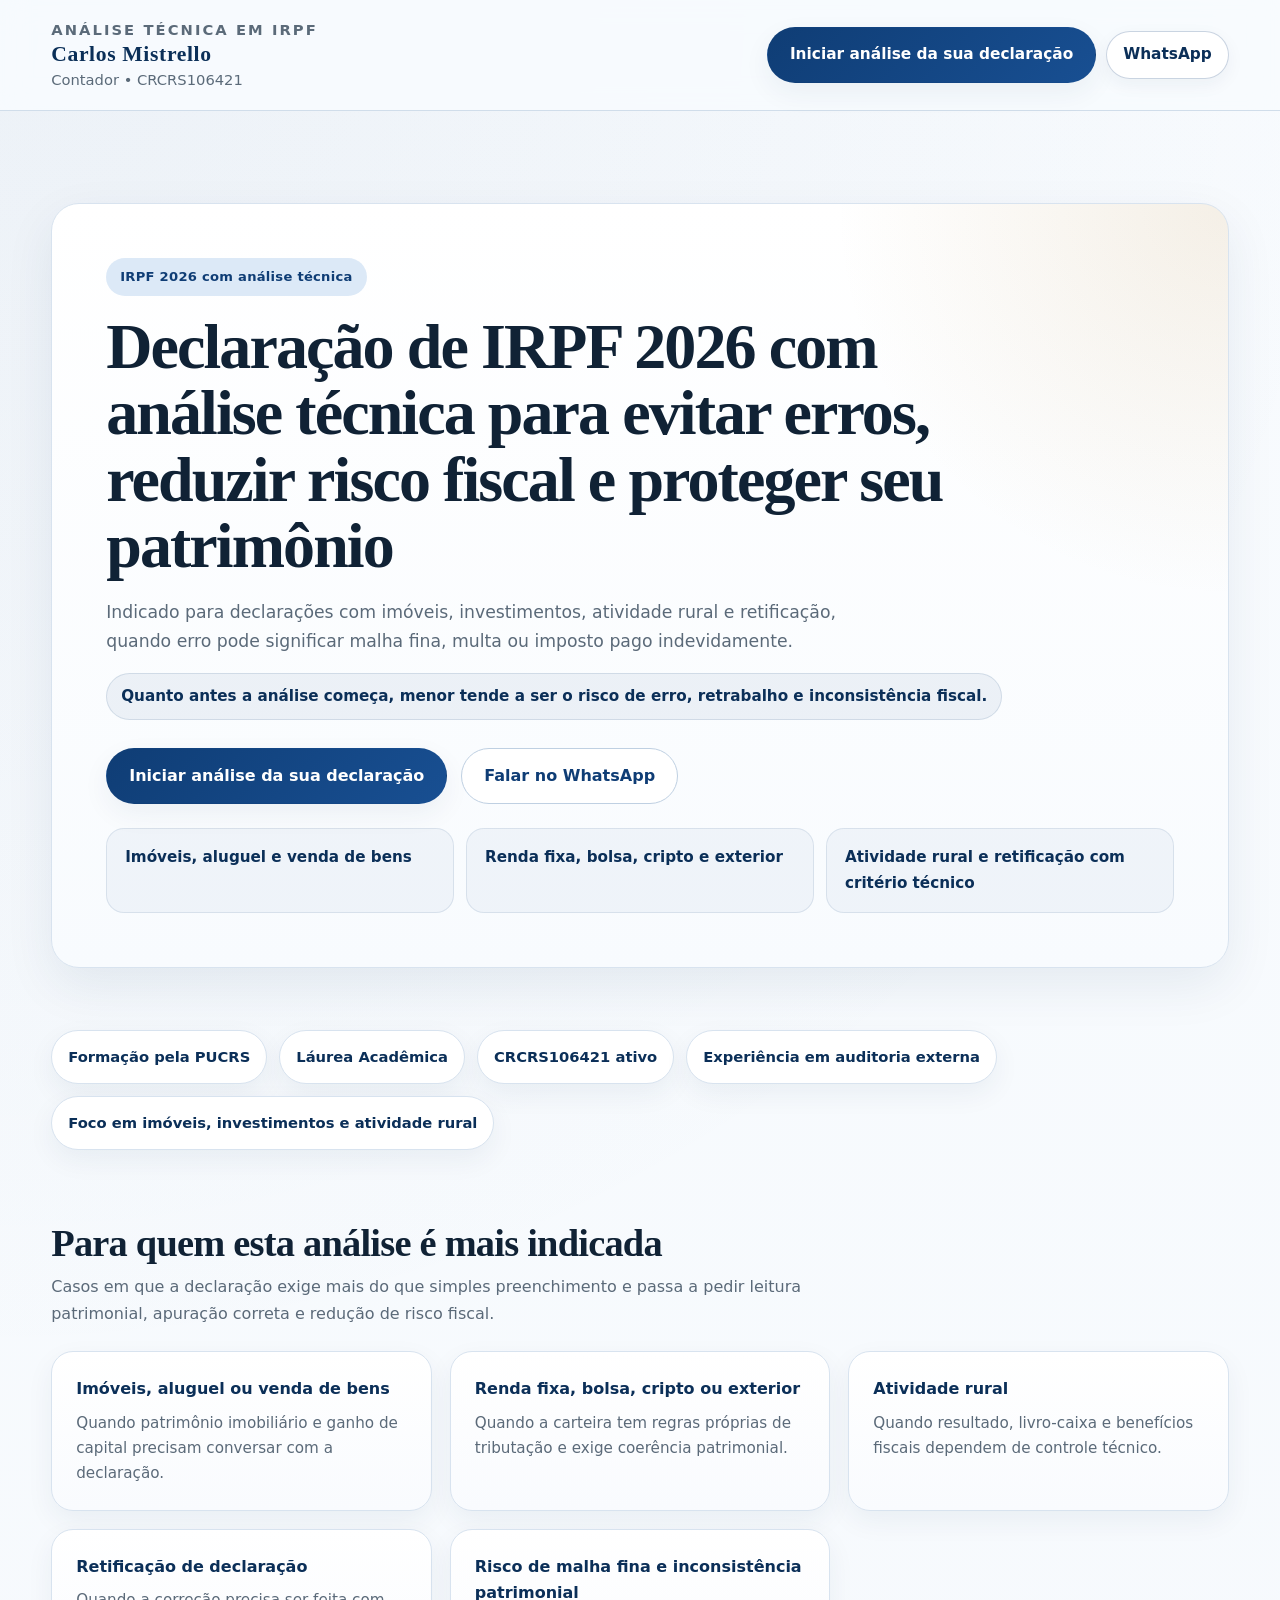
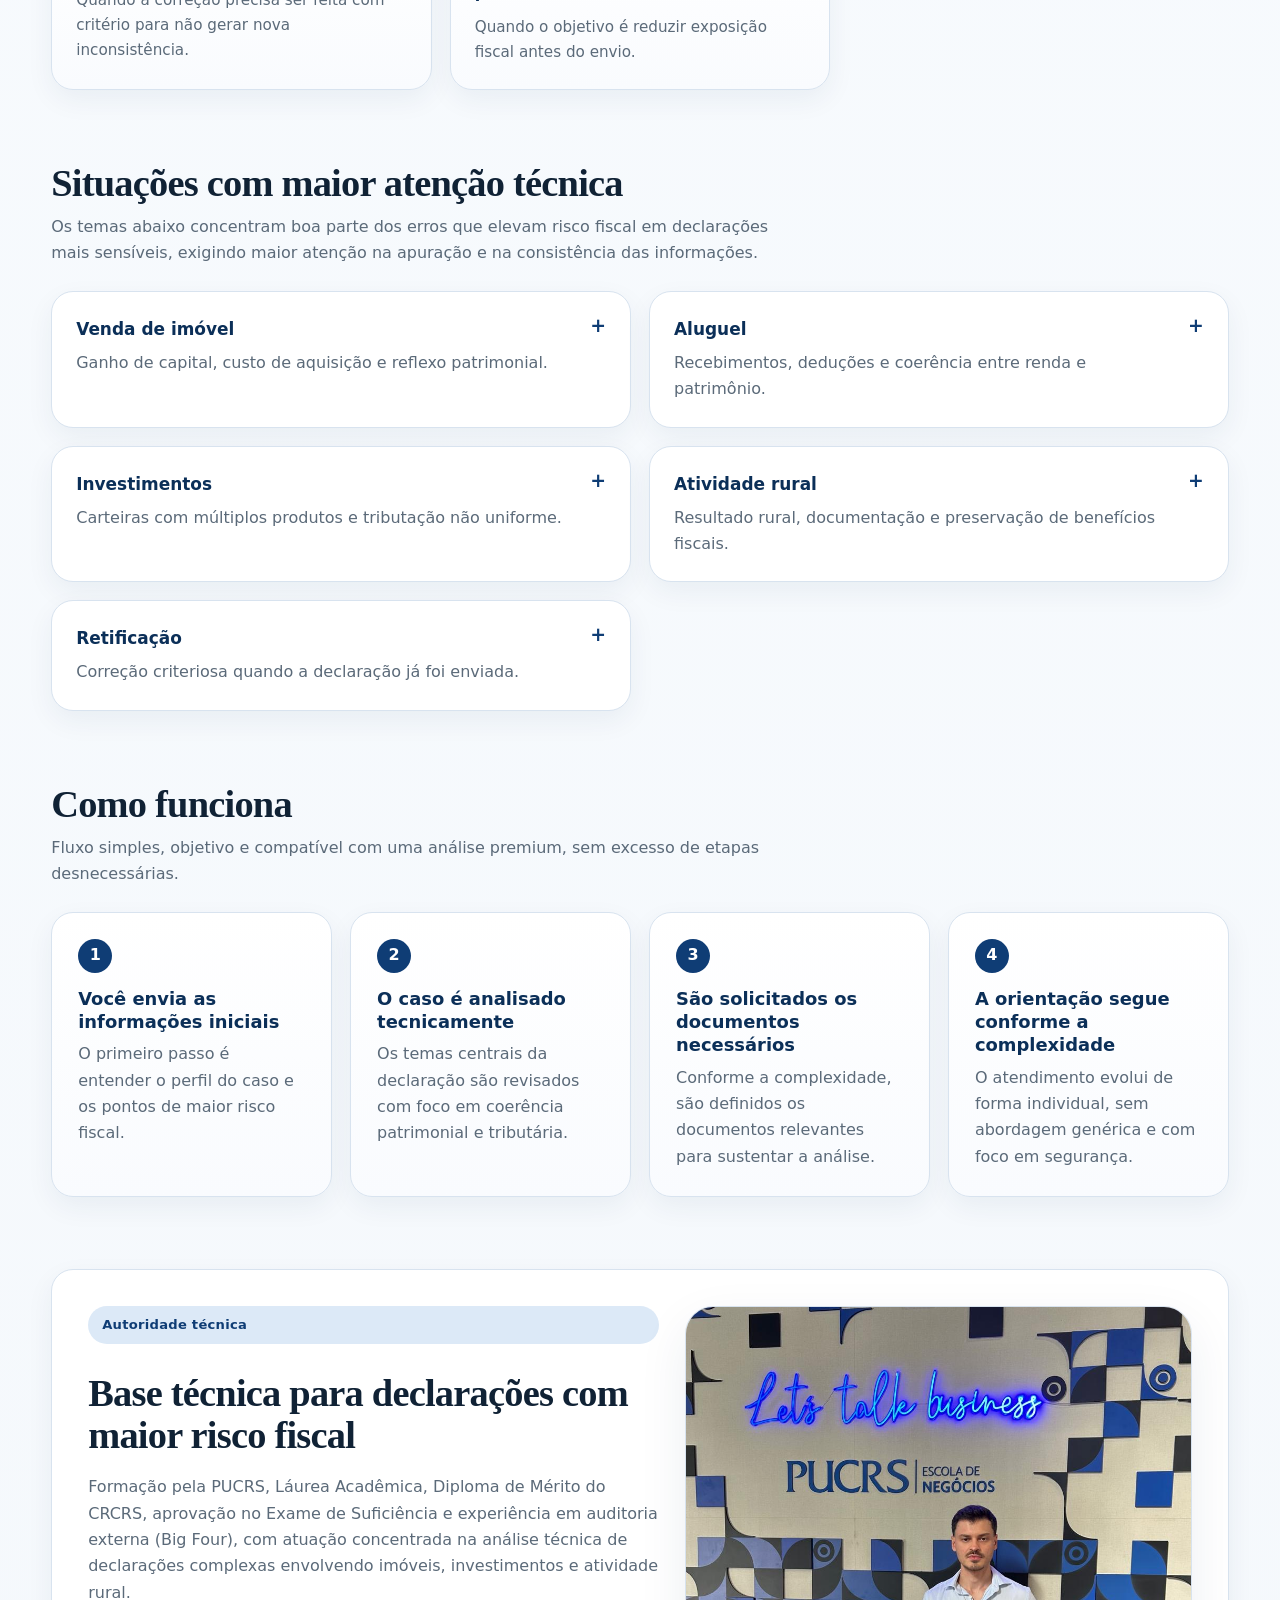
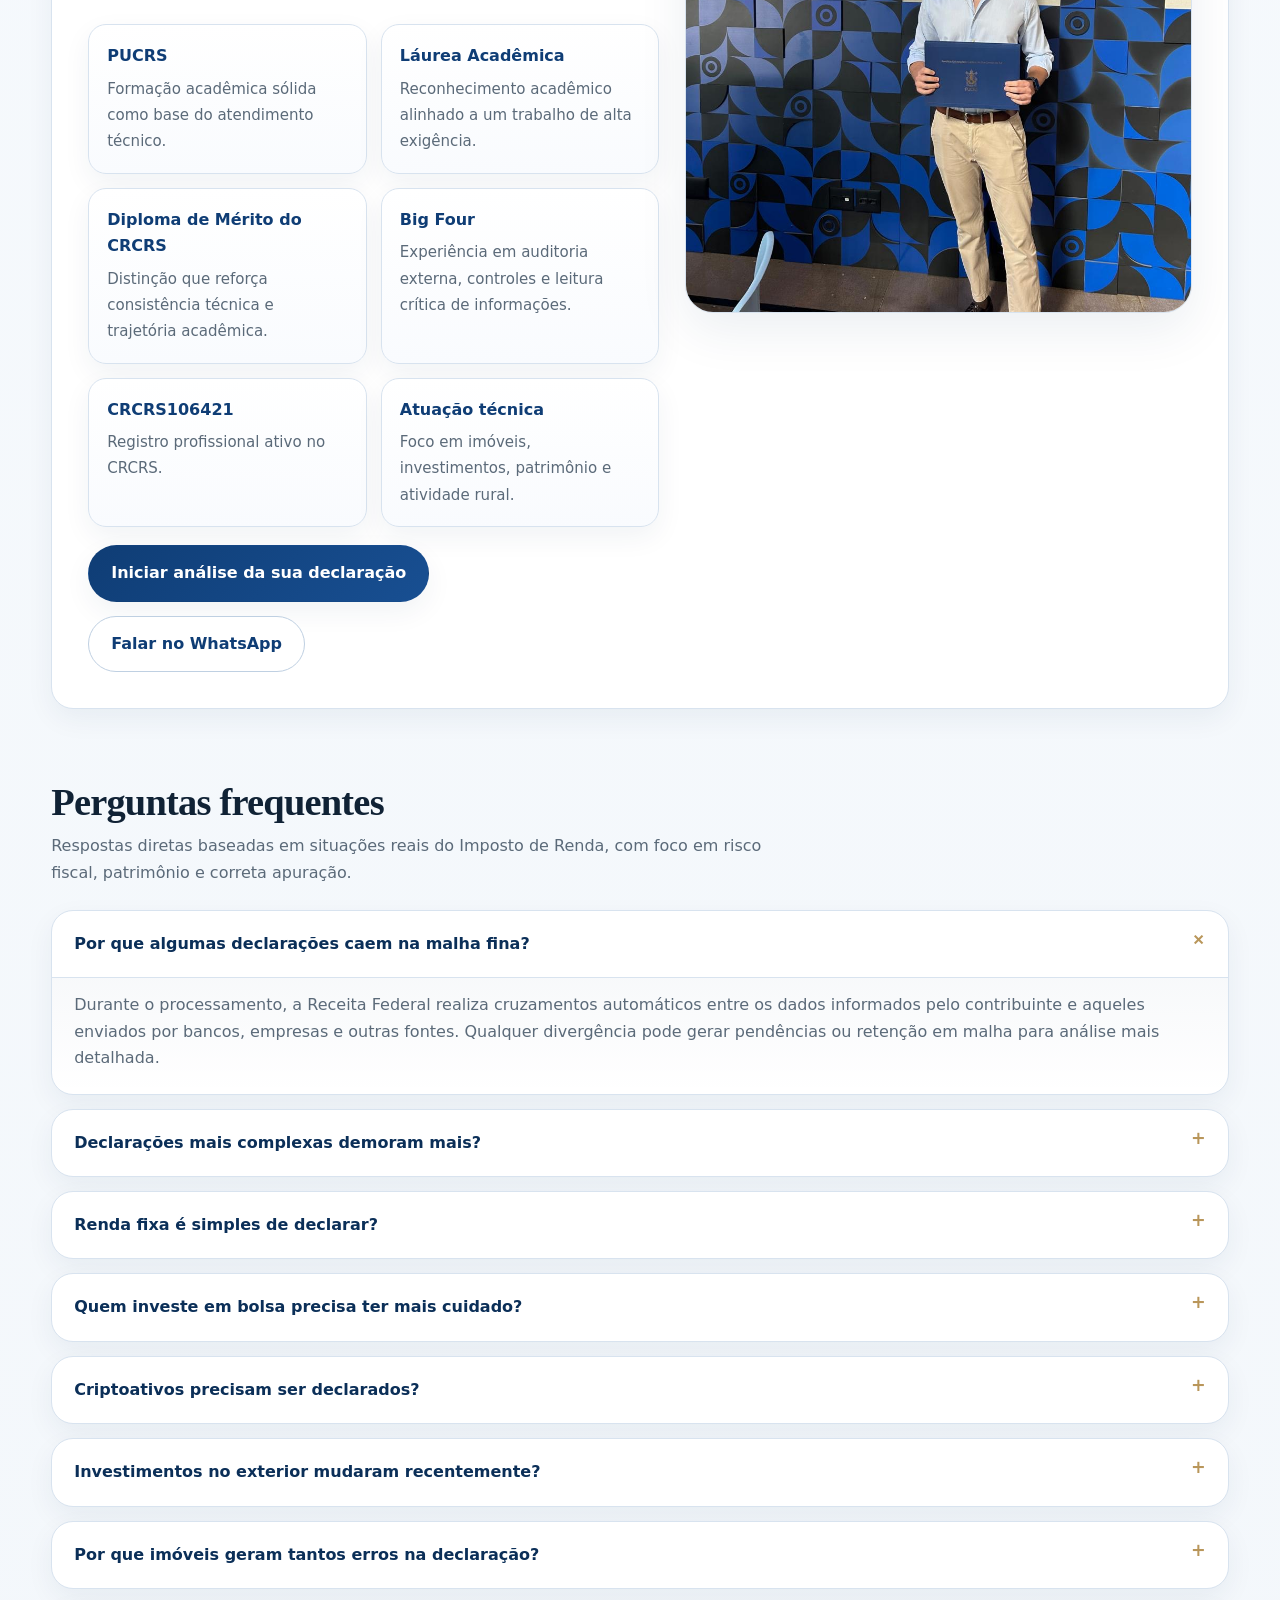
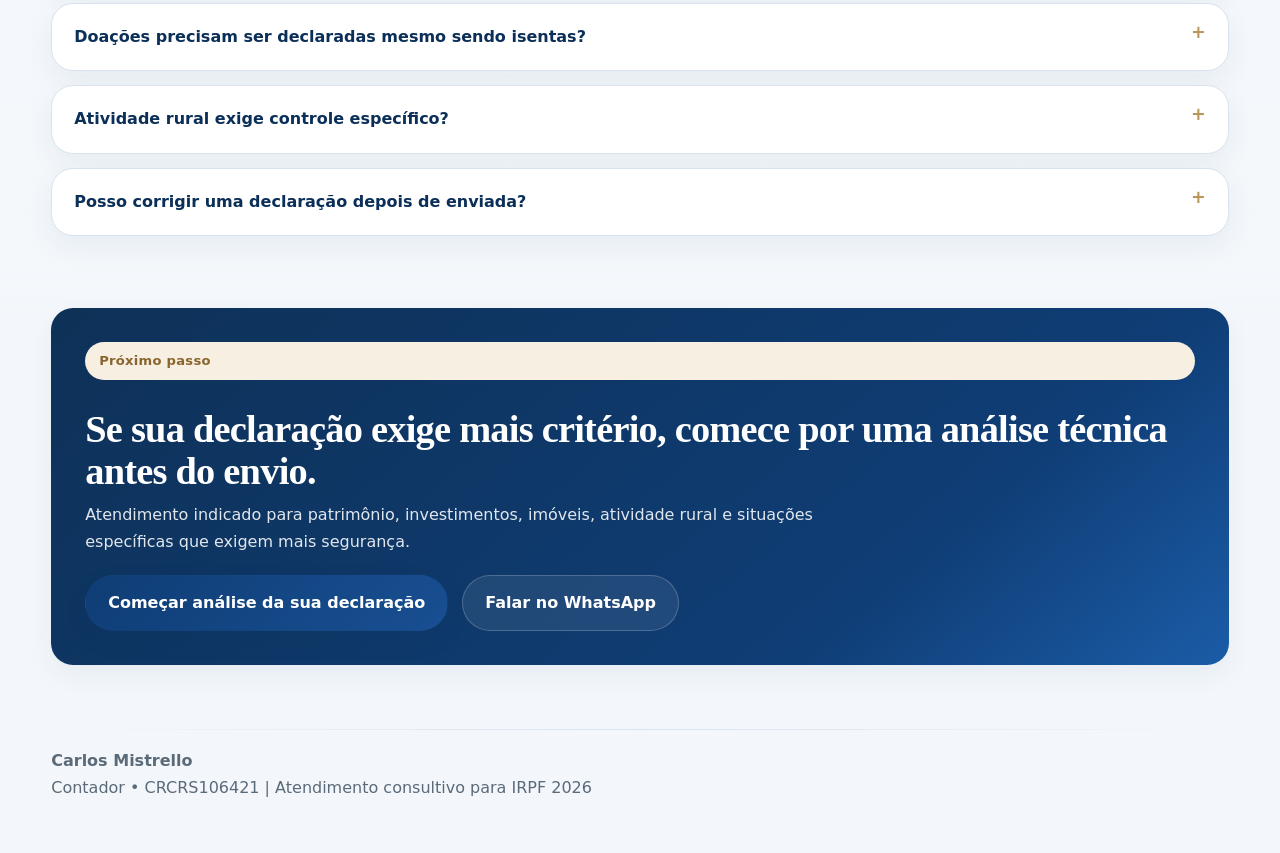
<file: index.html>
<!DOCTYPE html>
<html lang="pt-BR">
<head>
  <meta charset="UTF-8">
  <meta name="viewport" content="width=device-width, initial-scale=1.0">
  <title>IRPF 2026 | Carlos Mistrello</title>
  <meta name="description" content="Análise técnica para IRPF 2026 com foco em imóveis, investimentos, atividade rural e retificação. Reduza risco de malha fina, multa e imposto pago indevidamente.">
  <link rel="stylesheet" href="site.css">

  <!-- Google tag (gtag.js) -->
<script async src="https://www.googletagmanager.com/gtag/js?id=AW-18034457880"></script>
<script>
  window.dataLayer = window.dataLayer || [];
  function gtag(){dataLayer.push(arguments);}
  gtag('js', new Date());

  gtag('config', 'AW-18034457880');
</script>
  
</head>
<body>
  <header class="site-header">
    <div class="container site-header-inner">
      <a class="brand brand-premium" href="index.html" aria-label="Página inicial de Carlos Mistrello">
        <span class="brand-overline">Análise Técnica em IRPF</span>
        <strong>Carlos Mistrello</strong>
        <span class="brand-subtitle">Contador • CRCRS106421</span>
      </a>

      <nav class="site-nav site-nav--compact" aria-label="CTAs principais">
        <a class="btn btn-primary"
   href="https://forms.gle/5CNipjNFndQSJ82i8"
   target="_blank"
   rel="noopener noreferrer"
   onclick="gtag('event','conversion',{'send_to':'AW-18034457880/S8RoCI7vqY4cEJj6v5dD','value':1.0,'currency':'BRL'});">
   Iniciar análise da sua declaração
</a>
        <a class="btn btn-secondary btn-header-secondary"
   href="https://wa.me/5551991640212?text=Olá,%20vim%20pelo%20site%20sobre%20IRPF%202026%20e%20quero%20fazer%20minha%20declaração"
   target="_blank"
   rel="noopener noreferrer"
   onclick="gtag('event','conversion',{'send_to':'AW-18034457880/M1x0CJHvqY4cEJj6v5dD','value':1.0,'currency':'BRL'});">
   WhatsApp
</a>
      </nav>
    </div>
  </header>

  <main>
    <section class="hero landing-hero">
      <div class="container">
        <div class="panel hero-panel hero-single">
          <span class="eyebrow">IRPF 2026 com análise técnica</span>
          <h1>Declaração de IRPF 2026 com análise técnica para evitar erros, reduzir risco fiscal e proteger seu patrimônio</h1>
          <p class="lead hero-compact-copy">Indicado para declarações com imóveis, investimentos, atividade rural e retificação, quando erro pode significar malha fina, multa ou imposto pago indevidamente.</p>
          <p class="hero-urgency">Quanto antes a análise começa, menor tende a ser o risco de erro, retrabalho e inconsistência fiscal.</p>

          <div class="btn-row hero-cta-row">
            <a class="btn btn-primary" href="https://forms.gle/5CNipjNFndQSJ82i8" target="_blank" rel="noopener noreferrer">Iniciar análise da sua declaração</a>
            <a class="btn btn-secondary" href="https://wa.me/message/TVHU6T4XL5IWO1" target="_blank" rel="noopener noreferrer">Falar no WhatsApp</a>
          </div>

          <div class="hero-benefits">
            <div class="hero-benefit">Imóveis, aluguel e venda de bens</div>
            <div class="hero-benefit">Renda fixa, bolsa, cripto e exterior</div>
            <div class="hero-benefit">Atividade rural e retificação com critério técnico</div>
          </div>
        </div>
      </div>
    </section>

    <section>
      <div class="container">
        <div class="proof-ribbon" aria-label="Faixa de credibilidade">
          <div class="proof-item">Formação pela PUCRS</div>
          <div class="proof-item">Láurea Acadêmica</div>
          <div class="proof-item">CRCRS106421 ativo</div>
          <div class="proof-item">Experiência em auditoria externa</div>
          <div class="proof-item">Foco em imóveis, investimentos e atividade rural</div>
        </div>
      </div>
    </section>

    <section id="para-quem">
      <div class="container">
        <div class="section-head">
          <h2>Para quem esta análise é mais indicada</h2>
          <p>Casos em que a declaração exige mais do que simples preenchimento e passa a pedir leitura patrimonial, apuração correta e redução de risco fiscal.</p>
        </div>

        <div class="audience-grid">
          <article class="audience-card">
            <strong>Imóveis, aluguel ou venda de bens</strong>
            <p>Quando patrimônio imobiliário e ganho de capital precisam conversar com a declaração.</p>
          </article>

          <article class="audience-card">
            <strong>Renda fixa, bolsa, cripto ou exterior</strong>
            <p>Quando a carteira tem regras próprias de tributação e exige coerência patrimonial.</p>
          </article>

          <article class="audience-card">
            <strong>Atividade rural</strong>
            <p>Quando resultado, livro-caixa e benefícios fiscais dependem de controle técnico.</p>
          </article>

          <article class="audience-card">
            <strong>Retificação de declaração</strong>
            <p>Quando a correção precisa ser feita com critério para não gerar nova inconsistência.</p>
          </article>

          <article class="audience-card">
            <strong>Risco de malha fina e inconsistência patrimonial</strong>
            <p>Quando o objetivo é reduzir exposição fiscal antes do envio.</p>
          </article>
        </div>
      </div>
    </section>

    <section id="situacoes">
      <div class="container">
        <div class="section-head">
          <h2>Situações com maior atenção técnica</h2>
          <p>Os temas abaixo concentram boa parte dos erros que elevam risco fiscal em declarações mais sensíveis, exigindo maior atenção na apuração e na consistência das informações.</p>
        </div>

        <div class="attention-grid">
          <details class="attention-card">
            <summary>
              <div>
                <strong>Venda de imóvel</strong>
                <p>Ganho de capital, custo de aquisição e reflexo patrimonial.</p>
              </div>
              <span class="attention-toggle">+</span>
            </summary>
            <div class="attention-copy">
              <p>Quando a operação envolve histórico patrimonial, documentação antiga, benfeitorias ou isenções, uma revisão técnica reduz o risco de apuração incorreta e de imposto pago indevidamente.</p>
              <div class="pill-list">
                <span>Ganho de capital</span>
                <span>Patrimônio</span>
                <span>Risco fiscal</span>
              </div>
            </div>
          </details>

          <details class="attention-card">
            <summary>
              <div>
                <strong>Aluguel</strong>
                <p>Recebimentos, deduções e coerência entre renda e patrimônio.</p>
              </div>
              <span class="attention-toggle">+</span>
            </summary>
            <div class="attention-copy">
              <p>Aluguel costuma gerar inconsistência quando o rendimento declarado não conversa com o imóvel informado, com o tratamento mensal adotado ou com a evolução patrimonial apresentada.</p>
              <div class="pill-list">
                <span>Carnê-leão</span>
                <span>Rendimentos</span>
                <span>Patrimônio</span>
              </div>
            </div>
          </details>

          <details class="attention-card">
            <summary>
              <div>
                <strong>Investimentos</strong>
                <p>Carteiras com múltiplos produtos e tributação não uniforme.</p>
              </div>
              <span class="attention-toggle">+</span>
            </summary>
            <div class="attention-copy">
              <p>Renda fixa, bolsa, criptoativos e exterior exigem leitura integrada de saldos, rendimentos, apuração e patrimônio. O erro costuma aparecer na falta de coerência entre essas peças.</p>
              <div class="pill-list">
                <span>Renda fixa</span>
                <span>Bolsa</span>
                <span>Exterior</span>
              </div>
            </div>
          </details>

          <details class="attention-card">
            <summary>
              <div>
                <strong>Atividade rural</strong>
                <p>Resultado rural, documentação e preservação de benefícios fiscais.</p>
              </div>
              <span class="attention-toggle">+</span>
            </summary>
            <div class="attention-copy">
              <p>Quando livro-caixa, receitas, despesas e bens ligados à atividade não estão organizados, o risco de perda de benefício fiscal e de inconsistência patrimonial cresce de forma relevante.</p>
              <div class="pill-list">
                <span>Livro-caixa</span>
                <span>Prejuízos</span>
                <span>Benefícios fiscais</span>
              </div>
            </div>
          </details>

          <details class="attention-card">
            <summary>
              <div>
                <strong>Retificação</strong>
                <p>Correção criteriosa quando a declaração já foi enviada.</p>
              </div>
              <span class="attention-toggle">+</span>
            </summary>
            <div class="attention-copy">
              <p>Retificar não é apenas substituir uma informação. A correção precisa ser feita com critério para evitar que um erro isolado gere nova inconsistência em outras fichas ou no patrimônio.</p>
              <div class="pill-list">
                <span>Correção estratégica</span>
                <span>Coerência histórica</span>
                <span>Risco reduzido</span>
              </div>
            </div>
          </details>
        </div>
      </div>
    </section>

    <section id="como-funciona">
      <div class="container">
        <div class="section-head">
          <h2>Como funciona</h2>
          <p>Fluxo simples, objetivo e compatível com uma análise premium, sem excesso de etapas desnecessárias.</p>
        </div>

        <div class="process-grid">
          <article class="process-card">
            <span class="step-no">1</span>
            <h3>Você envia as informações iniciais</h3>
            <p>O primeiro passo é entender o perfil do caso e os pontos de maior risco fiscal.</p>
          </article>

          <article class="process-card">
            <span class="step-no">2</span>
            <h3>O caso é analisado tecnicamente</h3>
            <p>Os temas centrais da declaração são revisados com foco em coerência patrimonial e tributária.</p>
          </article>

          <article class="process-card">
            <span class="step-no">3</span>
            <h3>São solicitados os documentos necessários</h3>
            <p>Conforme a complexidade, são definidos os documentos relevantes para sustentar a análise.</p>
          </article>

          <article class="process-card">
            <span class="step-no">4</span>
            <h3>A orientação segue conforme a complexidade</h3>
            <p>O atendimento evolui de forma individual, sem abordagem genérica e com foco em segurança.</p>
          </article>
        </div>
      </div>
    </section>

    <section id="autoridade">
      <div class="container">
        <div class="authority-box authority-premium">
          <div class="authority-premium-grid">
            <div class="authority-copy">
              <div class="section-head" style="margin-bottom:0;">
                <span class="eyebrow">Autoridade técnica</span>
                <h2>Base técnica para declarações com maior risco fiscal</h2>
              </div>

              <p>Formação pela PUCRS, Láurea Acadêmica, Diploma de Mérito do CRCRS, aprovação no Exame de Suficiência e experiência em auditoria externa (Big Four), com atuação concentrada na análise técnica de declarações complexas envolvendo imóveis, investimentos e atividade rural.</p>

              <div class="credential-cluster">
                <div class="credential-card">
                  <strong>PUCRS</strong>
                  <span>Formação acadêmica sólida como base do atendimento técnico.</span>
                </div>
                <div class="credential-card">
                  <strong>Láurea Acadêmica</strong>
                  <span>Reconhecimento acadêmico alinhado a um trabalho de alta exigência.</span>
                </div>
                <div class="credential-card">
                  <strong>Diploma de Mérito do CRCRS</strong>
                  <span>Distinção que reforça consistência técnica e trajetória acadêmica.</span>
                </div>
                <div class="credential-card">
                  <strong>Big Four</strong>
                  <span>Experiência em auditoria externa, controles e leitura crítica de informações.</span>
                </div>
                <div class="credential-card">
                  <strong>CRCRS106421</strong>
                  <span>Registro profissional ativo no CRCRS.</span>
                </div>
                <div class="credential-card">
                  <strong>Atuação técnica</strong>
                  <span>Foco em imóveis, investimentos, patrimônio e atividade rural.</span>
                </div>
              </div>

              <div class="btn-row">
                <a class="btn btn-primary" href="https://forms.gle/5CNipjNFndQSJ82i8" target="_blank" rel="noopener noreferrer">Iniciar análise da sua declaração</a>
                <a class="btn btn-secondary" href="https://wa.me/message/TVHU6T4XL5IWO1" target="_blank" rel="noopener noreferrer">Falar no WhatsApp</a>
              </div>
            </div>

            <div class="authority-side">
              <div class="photo-card panel">
                <img src="minha%20imagem%20-%20versao%20boa.JPG" alt="Carlos Mistrello contador especializado em IRPF 2026">
              </div>
            </div>
          </div>
        </div>
      </div>
    </section>

    <section id="faq">
      <div class="container">
        <div class="section-head">
          <h2>Perguntas frequentes</h2>
          <p>Respostas diretas baseadas em situações reais do Imposto de Renda, com foco em risco fiscal, patrimônio e correta apuração.</p>
        </div>

        <div class="faq-accordion">
          <details class="faq-panel" open>
            <summary><span>Por que algumas declarações caem na malha fina?</span><span>+</span></summary>
            <div class="faq-answer">
              <p>Durante o processamento, a Receita Federal realiza cruzamentos automáticos entre os dados informados pelo contribuinte e aqueles enviados por bancos, empresas e outras fontes. Qualquer divergência pode gerar pendências ou retenção em malha para análise mais detalhada.</p>
            </div>
          </details>

          <details class="faq-panel">
            <summary><span>Declarações mais complexas demoram mais?</span><span>+</span></summary>
            <div class="faq-answer">
              <p>Sim. Declarações com múltiplas fontes de renda, patrimônio elevado, investimentos, atividade rural ou deduções relevantes passam por mais verificações e podem levar semanas ou meses para processamento completo.</p>
            </div>
          </details>

          <details class="faq-panel">
            <summary><span>Renda fixa é simples de declarar?</span><span>+</span></summary>
            <div class="faq-answer">
              <p>Não. Apesar do nome, a renda fixa possui diferentes regras de tributação, alíquotas regressivas e tratamentos específicos conforme o tipo de investimento. Muitos erros ocorrem por assumir que o processo é automático ou padronizado.</p>
            </div>
          </details>

          <details class="faq-panel">
            <summary><span>Quem investe em bolsa precisa ter mais cuidado?</span><span>+</span></summary>
            <div class="faq-answer">
              <p>Sim. Diferente da renda fixa, na renda variável o próprio contribuinte é responsável por controlar operações, calcular resultados, apurar imposto e gerar DARF mensalmente. Erros nesse processo podem gerar multas e perda de benefícios fiscais.</p>
            </div>
          </details>

          <details class="faq-panel">
            <summary><span>Criptoativos precisam ser declarados?</span><span>+</span></summary>
            <div class="faq-answer">
              <p>Sim. Criptoativos são tratados como bens e devem ser informados na ficha de Bens e Direitos quando o contribuinte já estiver obrigado a declarar e o valor de aquisição atingir o limite estabelecido pela Receita.</p>
            </div>
          </details>

          <details class="faq-panel">
            <summary><span>Investimentos no exterior mudaram recentemente?</span><span>+</span></summary>
            <div class="faq-answer">
              <p>Sim. A legislação foi alterada e eliminou benefícios antigos, como isenções específicas, além de modificar regras de tributação e compensação de prejuízos. Isso aumentou a necessidade de controle e planejamento.</p>
            </div>
          </details>

          <details class="faq-panel">
            <summary><span>Por que imóveis geram tantos erros na declaração?</span><span>+</span></summary>
            <div class="faq-answer">
              <p>Imóveis concentram grande parte do patrimônio e possuem diversas regras específicas, como valor de aquisição, ganho de capital, aluguel e códigos corretos. Erros podem gerar multas relevantes e autuações anos depois.</p>
            </div>
          </details>

          <details class="faq-panel">
            <summary><span>Doações precisam ser declaradas mesmo sendo isentas?</span><span>+</span></summary>
            <div class="faq-answer">
              <p>Sim. A isenção não elimina a obrigação de informar. Doações representam aumento patrimonial e devem ser declaradas corretamente para evitar inconsistências na evolução patrimonial.</p>
            </div>
          </details>

          <details class="faq-panel">
            <summary><span>Atividade rural exige controle específico?</span><span>+</span></summary>
            <div class="faq-answer">
              <p>Sim. A atividade rural possui regras próprias, incluindo livro-caixa, apuração de resultado e possibilidade de compensação de prejuízos. A falta de controle pode gerar perda de benefícios fiscais e autuações.</p>
            </div>
          </details>

          <details class="faq-panel">
            <summary><span>Posso corrigir uma declaração depois de enviada?</span><span>+</span></summary>
            <div class="faq-answer">
              <p>Sim. A declaração pode ser retificada caso haja erro ou omissão. No entanto, a correção deve ser feita com critério, pois a Receita mantém prazo de até 5 anos para revisão das informações.</p>
            </div>
          </details>
        </div>
      </div>
    </section>

    <section>
      <div class="container">
        <div class="cta-box">
          <div class="section-head" style="margin-bottom:20px;">
            <span class="eyebrow eyebrow-accent">Próximo passo</span>
            <h2>Se sua declaração exige mais critério, comece por uma análise técnica antes do envio.</h2>
            <p>Atendimento indicado para patrimônio, investimentos, imóveis, atividade rural e situações específicas que exigem mais segurança.</p>
          </div>

          <div class="btn-row">
            <a class="btn btn-primary" href="https://forms.gle/5CNipjNFndQSJ82i8" target="_blank" rel="noopener noreferrer">Começar análise da sua declaração</a>
            <a class="btn btn-ghost" href="https://wa.me/message/TVHU6T4XL5IWO1" target="_blank" rel="noopener noreferrer">Falar no WhatsApp</a>
          </div>
        </div>
      </div>
    </section>
  </main>

  <footer class="footer">
    <div class="container">
      <div class="footer-bar"></div>
      <p><strong>Carlos Mistrello</strong><br>Contador • CRCRS106421 | Atendimento consultivo para IRPF 2026</p>
    </div>
  </footer>
</body>
</html>
</file>
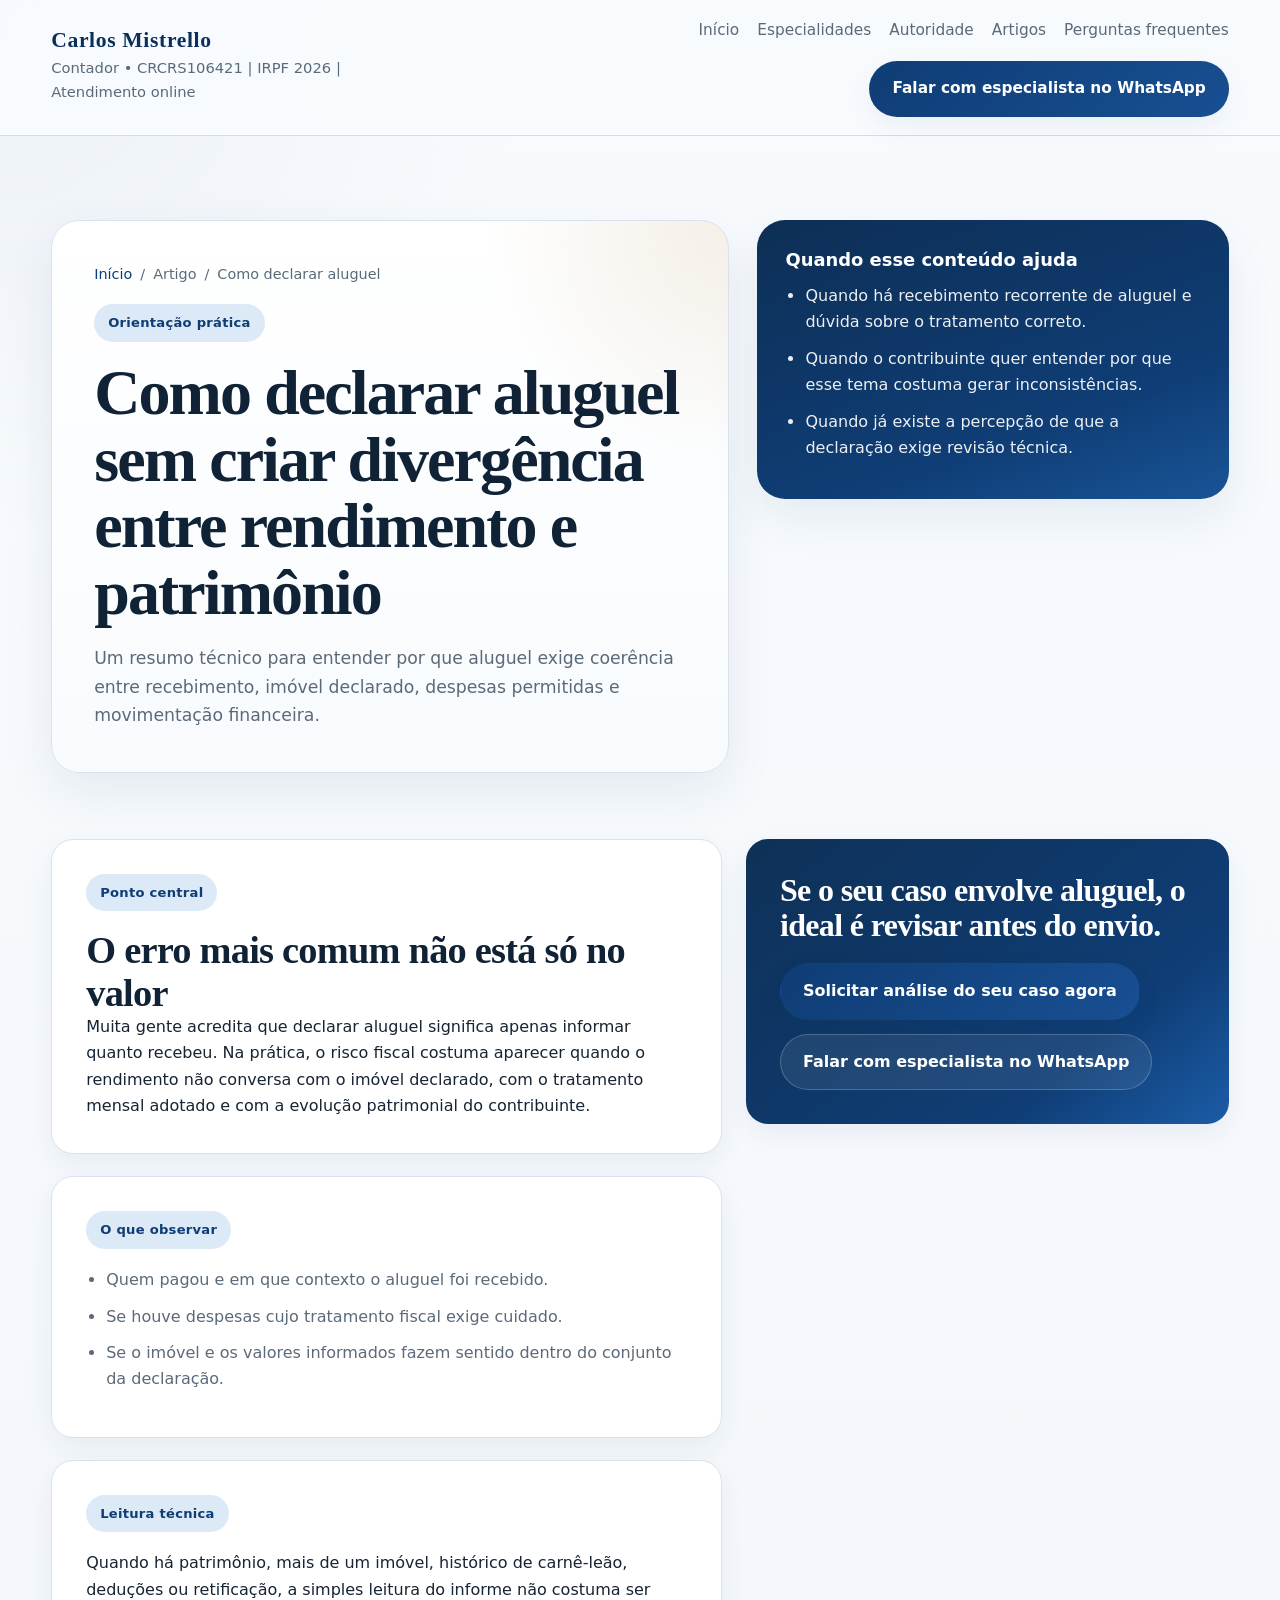
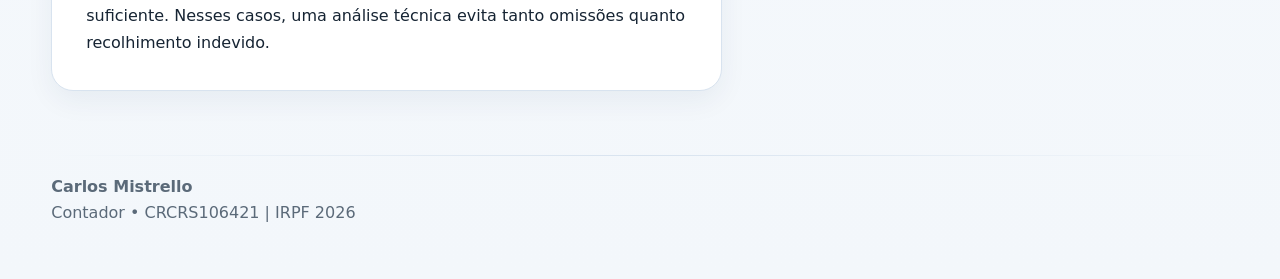
<file: como-declarar-aluguel.html>
<!DOCTYPE html>
<html lang="pt-BR">
<head>
  <meta charset="UTF-8">
  <meta name="viewport" content="width=device-width, initial-scale=1.0">
  <title>Como declarar aluguel | IRPF 2026</title>
  <meta name="description" content="Orientação prática sobre declaração de aluguel no IRPF 2026, com foco em risco fiscal, patrimônio e análise técnica.">
  <link rel="stylesheet" href="site.css">
</head>
<body>
  <header class="site-header">
    <div class="container site-header-inner">
      <a class="brand" href="index.html">
        <strong>Carlos Mistrello</strong>
        <span>Contador • CRCRS106421 | IRPF 2026 | Atendimento online</span>
      </a>
      <nav class="site-nav" aria-label="Navegação principal">
        <a href="index.html">Início</a>
        <a href="index.html#especialidades">Especialidades</a>
        <a href="index.html#autoridade">Autoridade</a>
        <a href="index.html#artigos">Artigos</a>
        <a href="index.html#faq">Perguntas frequentes</a>
        <a class="btn btn-primary" href="https://wa.me/message/TVHU6T4XL5IWO1" target="_blank" rel="noopener noreferrer">Falar com especialista no WhatsApp</a>
      </nav>
    </div>
  </header>

  <main>
    <section class="topic-hero">
      <div class="container hero-grid">
        <div class="panel hero-panel">
          <div class="breadcrumb"><a href="index.html">Início</a><span>/</span><span>Artigo</span><span>/</span><span>Como declarar aluguel</span></div>
          <span class="eyebrow">Orientação prática</span>
          <h1>Como declarar aluguel sem criar divergência entre rendimento e patrimônio</h1>
          <p class="lead">Um resumo técnico para entender por que aluguel exige coerência entre recebimento, imóvel declarado, despesas permitidas e movimentação financeira.</p>
        </div>

        <aside class="panel side-panel">
          <h3 style="margin-bottom:12px;">Quando esse conteúdo ajuda</h3>
          <ul class="bullet-list">
            <li>Quando há recebimento recorrente de aluguel e dúvida sobre o tratamento correto.</li>
            <li>Quando o contribuinte quer entender por que esse tema costuma gerar inconsistências.</li>
            <li>Quando já existe a percepção de que a declaração exige revisão técnica.</li>
          </ul>
        </aside>
      </div>
    </section>

    <section>
      <div class="container content-grid">
        <div class="content-stack">
          <article class="topic-box">
            <span class="eyebrow">Ponto central</span>
            <h2>O erro mais comum não está só no valor</h2>
            <p>Muita gente acredita que declarar aluguel significa apenas informar quanto recebeu. Na prática, o risco fiscal costuma aparecer quando o rendimento não conversa com o imóvel declarado, com o tratamento mensal adotado e com a evolução patrimonial do contribuinte.</p>
          </article>

          <article class="topic-box">
            <span class="eyebrow">O que observar</span>
            <ul class="bullet-list">
              <li>Quem pagou e em que contexto o aluguel foi recebido.</li>
              <li>Se houve despesas cujo tratamento fiscal exige cuidado.</li>
              <li>Se o imóvel e os valores informados fazem sentido dentro do conjunto da declaração.</li>
            </ul>
          </article>

          <article class="topic-box">
            <span class="eyebrow">Leitura técnica</span>
            <p>Quando há patrimônio, mais de um imóvel, histórico de carnê-leão, deduções ou retificação, a simples leitura do informe não costuma ser suficiente. Nesses casos, uma análise técnica evita tanto omissões quanto recolhimento indevido.</p>
          </article>
        </div>

        <aside class="aside-stack">
          <article class="cta-box">
            <h2 style="font-size:2rem;">Se o seu caso envolve aluguel, o ideal é revisar antes do envio.</h2>
            <div class="btn-row" style="margin-top:20px;">
              <a class="btn btn-primary" href="https://forms.gle/5CNipjNFndQSJ82i8" target="_blank" rel="noopener noreferrer">Solicitar análise do seu caso agora</a>
              <a class="btn btn-ghost" href="https://wa.me/message/TVHU6T4XL5IWO1" target="_blank" rel="noopener noreferrer">Falar com especialista no WhatsApp</a>
            </div>
          </article>
        </aside>
      </div>
    </section>
  </main>

  <footer class="footer">
    <div class="container">
      <div class="footer-bar"></div>
      <p><strong>Carlos Mistrello</strong><br>Contador • CRCRS106421 | IRPF 2026</p>
    </div>
  </footer>
</body>
</html>
</file>
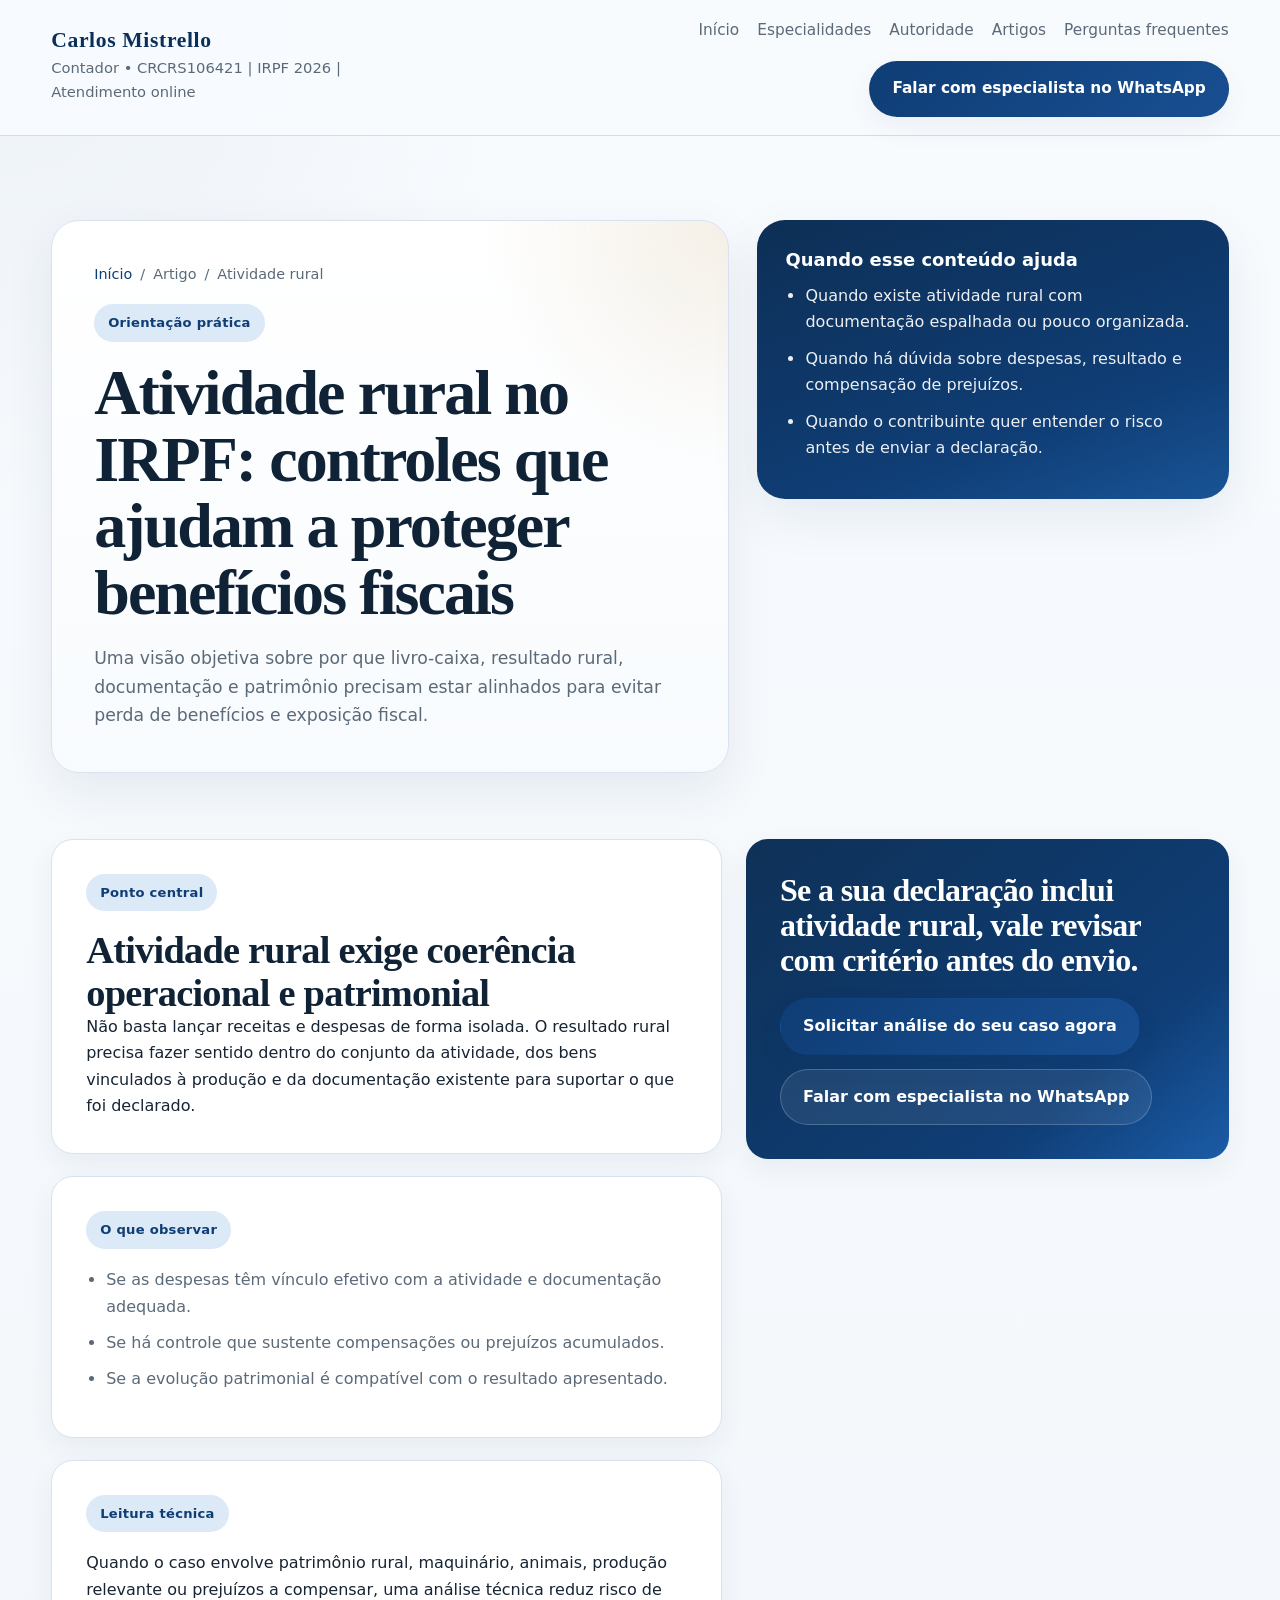
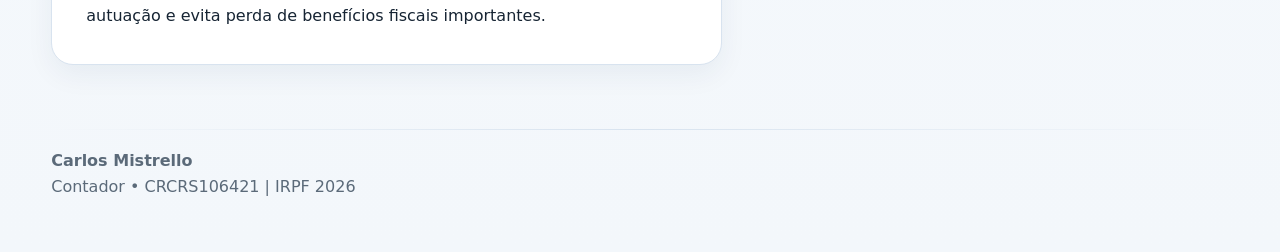
<file: como-declarar-atividade-rural.html>
<!DOCTYPE html>
<html lang="pt-BR">
<head>
  <meta charset="UTF-8">
  <meta name="viewport" content="width=device-width, initial-scale=1.0">
  <title>Atividade rural no IRPF 2026 | Orientação</title>
  <meta name="description" content="Orientação prática sobre atividade rural no IRPF 2026, com foco em resultado rural, benefícios fiscais e risco patrimonial.">
  <link rel="stylesheet" href="site.css">
</head>
<body>
  <header class="site-header">
    <div class="container site-header-inner">
      <a class="brand" href="index.html">
        <strong>Carlos Mistrello</strong>
        <span>Contador • CRCRS106421 | IRPF 2026 | Atendimento online</span>
      </a>
      <nav class="site-nav" aria-label="Navegação principal">
        <a href="index.html">Início</a>
        <a href="index.html#especialidades">Especialidades</a>
        <a href="index.html#autoridade">Autoridade</a>
        <a href="index.html#artigos">Artigos</a>
        <a href="index.html#faq">Perguntas frequentes</a>
        <a class="btn btn-primary" href="https://wa.me/message/TVHU6T4XL5IWO1" target="_blank" rel="noopener noreferrer">Falar com especialista no WhatsApp</a>
      </nav>
    </div>
  </header>

  <main>
    <section class="topic-hero">
      <div class="container hero-grid">
        <div class="panel hero-panel">
          <div class="breadcrumb"><a href="index.html">Início</a><span>/</span><span>Artigo</span><span>/</span><span>Atividade rural</span></div>
          <span class="eyebrow">Orientação prática</span>
          <h1>Atividade rural no IRPF: controles que ajudam a proteger benefícios fiscais</h1>
          <p class="lead">Uma visão objetiva sobre por que livro-caixa, resultado rural, documentação e patrimônio precisam estar alinhados para evitar perda de benefícios e exposição fiscal.</p>
        </div>

        <aside class="panel side-panel">
          <h3 style="margin-bottom:12px;">Quando esse conteúdo ajuda</h3>
          <ul class="bullet-list">
            <li>Quando existe atividade rural com documentação espalhada ou pouco organizada.</li>
            <li>Quando há dúvida sobre despesas, resultado e compensação de prejuízos.</li>
            <li>Quando o contribuinte quer entender o risco antes de enviar a declaração.</li>
          </ul>
        </aside>
      </div>
    </section>

    <section>
      <div class="container content-grid">
        <div class="content-stack">
          <article class="topic-box">
            <span class="eyebrow">Ponto central</span>
            <h2>Atividade rural exige coerência operacional e patrimonial</h2>
            <p>Não basta lançar receitas e despesas de forma isolada. O resultado rural precisa fazer sentido dentro do conjunto da atividade, dos bens vinculados à produção e da documentação existente para suportar o que foi declarado.</p>
          </article>

          <article class="topic-box">
            <span class="eyebrow">O que observar</span>
            <ul class="bullet-list">
              <li>Se as despesas têm vínculo efetivo com a atividade e documentação adequada.</li>
              <li>Se há controle que sustente compensações ou prejuízos acumulados.</li>
              <li>Se a evolução patrimonial é compatível com o resultado apresentado.</li>
            </ul>
          </article>

          <article class="topic-box">
            <span class="eyebrow">Leitura técnica</span>
            <p>Quando o caso envolve patrimônio rural, maquinário, animais, produção relevante ou prejuízos a compensar, uma análise técnica reduz risco de autuação e evita perda de benefícios fiscais importantes.</p>
          </article>
        </div>

        <aside class="aside-stack">
          <article class="cta-box">
            <h2 style="font-size:2rem;">Se a sua declaração inclui atividade rural, vale revisar com critério antes do envio.</h2>
            <div class="btn-row" style="margin-top:20px;">
              <a class="btn btn-primary" href="https://forms.gle/5CNipjNFndQSJ82i8" target="_blank" rel="noopener noreferrer">Solicitar análise do seu caso agora</a>
              <a class="btn btn-ghost" href="https://wa.me/message/TVHU6T4XL5IWO1" target="_blank" rel="noopener noreferrer">Falar com especialista no WhatsApp</a>
            </div>
          </article>
        </aside>
      </div>
    </section>
  </main>

  <footer class="footer">
    <div class="container">
      <div class="footer-bar"></div>
      <p><strong>Carlos Mistrello</strong><br>Contador • CRCRS106421 | IRPF 2026</p>
    </div>
  </footer>
</body>
</html>
</file>
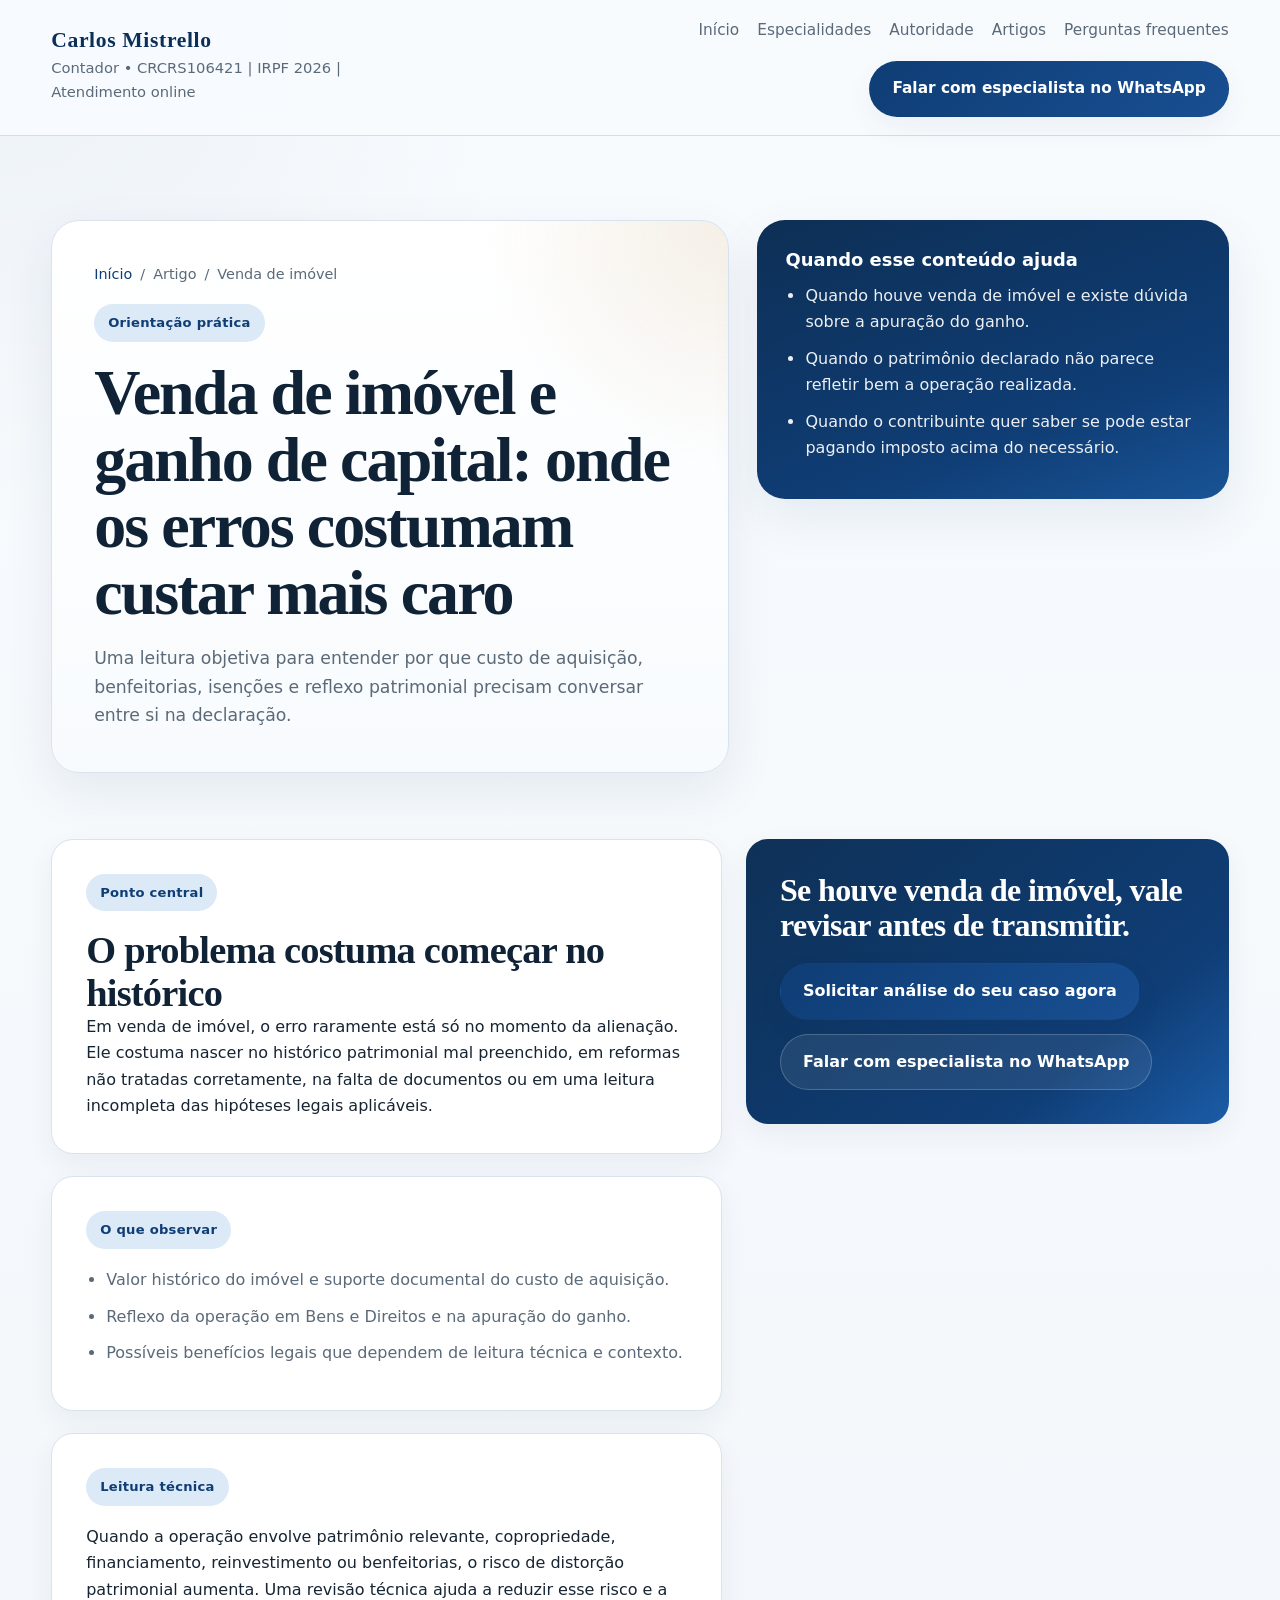
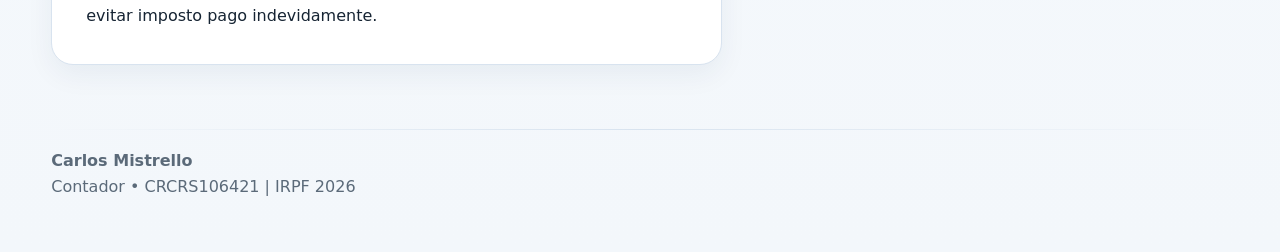
<file: como-declarar-venda-de-imovel.html>
<!DOCTYPE html>
<html lang="pt-BR">
<head>
  <meta charset="UTF-8">
  <meta name="viewport" content="width=device-width, initial-scale=1.0">
  <title>Venda de imóvel e ganho de capital | Orientação</title>
  <meta name="description" content="Orientação prática sobre venda de imóvel e ganho de capital no IRPF 2026, com foco em risco patrimonial e apuração correta.">
  <link rel="stylesheet" href="site.css">
</head>
<body>
  <header class="site-header">
    <div class="container site-header-inner">
      <a class="brand" href="index.html">
        <strong>Carlos Mistrello</strong>
        <span>Contador • CRCRS106421 | IRPF 2026 | Atendimento online</span>
      </a>
      <nav class="site-nav" aria-label="Navegação principal">
        <a href="index.html">Início</a>
        <a href="index.html#especialidades">Especialidades</a>
        <a href="index.html#autoridade">Autoridade</a>
        <a href="index.html#artigos">Artigos</a>
        <a href="index.html#faq">Perguntas frequentes</a>
        <a class="btn btn-primary" href="https://wa.me/message/TVHU6T4XL5IWO1" target="_blank" rel="noopener noreferrer">Falar com especialista no WhatsApp</a>
      </nav>
    </div>
  </header>

  <main>
    <section class="topic-hero">
      <div class="container hero-grid">
        <div class="panel hero-panel">
          <div class="breadcrumb"><a href="index.html">Início</a><span>/</span><span>Artigo</span><span>/</span><span>Venda de imóvel</span></div>
          <span class="eyebrow">Orientação prática</span>
          <h1>Venda de imóvel e ganho de capital: onde os erros costumam custar mais caro</h1>
          <p class="lead">Uma leitura objetiva para entender por que custo de aquisição, benfeitorias, isenções e reflexo patrimonial precisam conversar entre si na declaração.</p>
        </div>

        <aside class="panel side-panel">
          <h3 style="margin-bottom:12px;">Quando esse conteúdo ajuda</h3>
          <ul class="bullet-list">
            <li>Quando houve venda de imóvel e existe dúvida sobre a apuração do ganho.</li>
            <li>Quando o patrimônio declarado não parece refletir bem a operação realizada.</li>
            <li>Quando o contribuinte quer saber se pode estar pagando imposto acima do necessário.</li>
          </ul>
        </aside>
      </div>
    </section>

    <section>
      <div class="container content-grid">
        <div class="content-stack">
          <article class="topic-box">
            <span class="eyebrow">Ponto central</span>
            <h2>O problema costuma começar no histórico</h2>
            <p>Em venda de imóvel, o erro raramente está só no momento da alienação. Ele costuma nascer no histórico patrimonial mal preenchido, em reformas não tratadas corretamente, na falta de documentos ou em uma leitura incompleta das hipóteses legais aplicáveis.</p>
          </article>

          <article class="topic-box">
            <span class="eyebrow">O que observar</span>
            <ul class="bullet-list">
              <li>Valor histórico do imóvel e suporte documental do custo de aquisição.</li>
              <li>Reflexo da operação em Bens e Direitos e na apuração do ganho.</li>
              <li>Possíveis benefícios legais que dependem de leitura técnica e contexto.</li>
            </ul>
          </article>

          <article class="topic-box">
            <span class="eyebrow">Leitura técnica</span>
            <p>Quando a operação envolve patrimônio relevante, copropriedade, financiamento, reinvestimento ou benfeitorias, o risco de distorção patrimonial aumenta. Uma revisão técnica ajuda a reduzir esse risco e a evitar imposto pago indevidamente.</p>
          </article>
        </div>

        <aside class="aside-stack">
          <article class="cta-box">
            <h2 style="font-size:2rem;">Se houve venda de imóvel, vale revisar antes de transmitir.</h2>
            <div class="btn-row" style="margin-top:20px;">
              <a class="btn btn-primary" href="https://forms.gle/5CNipjNFndQSJ82i8" target="_blank" rel="noopener noreferrer">Solicitar análise do seu caso agora</a>
              <a class="btn btn-ghost" href="https://wa.me/message/TVHU6T4XL5IWO1" target="_blank" rel="noopener noreferrer">Falar com especialista no WhatsApp</a>
            </div>
          </article>
        </aside>
      </div>
    </section>
  </main>

  <footer class="footer">
    <div class="container">
      <div class="footer-bar"></div>
      <p><strong>Carlos Mistrello</strong><br>Contador • CRCRS106421 | IRPF 2026</p>
    </div>
  </footer>
</body>
</html>
</file>
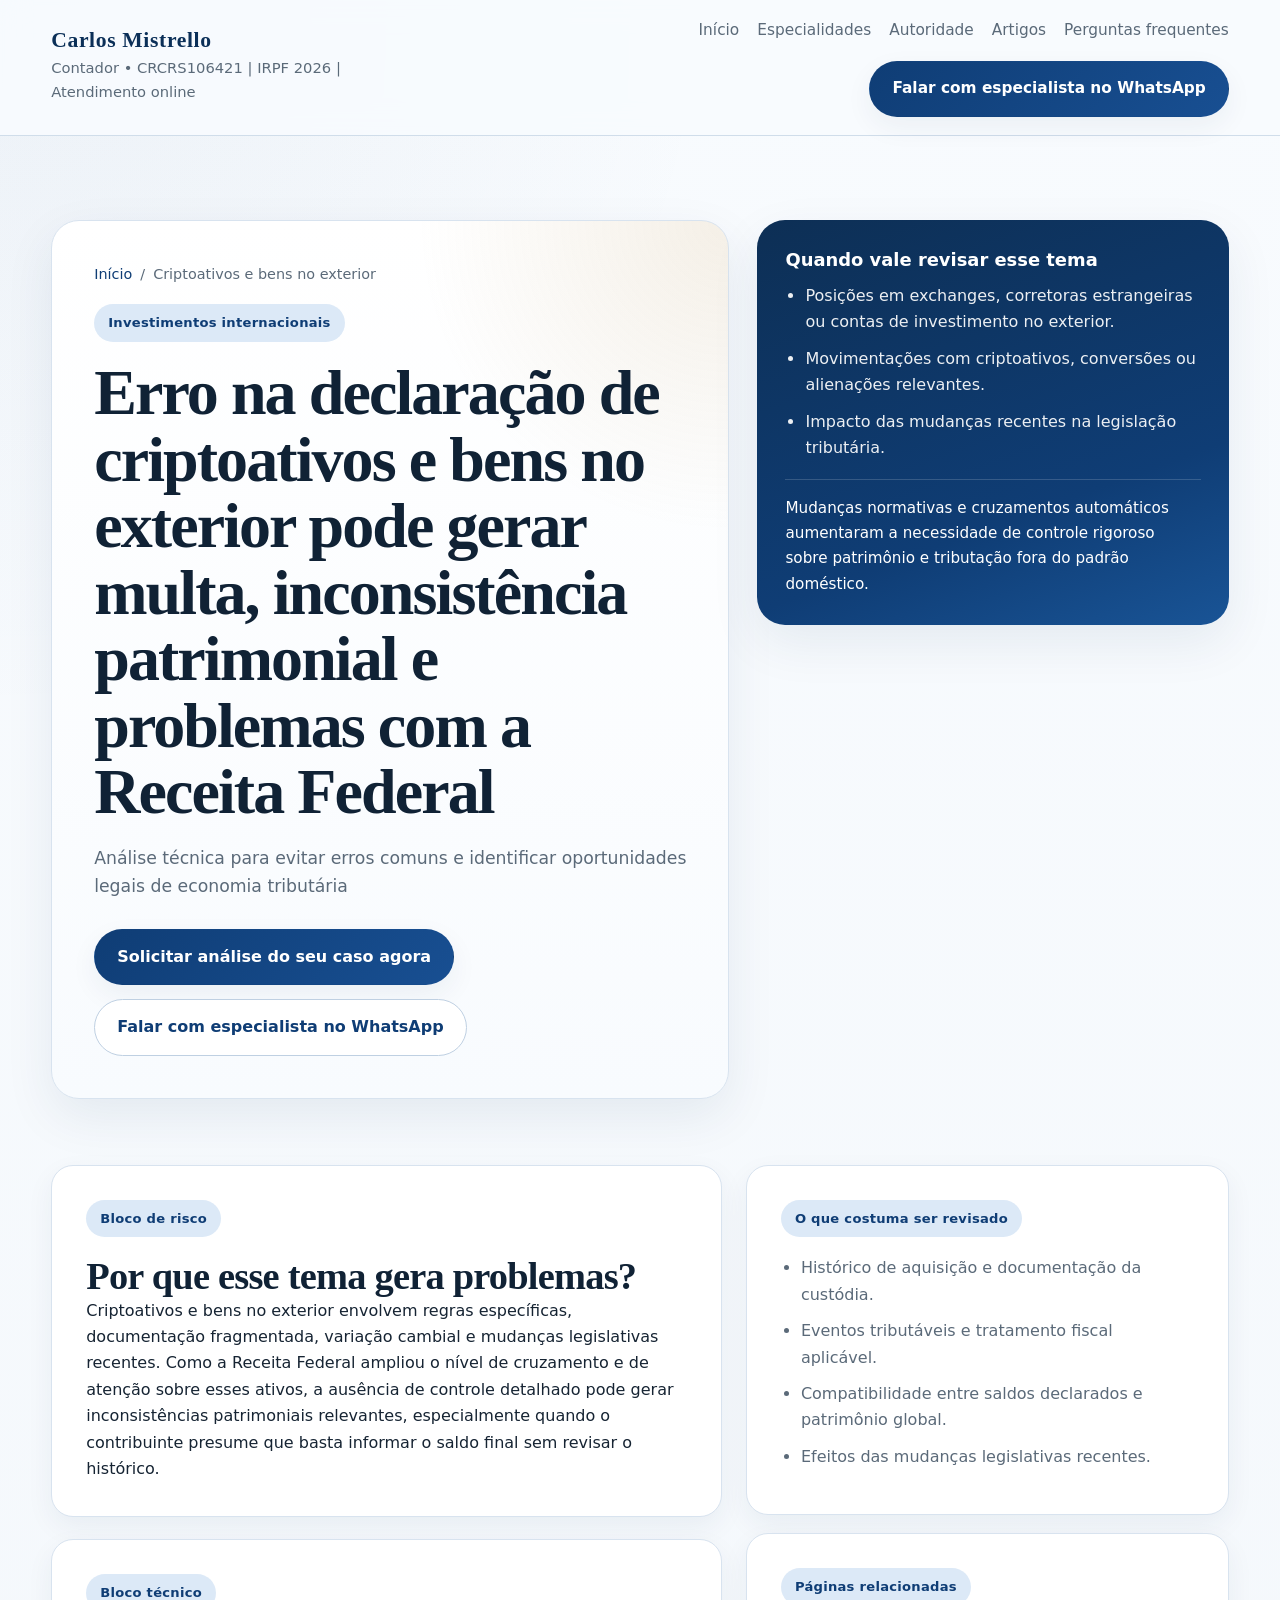
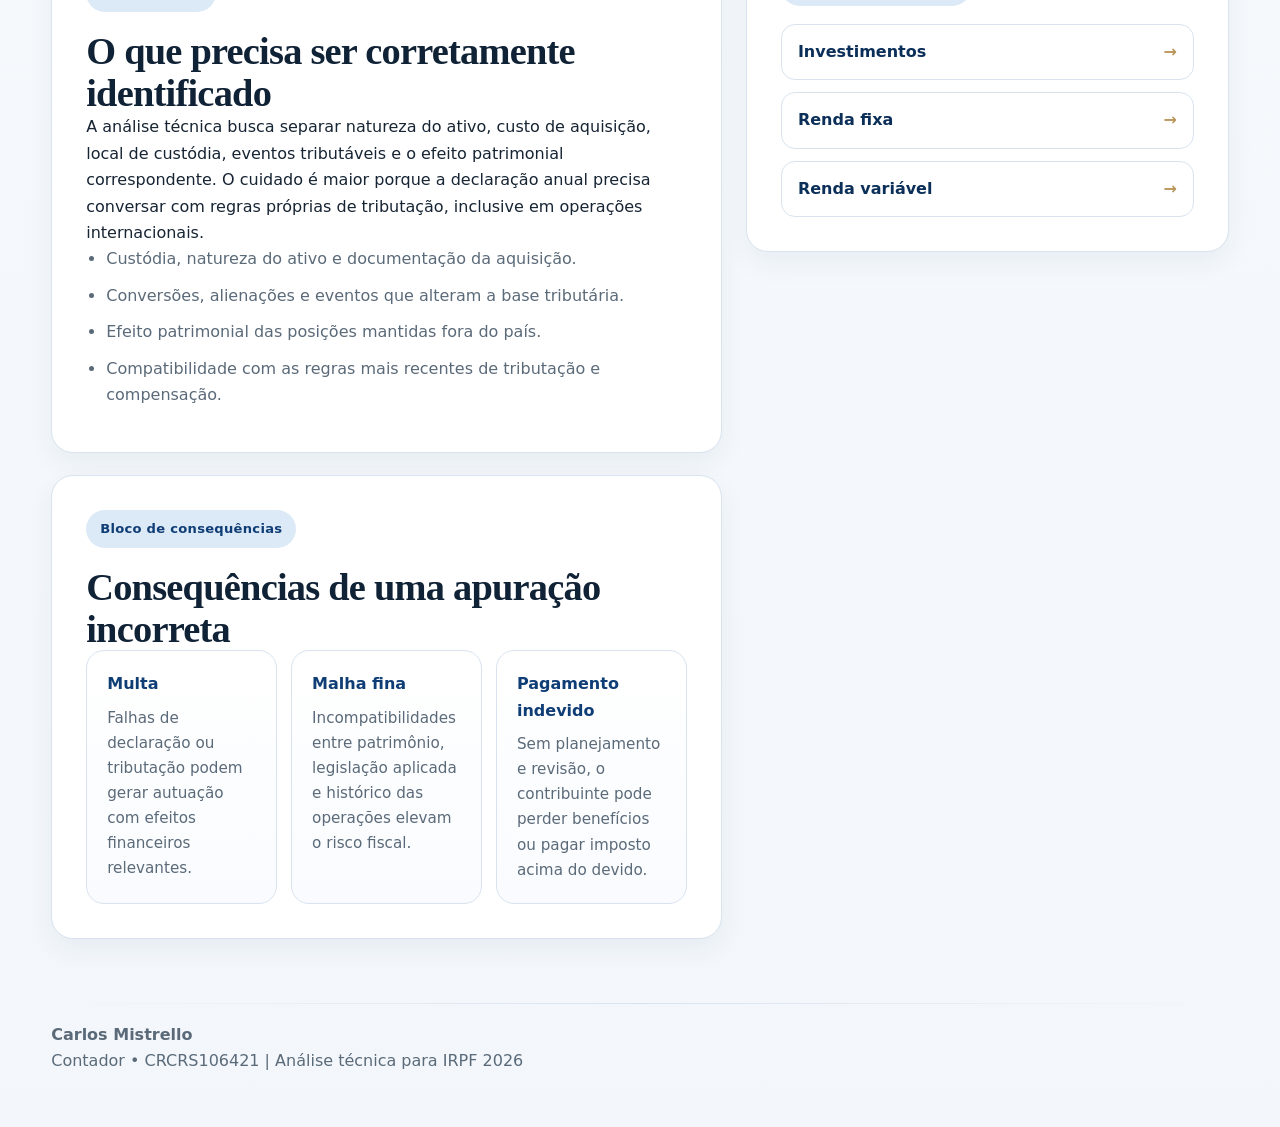
<file: criptoativos-exterior.html>
<!DOCTYPE html>
<html lang="pt-BR">
<head>
  <meta charset="UTF-8">
  <meta name="viewport" content="width=device-width, initial-scale=1.0">
  <title>Criptoativos e bens no exterior | IRPF 2026</title>
  <meta name="description" content="Análise técnica para criptoativos e bens no exterior no IRPF 2026, com foco em patrimônio, novas regras e risco fiscal.">
  <link rel="stylesheet" href="site.css">
</head>
<body>
  <header class="site-header">
    <div class="container site-header-inner">
      <a class="brand" href="index.html">
        <strong>Carlos Mistrello</strong>
        <span>Contador • CRCRS106421 | IRPF 2026 | Atendimento online</span>
      </a>
      <nav class="site-nav" aria-label="Navegação principal">
        <a href="index.html">Início</a>
        <a href="index.html#especialidades">Especialidades</a>
        <a href="index.html#autoridade">Autoridade</a>
        <a href="index.html#artigos">Artigos</a>
        <a href="index.html#faq">Perguntas frequentes</a>
        <a class="btn btn-primary" href="https://wa.me/message/TVHU6T4XL5IWO1" target="_blank" rel="noopener noreferrer">Falar com especialista no WhatsApp</a>
      </nav>
    </div>
  </header>

  <main>
    <section class="topic-hero">
      <div class="container hero-grid">
        <div class="panel hero-panel">
          <div class="breadcrumb"><a href="index.html">Início</a><span>/</span><span>Criptoativos e bens no exterior</span></div>
          <span class="eyebrow">Investimentos internacionais</span>
          <h1>Erro na declaração de criptoativos e bens no exterior pode gerar multa, inconsistência patrimonial e problemas com a Receita Federal</h1>
          <p class="lead">Análise técnica para evitar erros comuns e identificar oportunidades legais de economia tributária</p>
          <div class="btn-row" style="margin-top:28px;">
            <a class="btn btn-primary" href="https://forms.gle/5CNipjNFndQSJ82i8" target="_blank" rel="noopener noreferrer">Solicitar análise do seu caso agora</a>
            <a class="btn btn-secondary" href="https://wa.me/message/TVHU6T4XL5IWO1" target="_blank" rel="noopener noreferrer">Falar com especialista no WhatsApp</a>
          </div>
        </div>

        <aside class="panel side-panel">
          <h3 style="margin-bottom:12px;">Quando vale revisar esse tema</h3>
          <ul class="bullet-list">
            <li>Posições em exchanges, corretoras estrangeiras ou contas de investimento no exterior.</li>
            <li>Movimentações com criptoativos, conversões ou alienações relevantes.</li>
            <li>Impacto das mudanças recentes na legislação tributária.</li>
          </ul>
          <div class="note">Mudanças normativas e cruzamentos automáticos aumentaram a necessidade de controle rigoroso sobre patrimônio e tributação fora do padrão doméstico.</div>
        </aside>
      </div>
    </section>

    <section>
      <div class="container content-grid">
        <div class="content-stack">
          <article class="topic-box">
            <span class="eyebrow">Bloco de risco</span>
            <h2>Por que esse tema gera problemas?</h2>
            <p>Criptoativos e bens no exterior envolvem regras específicas, documentação fragmentada, variação cambial e mudanças legislativas recentes. Como a Receita Federal ampliou o nível de cruzamento e de atenção sobre esses ativos, a ausência de controle detalhado pode gerar inconsistências patrimoniais relevantes, especialmente quando o contribuinte presume que basta informar o saldo final sem revisar o histórico.</p>
          </article>

          <article class="topic-box">
            <span class="eyebrow">Bloco técnico</span>
            <h2>O que precisa ser corretamente identificado</h2>
            <p>A análise técnica busca separar natureza do ativo, custo de aquisição, local de custódia, eventos tributáveis e o efeito patrimonial correspondente. O cuidado é maior porque a declaração anual precisa conversar com regras próprias de tributação, inclusive em operações internacionais.</p>
            <ul class="bullet-list">
              <li>Custódia, natureza do ativo e documentação da aquisição.</li>
              <li>Conversões, alienações e eventos que alteram a base tributária.</li>
              <li>Efeito patrimonial das posições mantidas fora do país.</li>
              <li>Compatibilidade com as regras mais recentes de tributação e compensação.</li>
            </ul>
          </article>

          <article class="topic-box">
            <span class="eyebrow">Bloco de consequências</span>
            <h2>Consequências de uma apuração incorreta</h2>
            <div class="mini-grid">
              <div class="mini-card">
                <strong>Multa</strong>
                <p>Falhas de declaração ou tributação podem gerar autuação com efeitos financeiros relevantes.</p>
              </div>
              <div class="mini-card">
                <strong>Malha fina</strong>
                <p>Incompatibilidades entre patrimônio, legislação aplicada e histórico das operações elevam o risco fiscal.</p>
              </div>
              <div class="mini-card">
                <strong>Pagamento indevido</strong>
                <p>Sem planejamento e revisão, o contribuinte pode perder benefícios ou pagar imposto acima do devido.</p>
              </div>
            </div>
          </article>
        </div>

        <aside class="aside-stack">
          <article class="topic-box">
            <span class="eyebrow">O que costuma ser revisado</span>
            <ul class="check-list">
              <li>Histórico de aquisição e documentação da custódia.</li>
              <li>Eventos tributáveis e tratamento fiscal aplicável.</li>
              <li>Compatibilidade entre saldos declarados e patrimônio global.</li>
              <li>Efeitos das mudanças legislativas recentes.</li>
            </ul>
          </article>

          <article class="topic-box">
            <span class="eyebrow">Páginas relacionadas</span>
            <div class="topic-links">
              <a href="investimentos.html"><span>Investimentos</span><span>→</span></a>
              <a href="renda-fixa.html"><span>Renda fixa</span><span>→</span></a>
              <a href="renda-variavel.html"><span>Renda variável</span><span>→</span></a>
            </div>
          </article>
        </aside>
      </div>
    </section>
  </main>

  <footer class="footer">
    <div class="container">
      <div class="footer-bar"></div>
      <p><strong>Carlos Mistrello</strong><br>Contador • CRCRS106421 | Análise técnica para IRPF 2026</p>
    </div>
  </footer>
</body>
</html>
</file>
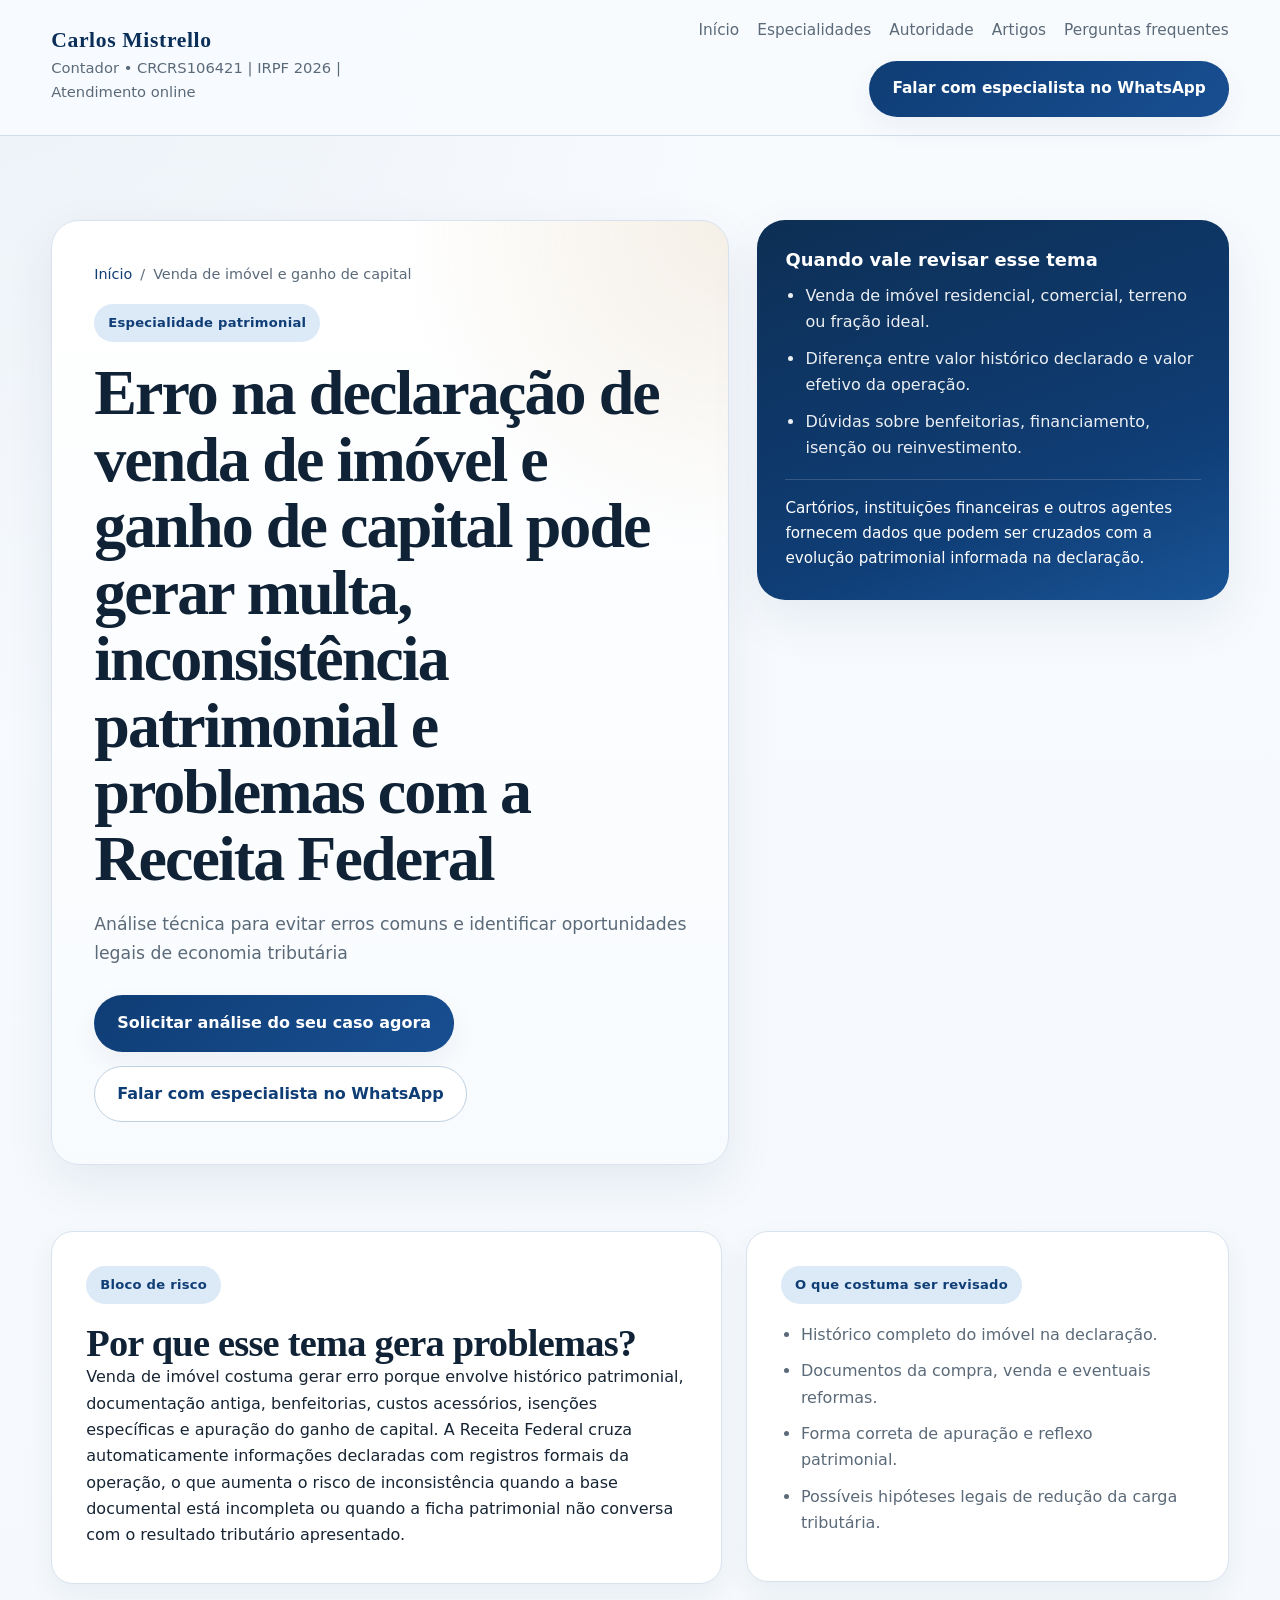
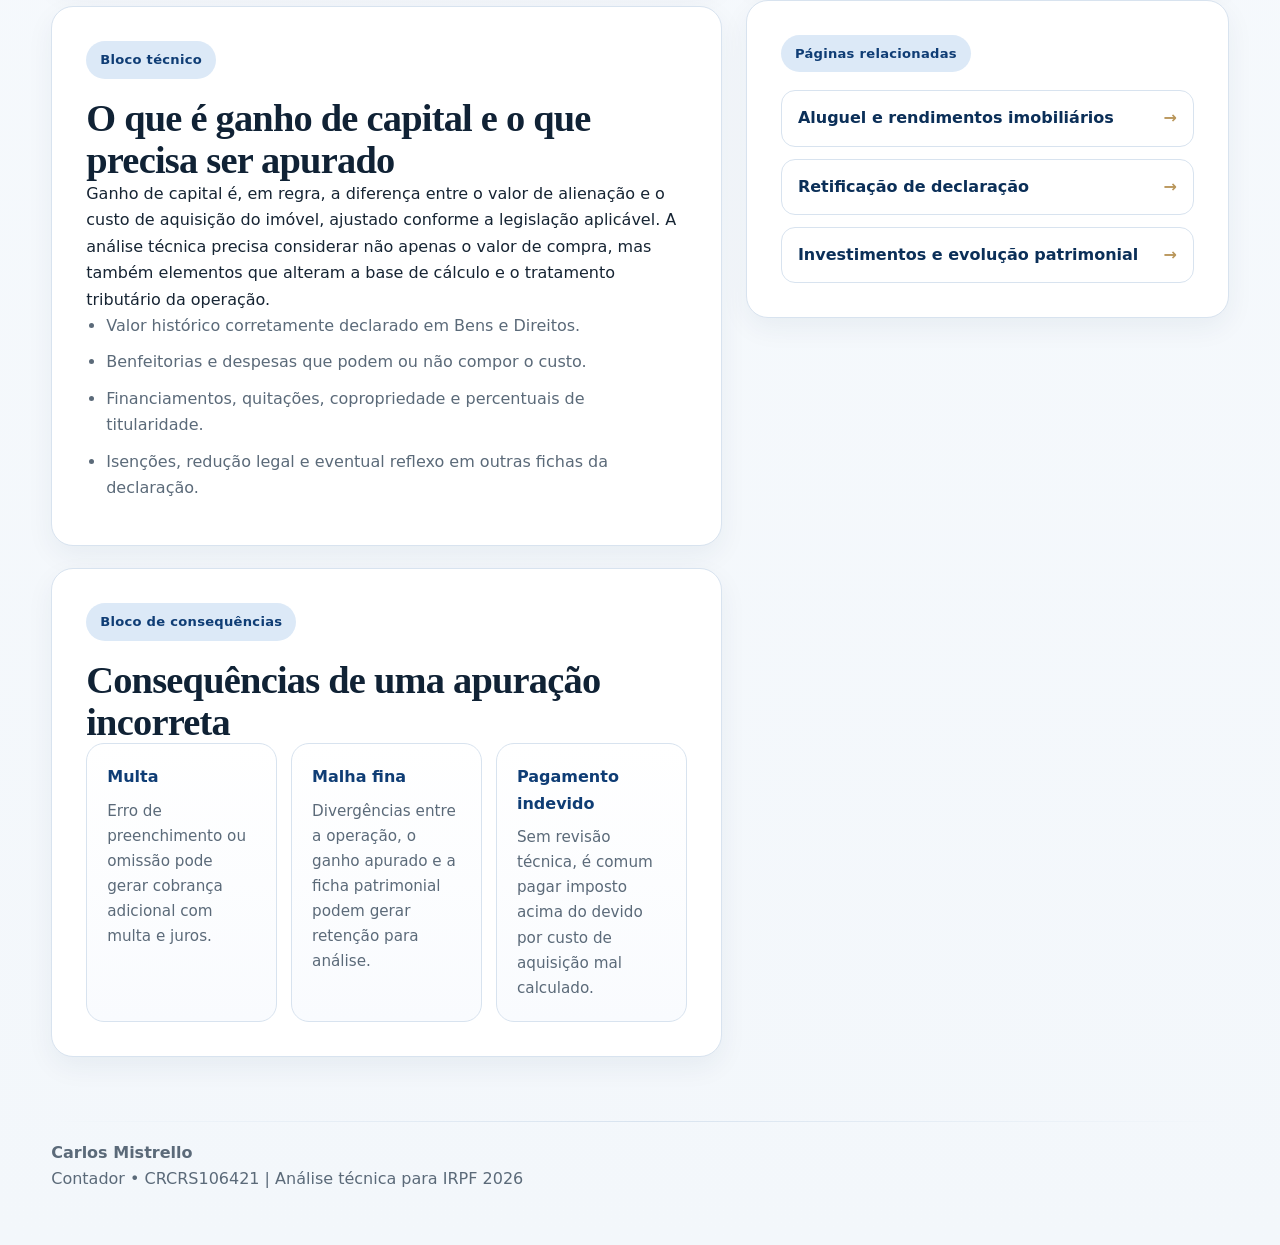
<file: ganho-capital-imovel.html>
<!DOCTYPE html>
<html lang="pt-BR">
<head>
  <meta charset="UTF-8">
  <meta name="viewport" content="width=device-width, initial-scale=1.0">
  <title>Venda de imóvel e ganho de capital | IRPF 2026</title>
  <meta name="description" content="Análise técnica para venda de imóvel e ganho de capital no IRPF 2026, com foco em risco fiscal, patrimônio e apuração correta.">
  <link rel="stylesheet" href="site.css">
</head>
<body>
  <header class="site-header">
    <div class="container site-header-inner">
      <a class="brand" href="index.html">
        <strong>Carlos Mistrello</strong>
        <span>Contador • CRCRS106421 | IRPF 2026 | Atendimento online</span>
      </a>
      <nav class="site-nav" aria-label="Navegação principal">
        <a href="index.html">Início</a>
        <a href="index.html#especialidades">Especialidades</a>
        <a href="index.html#autoridade">Autoridade</a>
        <a href="index.html#artigos">Artigos</a>
        <a href="index.html#faq">Perguntas frequentes</a>
        <a class="btn btn-primary" href="https://wa.me/message/TVHU6T4XL5IWO1" target="_blank" rel="noopener noreferrer">Falar com especialista no WhatsApp</a>
      </nav>
    </div>
  </header>

  <main>
    <section class="topic-hero">
      <div class="container hero-grid">
        <div class="panel hero-panel">
          <div class="breadcrumb"><a href="index.html">Início</a><span>/</span><span>Venda de imóvel e ganho de capital</span></div>
          <span class="eyebrow">Especialidade patrimonial</span>
          <h1>Erro na declaração de venda de imóvel e ganho de capital pode gerar multa, inconsistência patrimonial e problemas com a Receita Federal</h1>
          <p class="lead">Análise técnica para evitar erros comuns e identificar oportunidades legais de economia tributária</p>
          <div class="btn-row" style="margin-top:28px;">
            <a class="btn btn-primary" href="https://forms.gle/5CNipjNFndQSJ82i8" target="_blank" rel="noopener noreferrer">Solicitar análise do seu caso agora</a>
            <a class="btn btn-secondary" href="https://wa.me/message/TVHU6T4XL5IWO1" target="_blank" rel="noopener noreferrer">Falar com especialista no WhatsApp</a>
          </div>
        </div>

        <aside class="panel side-panel">
          <h3 style="margin-bottom:12px;">Quando vale revisar esse tema</h3>
          <ul class="bullet-list">
            <li>Venda de imóvel residencial, comercial, terreno ou fração ideal.</li>
            <li>Diferença entre valor histórico declarado e valor efetivo da operação.</li>
            <li>Dúvidas sobre benfeitorias, financiamento, isenção ou reinvestimento.</li>
          </ul>
          <div class="note">Cartórios, instituições financeiras e outros agentes fornecem dados que podem ser cruzados com a evolução patrimonial informada na declaração.</div>
        </aside>
      </div>
    </section>

    <section>
      <div class="container content-grid">
        <div class="content-stack">
          <article class="topic-box">
            <span class="eyebrow">Bloco de risco</span>
            <h2>Por que esse tema gera problemas?</h2>
            <p>Venda de imóvel costuma gerar erro porque envolve histórico patrimonial, documentação antiga, benfeitorias, custos acessórios, isenções específicas e apuração do ganho de capital. A Receita Federal cruza automaticamente informações declaradas com registros formais da operação, o que aumenta o risco de inconsistência quando a base documental está incompleta ou quando a ficha patrimonial não conversa com o resultado tributário apresentado.</p>
          </article>

          <article class="topic-box">
            <span class="eyebrow">Bloco técnico</span>
            <h2>O que é ganho de capital e o que precisa ser apurado</h2>
            <p>Ganho de capital é, em regra, a diferença entre o valor de alienação e o custo de aquisição do imóvel, ajustado conforme a legislação aplicável. A análise técnica precisa considerar não apenas o valor de compra, mas também elementos que alteram a base de cálculo e o tratamento tributário da operação.</p>
            <ul class="bullet-list">
              <li>Valor histórico corretamente declarado em Bens e Direitos.</li>
              <li>Benfeitorias e despesas que podem ou não compor o custo.</li>
              <li>Financiamentos, quitações, copropriedade e percentuais de titularidade.</li>
              <li>Isenções, redução legal e eventual reflexo em outras fichas da declaração.</li>
            </ul>
          </article>

          <article class="topic-box">
            <span class="eyebrow">Bloco de consequências</span>
            <h2>Consequências de uma apuração incorreta</h2>
            <div class="mini-grid">
              <div class="mini-card">
                <strong>Multa</strong>
                <p>Erro de preenchimento ou omissão pode gerar cobrança adicional com multa e juros.</p>
              </div>
              <div class="mini-card">
                <strong>Malha fina</strong>
                <p>Divergências entre a operação, o ganho apurado e a ficha patrimonial podem gerar retenção para análise.</p>
              </div>
              <div class="mini-card">
                <strong>Pagamento indevido</strong>
                <p>Sem revisão técnica, é comum pagar imposto acima do devido por custo de aquisição mal calculado.</p>
              </div>
            </div>
          </article>
        </div>

        <aside class="aside-stack">
          <article class="topic-box">
            <span class="eyebrow">O que costuma ser revisado</span>
            <ul class="check-list">
              <li>Histórico completo do imóvel na declaração.</li>
              <li>Documentos da compra, venda e eventuais reformas.</li>
              <li>Forma correta de apuração e reflexo patrimonial.</li>
              <li>Possíveis hipóteses legais de redução da carga tributária.</li>
            </ul>
          </article>

          <article class="topic-box">
            <span class="eyebrow">Páginas relacionadas</span>
            <div class="topic-links">
              <a href="imoveis-aluguel.html"><span>Aluguel e rendimentos imobiliários</span><span>→</span></a>
              <a href="retificacao-declaracao.html"><span>Retificação de declaração</span><span>→</span></a>
              <a href="investimentos.html"><span>Investimentos e evolução patrimonial</span><span>→</span></a>
            </div>
          </article>
        </aside>
      </div>
    </section>
  </main>

  <footer class="footer">
    <div class="container">
      <div class="footer-bar"></div>
      <p><strong>Carlos Mistrello</strong><br>Contador • CRCRS106421 | Análise técnica para IRPF 2026</p>
    </div>
  </footer>
</body>
</html>
</file>
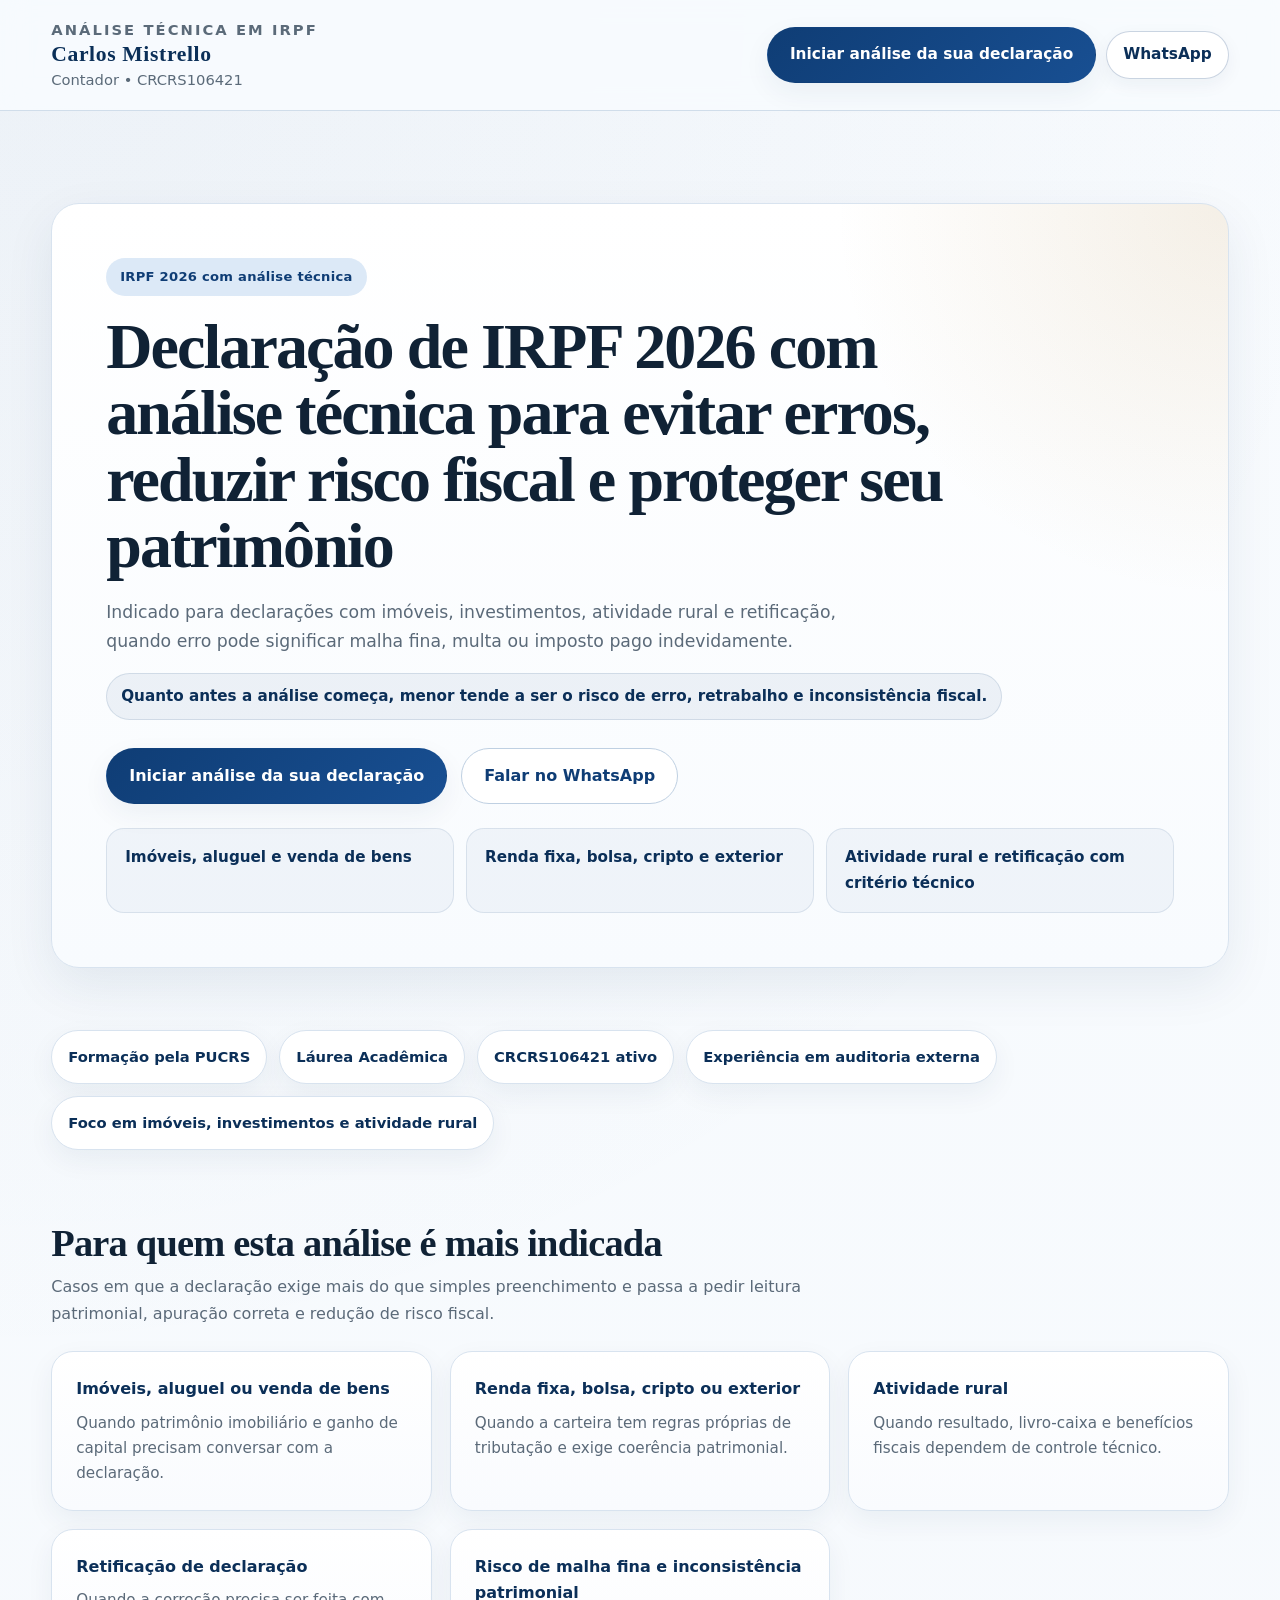
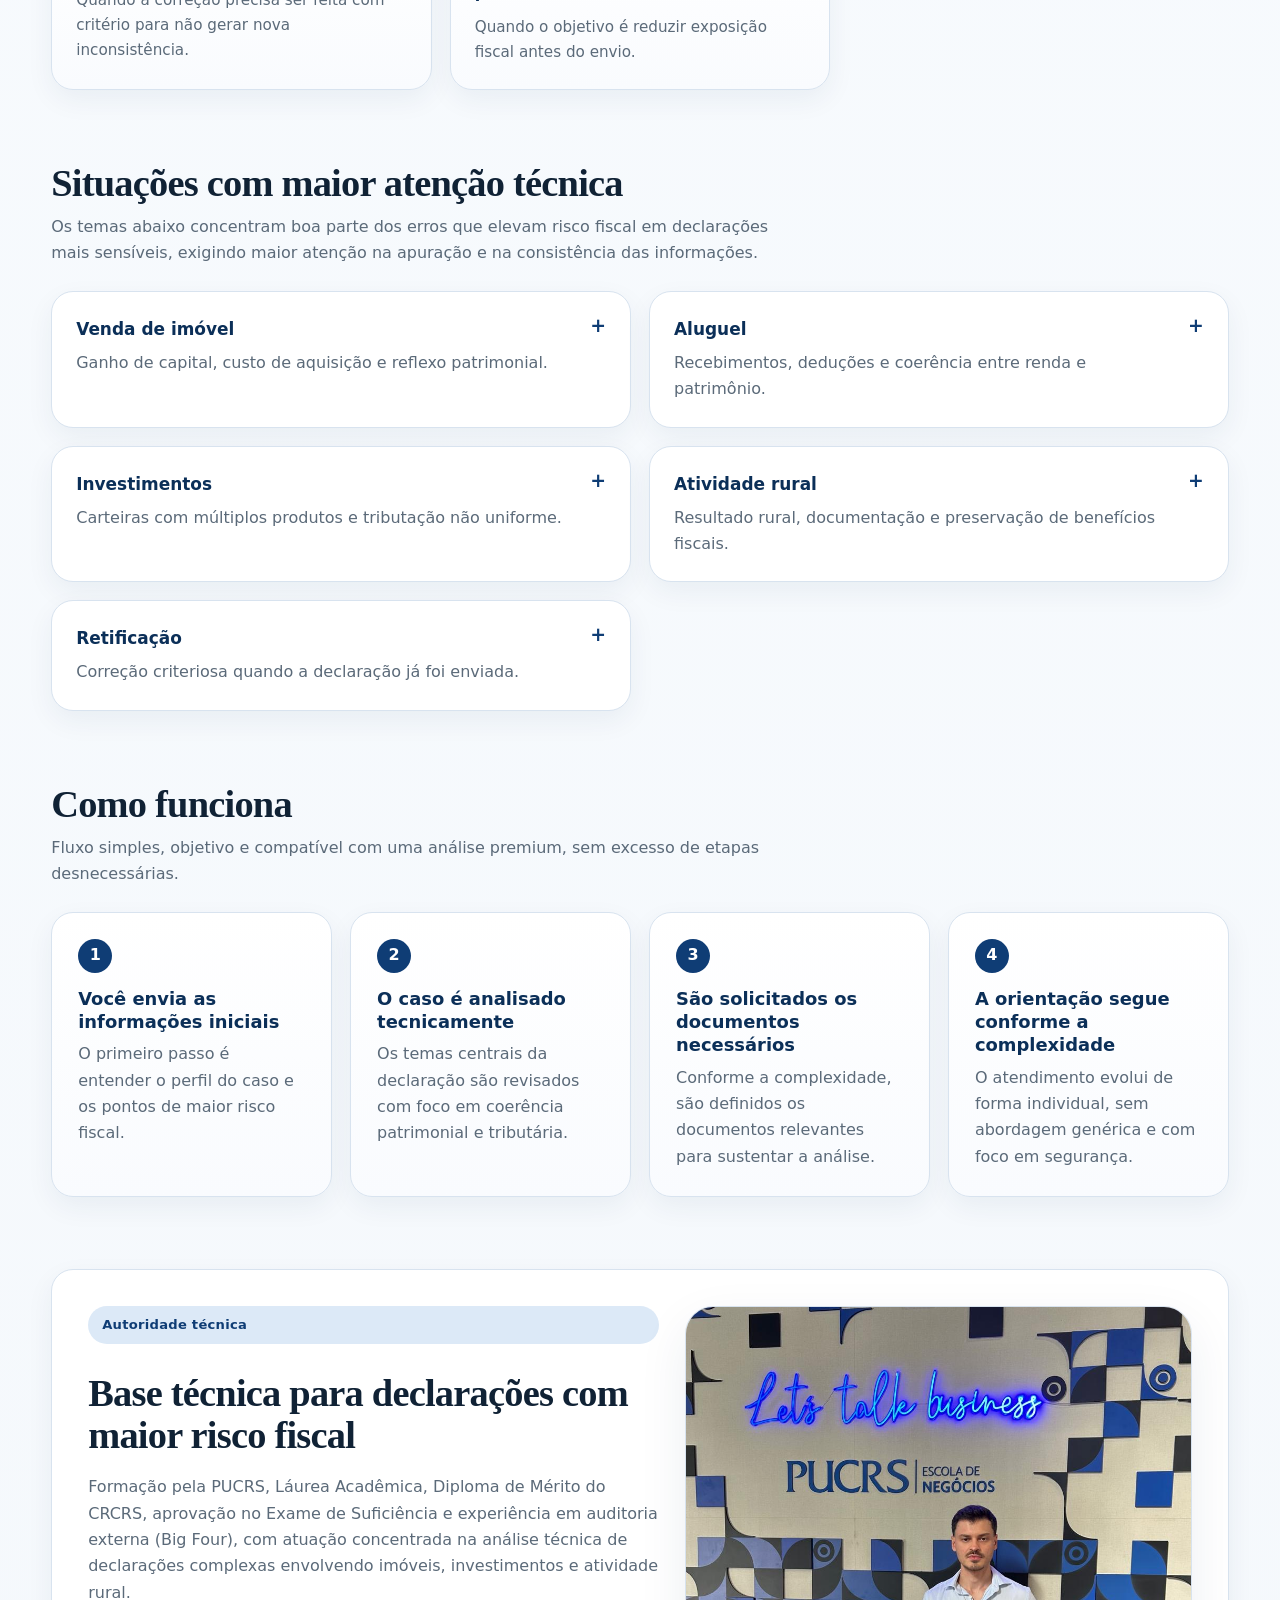
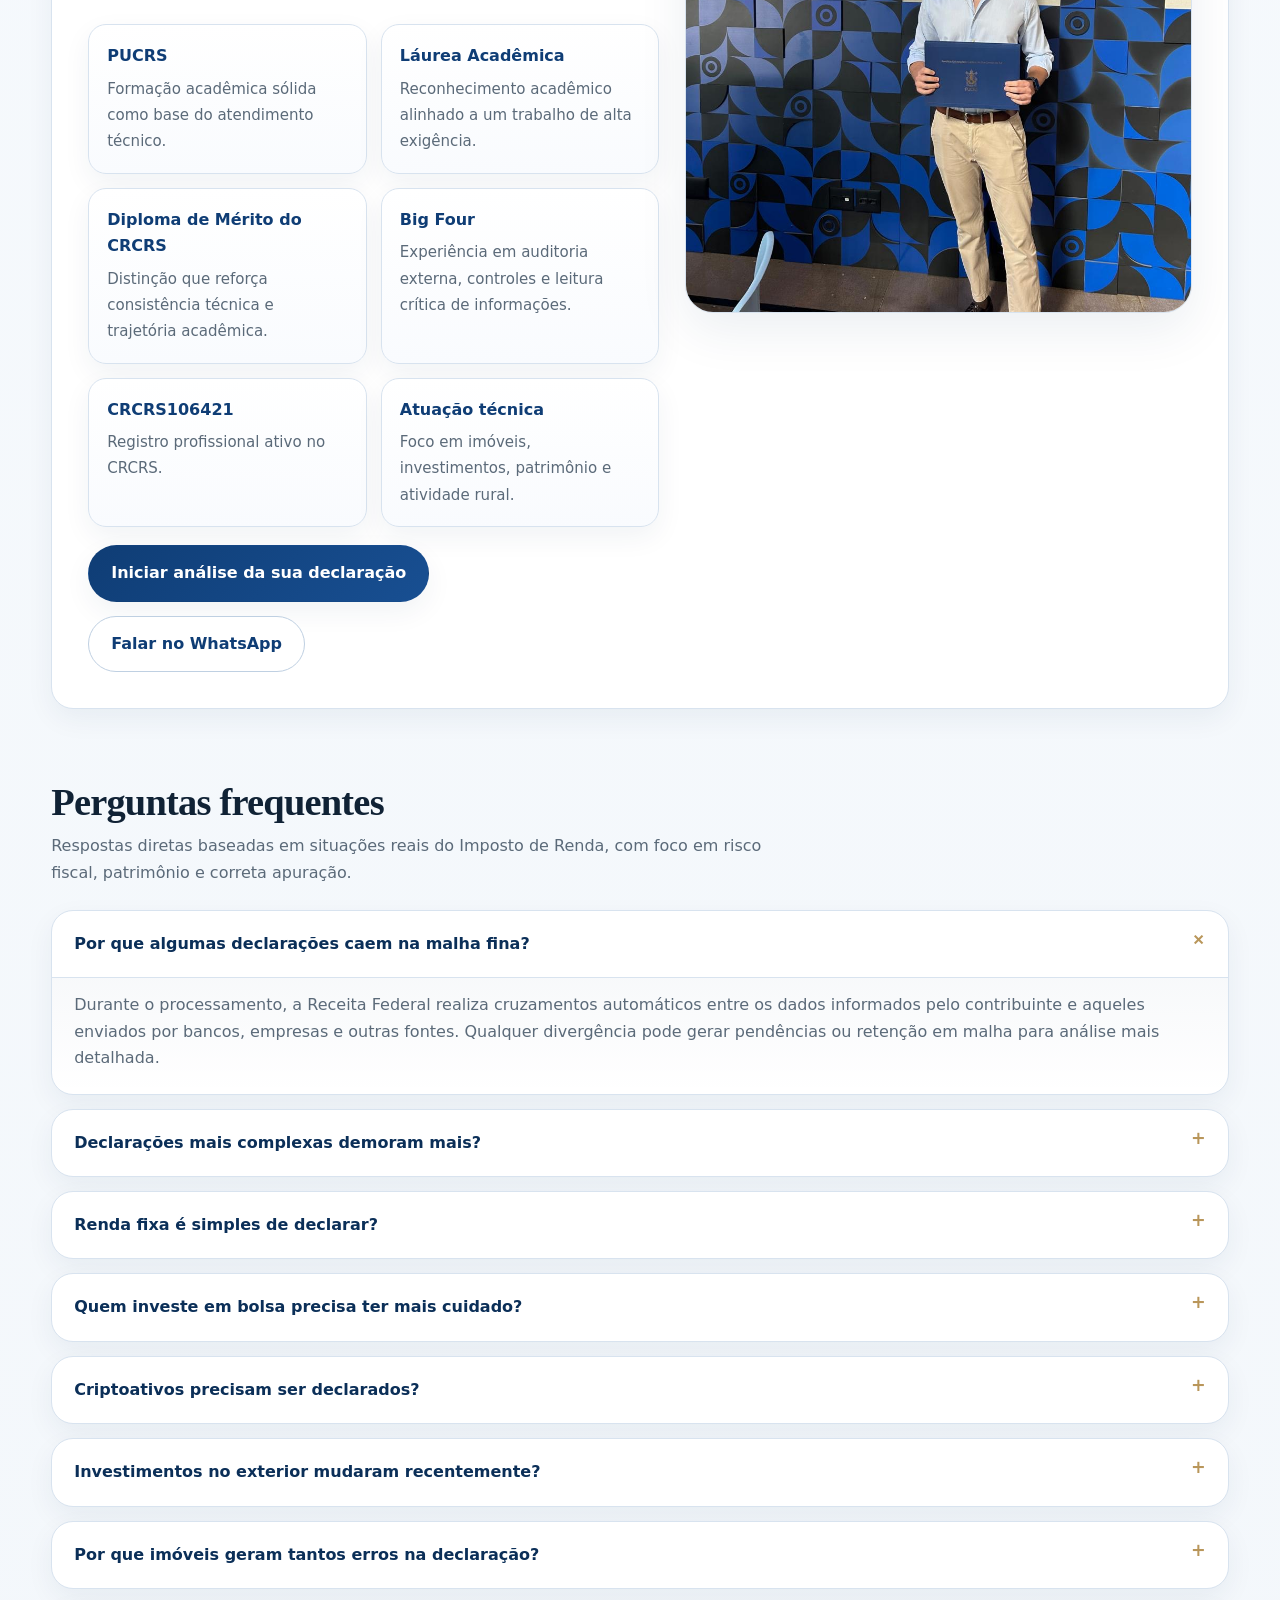
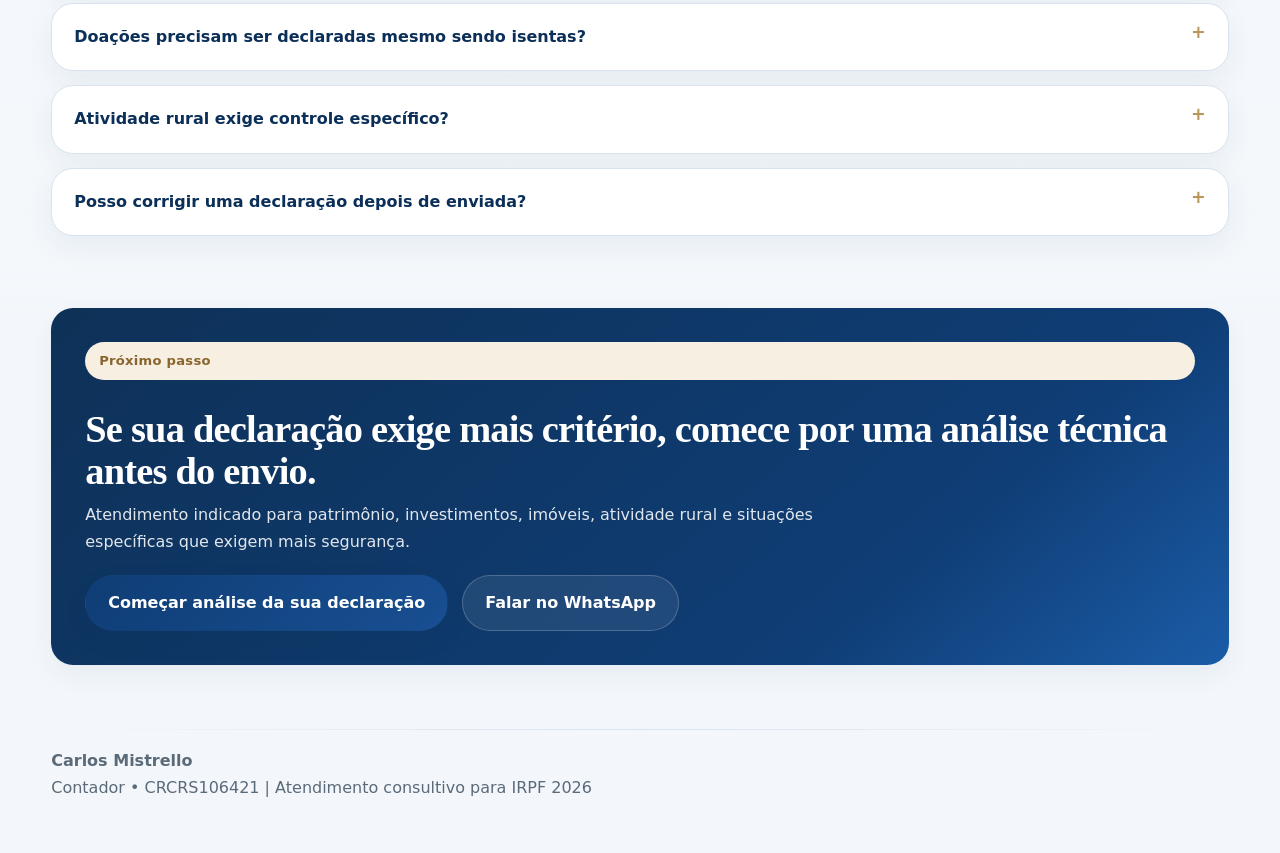
<file: home-ajustada-v19-embed.html>
<!DOCTYPE html>
<html lang="pt-BR">
<head>
  <meta charset="UTF-8">
  <meta http-equiv="refresh" content="0; url=index.html">
  <meta name="viewport" content="width=device-width, initial-scale=1.0">
  <title>Redirecionando | IRPF 2026</title>
  <link rel="canonical" href="index.html">
  <link rel="stylesheet" href="site.css">
</head>
<body>
  <main class="hero">
    <div class="container">
      <div class="panel hero-panel" style="max-width:760px; margin:0 auto;">
        <span class="eyebrow">Redirecionamento automático</span>
        <h1 style="font-size:clamp(2.2rem, 4vw, 3.3rem);">A landing page foi consolidada em <span class="nowrap">index.html</span></h1>
        <p class="lead">Se o redirecionamento não acontecer automaticamente, use um dos links abaixo.</p>
        <div class="btn-row" style="margin-top:28px;">
          <a class="btn btn-primary" href="index.html">Abrir a página inicial</a>
          <a class="btn btn-secondary" href="https://forms.gle/5CNipjNFndQSJ82i8" target="_blank" rel="noopener noreferrer">Solicitar análise do seu caso agora</a>
        </div>
      </div>
    </div>
  </main>
</body>
</html>
</file>
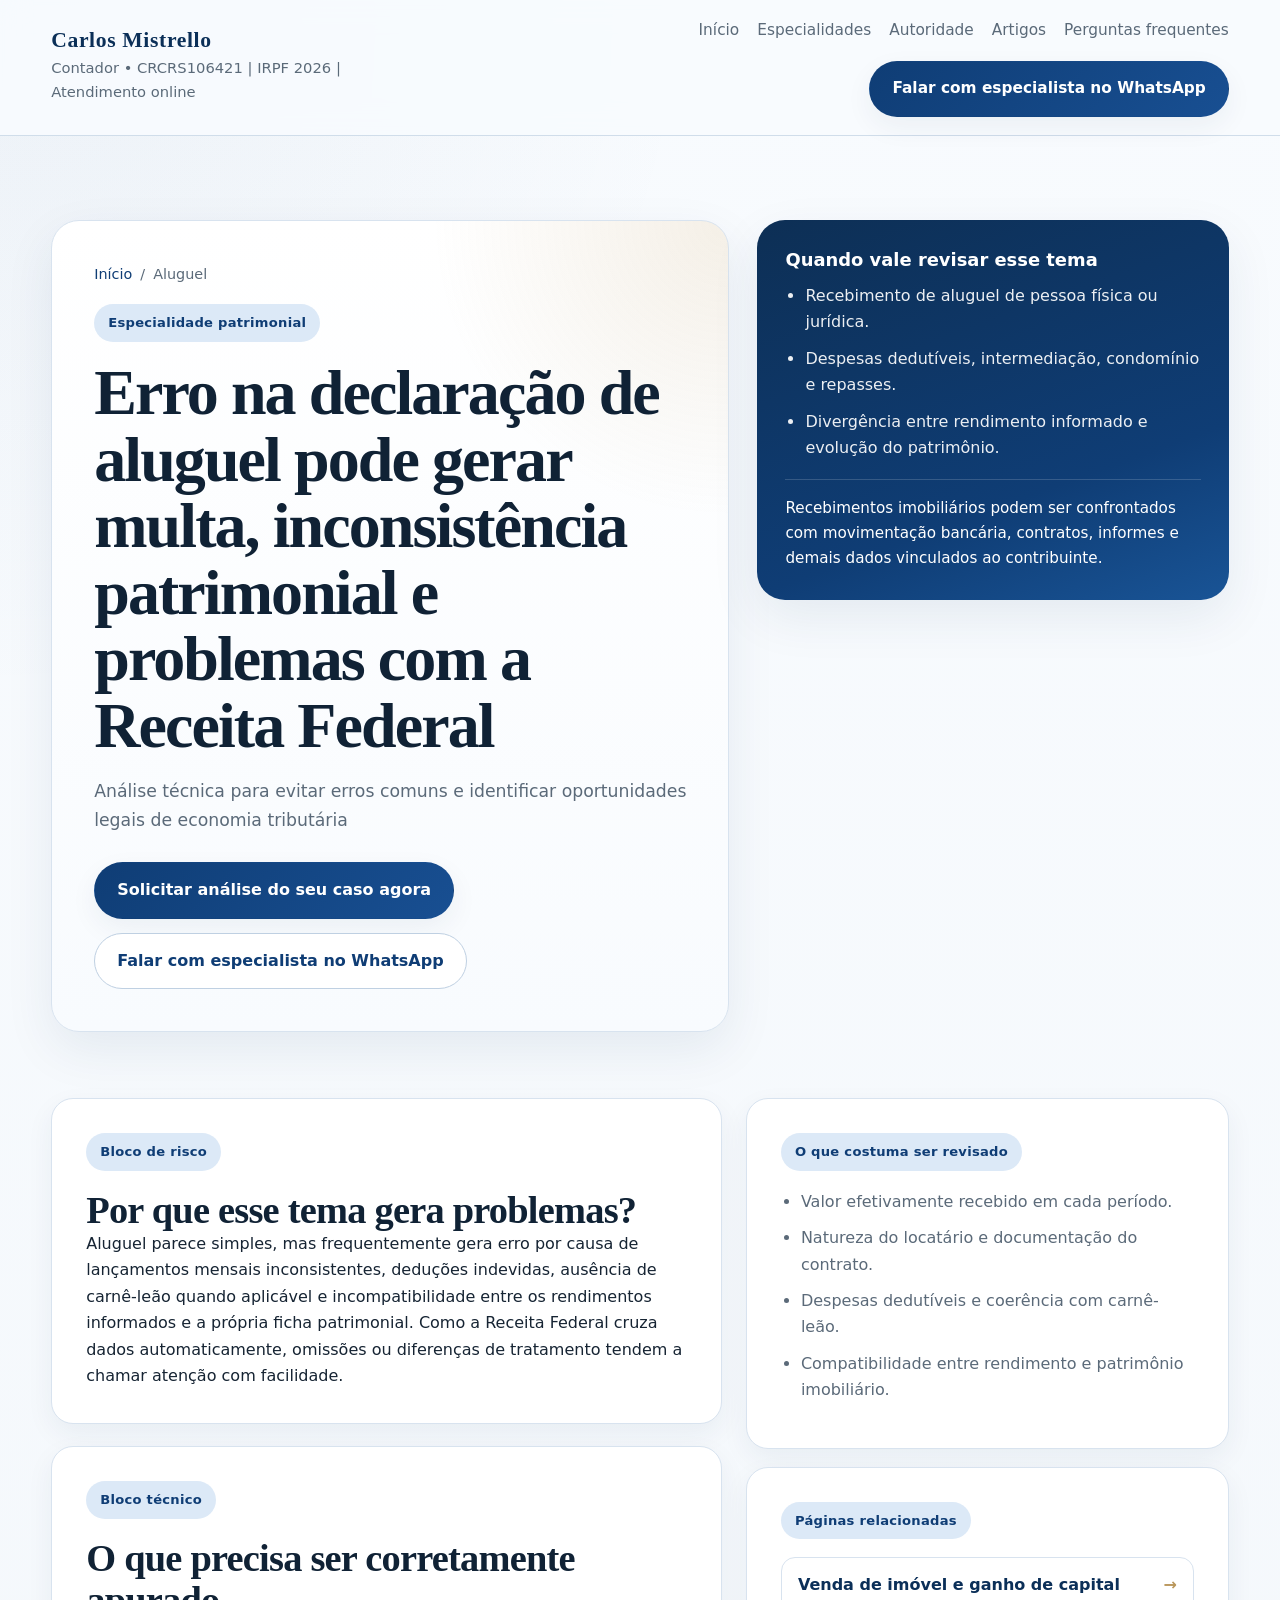
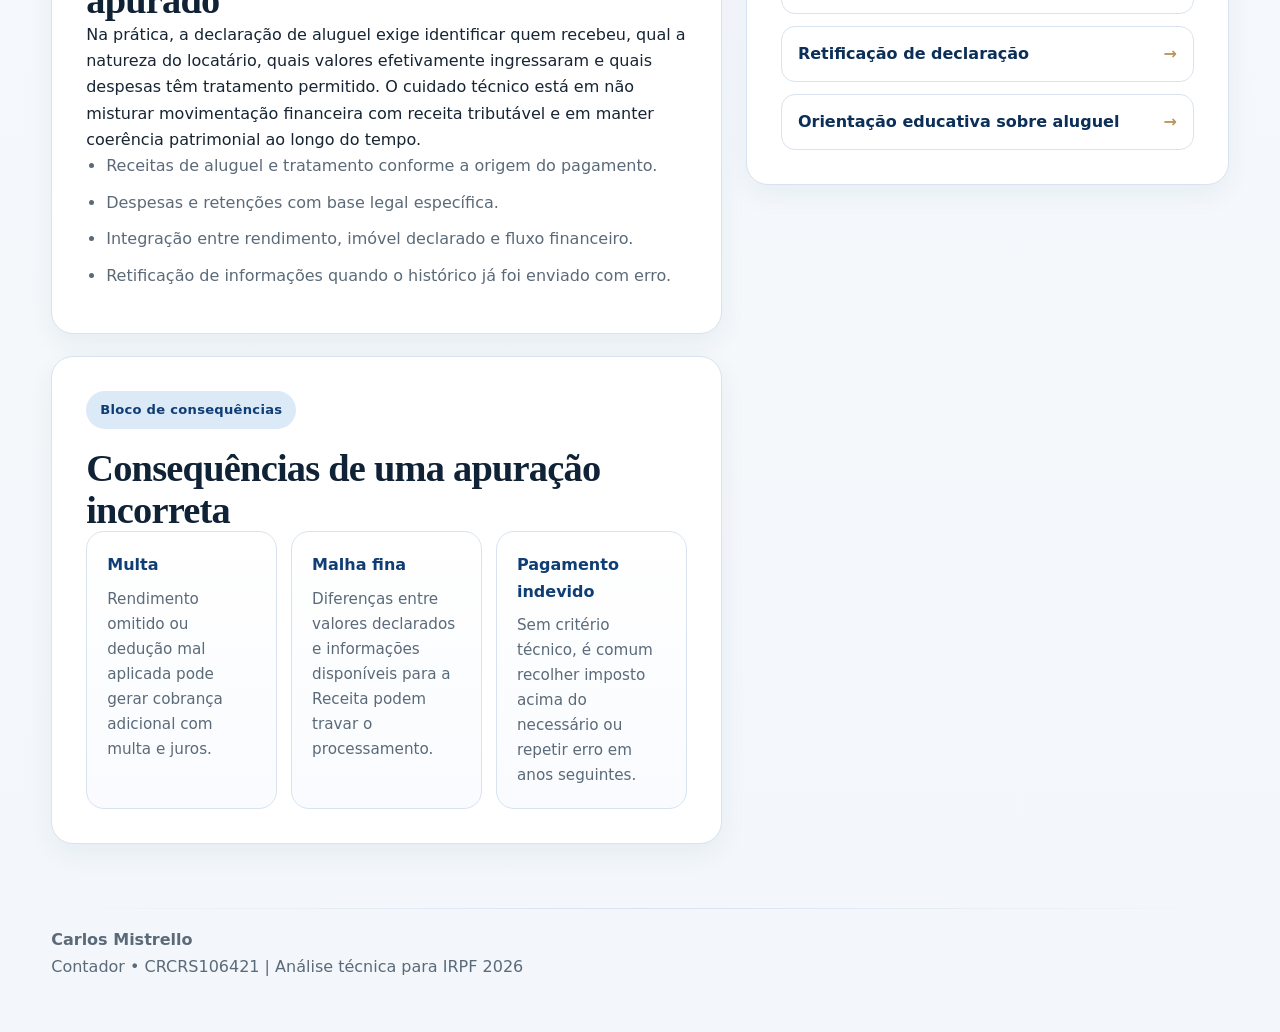
<file: imoveis-aluguel.html>
<!DOCTYPE html>
<html lang="pt-BR">
<head>
  <meta charset="UTF-8">
  <meta name="viewport" content="width=device-width, initial-scale=1.0">
  <title>Aluguel no IRPF 2026 | Carlos Mistrello</title>
  <meta name="description" content="Análise técnica para declaração de aluguel no IRPF 2026, com foco em cruzamento de dados, carnê-leão e consistência patrimonial.">
  <link rel="stylesheet" href="site.css">
</head>
<body>
  <header class="site-header">
    <div class="container site-header-inner">
      <a class="brand" href="index.html">
        <strong>Carlos Mistrello</strong>
        <span>Contador • CRCRS106421 | IRPF 2026 | Atendimento online</span>
      </a>
      <nav class="site-nav" aria-label="Navegação principal">
        <a href="index.html">Início</a>
        <a href="index.html#especialidades">Especialidades</a>
        <a href="index.html#autoridade">Autoridade</a>
        <a href="index.html#artigos">Artigos</a>
        <a href="index.html#faq">Perguntas frequentes</a>
        <a class="btn btn-primary" href="https://wa.me/message/TVHU6T4XL5IWO1" target="_blank" rel="noopener noreferrer">Falar com especialista no WhatsApp</a>
      </nav>
    </div>
  </header>

  <main>
    <section class="topic-hero">
      <div class="container hero-grid">
        <div class="panel hero-panel">
          <div class="breadcrumb"><a href="index.html">Início</a><span>/</span><span>Aluguel</span></div>
          <span class="eyebrow">Especialidade patrimonial</span>
          <h1>Erro na declaração de aluguel pode gerar multa, inconsistência patrimonial e problemas com a Receita Federal</h1>
          <p class="lead">Análise técnica para evitar erros comuns e identificar oportunidades legais de economia tributária</p>
          <div class="btn-row" style="margin-top:28px;">
            <a class="btn btn-primary" href="https://forms.gle/5CNipjNFndQSJ82i8" target="_blank" rel="noopener noreferrer">Solicitar análise do seu caso agora</a>
            <a class="btn btn-secondary" href="https://wa.me/message/TVHU6T4XL5IWO1" target="_blank" rel="noopener noreferrer">Falar com especialista no WhatsApp</a>
          </div>
        </div>

        <aside class="panel side-panel">
          <h3 style="margin-bottom:12px;">Quando vale revisar esse tema</h3>
          <ul class="bullet-list">
            <li>Recebimento de aluguel de pessoa física ou jurídica.</li>
            <li>Despesas dedutíveis, intermediação, condomínio e repasses.</li>
            <li>Divergência entre rendimento informado e evolução do patrimônio.</li>
          </ul>
          <div class="note">Recebimentos imobiliários podem ser confrontados com movimentação bancária, contratos, informes e demais dados vinculados ao contribuinte.</div>
        </aside>
      </div>
    </section>

    <section>
      <div class="container content-grid">
        <div class="content-stack">
          <article class="topic-box">
            <span class="eyebrow">Bloco de risco</span>
            <h2>Por que esse tema gera problemas?</h2>
            <p>Aluguel parece simples, mas frequentemente gera erro por causa de lançamentos mensais inconsistentes, deduções indevidas, ausência de carnê-leão quando aplicável e incompatibilidade entre os rendimentos informados e a própria ficha patrimonial. Como a Receita Federal cruza dados automaticamente, omissões ou diferenças de tratamento tendem a chamar atenção com facilidade.</p>
          </article>

          <article class="topic-box">
            <span class="eyebrow">Bloco técnico</span>
            <h2>O que precisa ser corretamente apurado</h2>
            <p>Na prática, a declaração de aluguel exige identificar quem recebeu, qual a natureza do locatário, quais valores efetivamente ingressaram e quais despesas têm tratamento permitido. O cuidado técnico está em não misturar movimentação financeira com receita tributável e em manter coerência patrimonial ao longo do tempo.</p>
            <ul class="bullet-list">
              <li>Receitas de aluguel e tratamento conforme a origem do pagamento.</li>
              <li>Despesas e retenções com base legal específica.</li>
              <li>Integração entre rendimento, imóvel declarado e fluxo financeiro.</li>
              <li>Retificação de informações quando o histórico já foi enviado com erro.</li>
            </ul>
          </article>

          <article class="topic-box">
            <span class="eyebrow">Bloco de consequências</span>
            <h2>Consequências de uma apuração incorreta</h2>
            <div class="mini-grid">
              <div class="mini-card">
                <strong>Multa</strong>
                <p>Rendimento omitido ou dedução mal aplicada pode gerar cobrança adicional com multa e juros.</p>
              </div>
              <div class="mini-card">
                <strong>Malha fina</strong>
                <p>Diferenças entre valores declarados e informações disponíveis para a Receita podem travar o processamento.</p>
              </div>
              <div class="mini-card">
                <strong>Pagamento indevido</strong>
                <p>Sem critério técnico, é comum recolher imposto acima do necessário ou repetir erro em anos seguintes.</p>
              </div>
            </div>
          </article>
        </div>

        <aside class="aside-stack">
          <article class="topic-box">
            <span class="eyebrow">O que costuma ser revisado</span>
            <ul class="check-list">
              <li>Valor efetivamente recebido em cada período.</li>
              <li>Natureza do locatário e documentação do contrato.</li>
              <li>Despesas dedutíveis e coerência com carnê-leão.</li>
              <li>Compatibilidade entre rendimento e patrimônio imobiliário.</li>
            </ul>
          </article>

          <article class="topic-box">
            <span class="eyebrow">Páginas relacionadas</span>
            <div class="topic-links">
              <a href="ganho-capital-imovel.html"><span>Venda de imóvel e ganho de capital</span><span>→</span></a>
              <a href="retificacao-declaracao.html"><span>Retificação de declaração</span><span>→</span></a>
              <a href="como-declarar-aluguel.html"><span>Orientação educativa sobre aluguel</span><span>→</span></a>
            </div>
          </article>
        </aside>
      </div>
    </section>
  </main>

  <footer class="footer">
    <div class="container">
      <div class="footer-bar"></div>
      <p><strong>Carlos Mistrello</strong><br>Contador • CRCRS106421 | Análise técnica para IRPF 2026</p>
    </div>
  </footer>
</body>
</html>
</file>
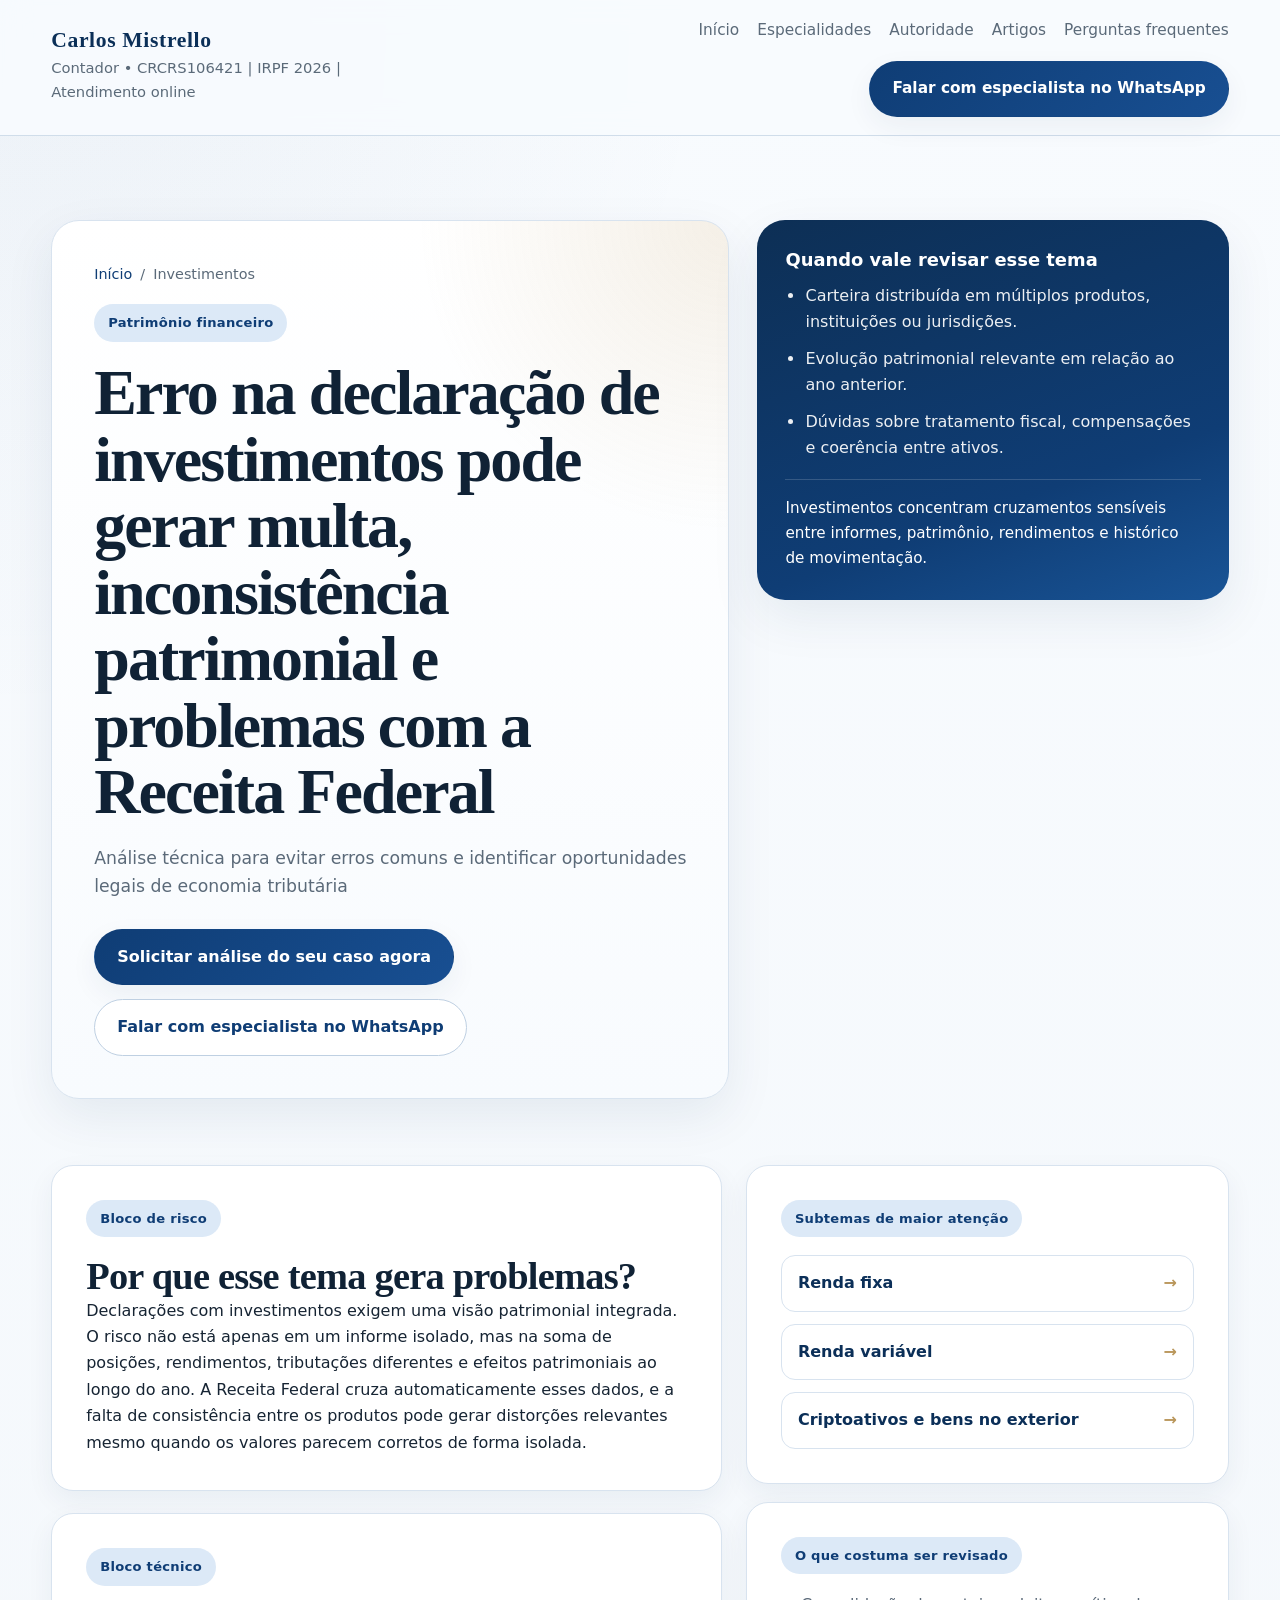
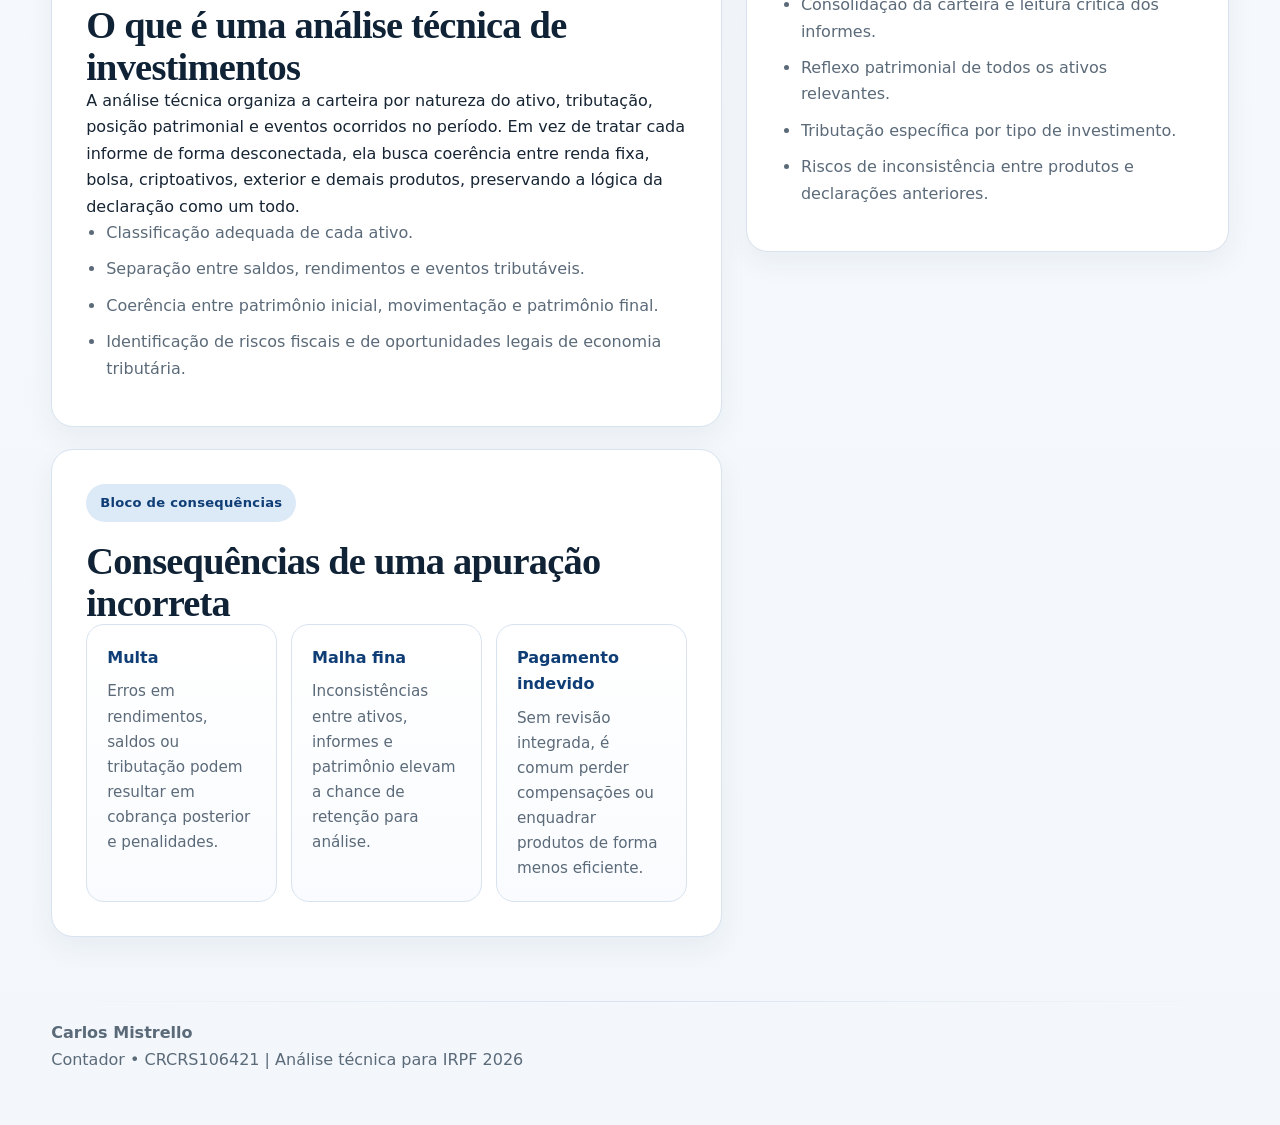
<file: investimentos.html>
<!DOCTYPE html>
<html lang="pt-BR">
<head>
  <meta charset="UTF-8">
  <meta name="viewport" content="width=device-width, initial-scale=1.0">
  <title>Investimentos no IRPF 2026 | Carlos Mistrello</title>
  <meta name="description" content="Análise técnica para investimentos no IRPF 2026, com foco em patrimônio, tributação, cruzamento de dados e economia tributária legal.">
  <link rel="stylesheet" href="site.css">
</head>
<body>
  <header class="site-header">
    <div class="container site-header-inner">
      <a class="brand" href="index.html">
        <strong>Carlos Mistrello</strong>
        <span>Contador • CRCRS106421 | IRPF 2026 | Atendimento online</span>
      </a>
      <nav class="site-nav" aria-label="Navegação principal">
        <a href="index.html">Início</a>
        <a href="index.html#especialidades">Especialidades</a>
        <a href="index.html#autoridade">Autoridade</a>
        <a href="index.html#artigos">Artigos</a>
        <a href="index.html#faq">Perguntas frequentes</a>
        <a class="btn btn-primary" href="https://wa.me/message/TVHU6T4XL5IWO1" target="_blank" rel="noopener noreferrer">Falar com especialista no WhatsApp</a>
      </nav>
    </div>
  </header>

  <main>
    <section class="topic-hero">
      <div class="container hero-grid">
        <div class="panel hero-panel">
          <div class="breadcrumb"><a href="index.html">Início</a><span>/</span><span>Investimentos</span></div>
          <span class="eyebrow">Patrimônio financeiro</span>
          <h1>Erro na declaração de investimentos pode gerar multa, inconsistência patrimonial e problemas com a Receita Federal</h1>
          <p class="lead">Análise técnica para evitar erros comuns e identificar oportunidades legais de economia tributária</p>
          <div class="btn-row" style="margin-top:28px;">
            <a class="btn btn-primary" href="https://forms.gle/5CNipjNFndQSJ82i8" target="_blank" rel="noopener noreferrer">Solicitar análise do seu caso agora</a>
            <a class="btn btn-secondary" href="https://wa.me/message/TVHU6T4XL5IWO1" target="_blank" rel="noopener noreferrer">Falar com especialista no WhatsApp</a>
          </div>
        </div>

        <aside class="panel side-panel">
          <h3 style="margin-bottom:12px;">Quando vale revisar esse tema</h3>
          <ul class="bullet-list">
            <li>Carteira distribuída em múltiplos produtos, instituições ou jurisdições.</li>
            <li>Evolução patrimonial relevante em relação ao ano anterior.</li>
            <li>Dúvidas sobre tratamento fiscal, compensações e coerência entre ativos.</li>
          </ul>
          <div class="note">Investimentos concentram cruzamentos sensíveis entre informes, patrimônio, rendimentos e histórico de movimentação.</div>
        </aside>
      </div>
    </section>

    <section>
      <div class="container content-grid">
        <div class="content-stack">
          <article class="topic-box">
            <span class="eyebrow">Bloco de risco</span>
            <h2>Por que esse tema gera problemas?</h2>
            <p>Declarações com investimentos exigem uma visão patrimonial integrada. O risco não está apenas em um informe isolado, mas na soma de posições, rendimentos, tributações diferentes e efeitos patrimoniais ao longo do ano. A Receita Federal cruza automaticamente esses dados, e a falta de consistência entre os produtos pode gerar distorções relevantes mesmo quando os valores parecem corretos de forma isolada.</p>
          </article>

          <article class="topic-box">
            <span class="eyebrow">Bloco técnico</span>
            <h2>O que é uma análise técnica de investimentos</h2>
            <p>A análise técnica organiza a carteira por natureza do ativo, tributação, posição patrimonial e eventos ocorridos no período. Em vez de tratar cada informe de forma desconectada, ela busca coerência entre renda fixa, bolsa, criptoativos, exterior e demais produtos, preservando a lógica da declaração como um todo.</p>
            <ul class="bullet-list">
              <li>Classificação adequada de cada ativo.</li>
              <li>Separação entre saldos, rendimentos e eventos tributáveis.</li>
              <li>Coerência entre patrimônio inicial, movimentação e patrimônio final.</li>
              <li>Identificação de riscos fiscais e de oportunidades legais de economia tributária.</li>
            </ul>
          </article>

          <article class="topic-box">
            <span class="eyebrow">Bloco de consequências</span>
            <h2>Consequências de uma apuração incorreta</h2>
            <div class="mini-grid">
              <div class="mini-card">
                <strong>Multa</strong>
                <p>Erros em rendimentos, saldos ou tributação podem resultar em cobrança posterior e penalidades.</p>
              </div>
              <div class="mini-card">
                <strong>Malha fina</strong>
                <p>Inconsistências entre ativos, informes e patrimônio elevam a chance de retenção para análise.</p>
              </div>
              <div class="mini-card">
                <strong>Pagamento indevido</strong>
                <p>Sem revisão integrada, é comum perder compensações ou enquadrar produtos de forma menos eficiente.</p>
              </div>
            </div>
          </article>
        </div>

        <aside class="aside-stack">
          <article class="topic-box">
            <span class="eyebrow">Subtemas de maior atenção</span>
            <div class="topic-links">
              <a href="renda-fixa.html"><span>Renda fixa</span><span>→</span></a>
              <a href="renda-variavel.html"><span>Renda variável</span><span>→</span></a>
              <a href="criptoativos-exterior.html"><span>Criptoativos e bens no exterior</span><span>→</span></a>
            </div>
          </article>

          <article class="topic-box">
            <span class="eyebrow">O que costuma ser revisado</span>
            <ul class="check-list">
              <li>Consolidação da carteira e leitura crítica dos informes.</li>
              <li>Reflexo patrimonial de todos os ativos relevantes.</li>
              <li>Tributação específica por tipo de investimento.</li>
              <li>Riscos de inconsistência entre produtos e declarações anteriores.</li>
            </ul>
          </article>
        </aside>
      </div>
    </section>
  </main>

  <footer class="footer">
    <div class="container">
      <div class="footer-bar"></div>
      <p><strong>Carlos Mistrello</strong><br>Contador • CRCRS106421 | Análise técnica para IRPF 2026</p>
    </div>
  </footer>
</body>
</html>
</file>
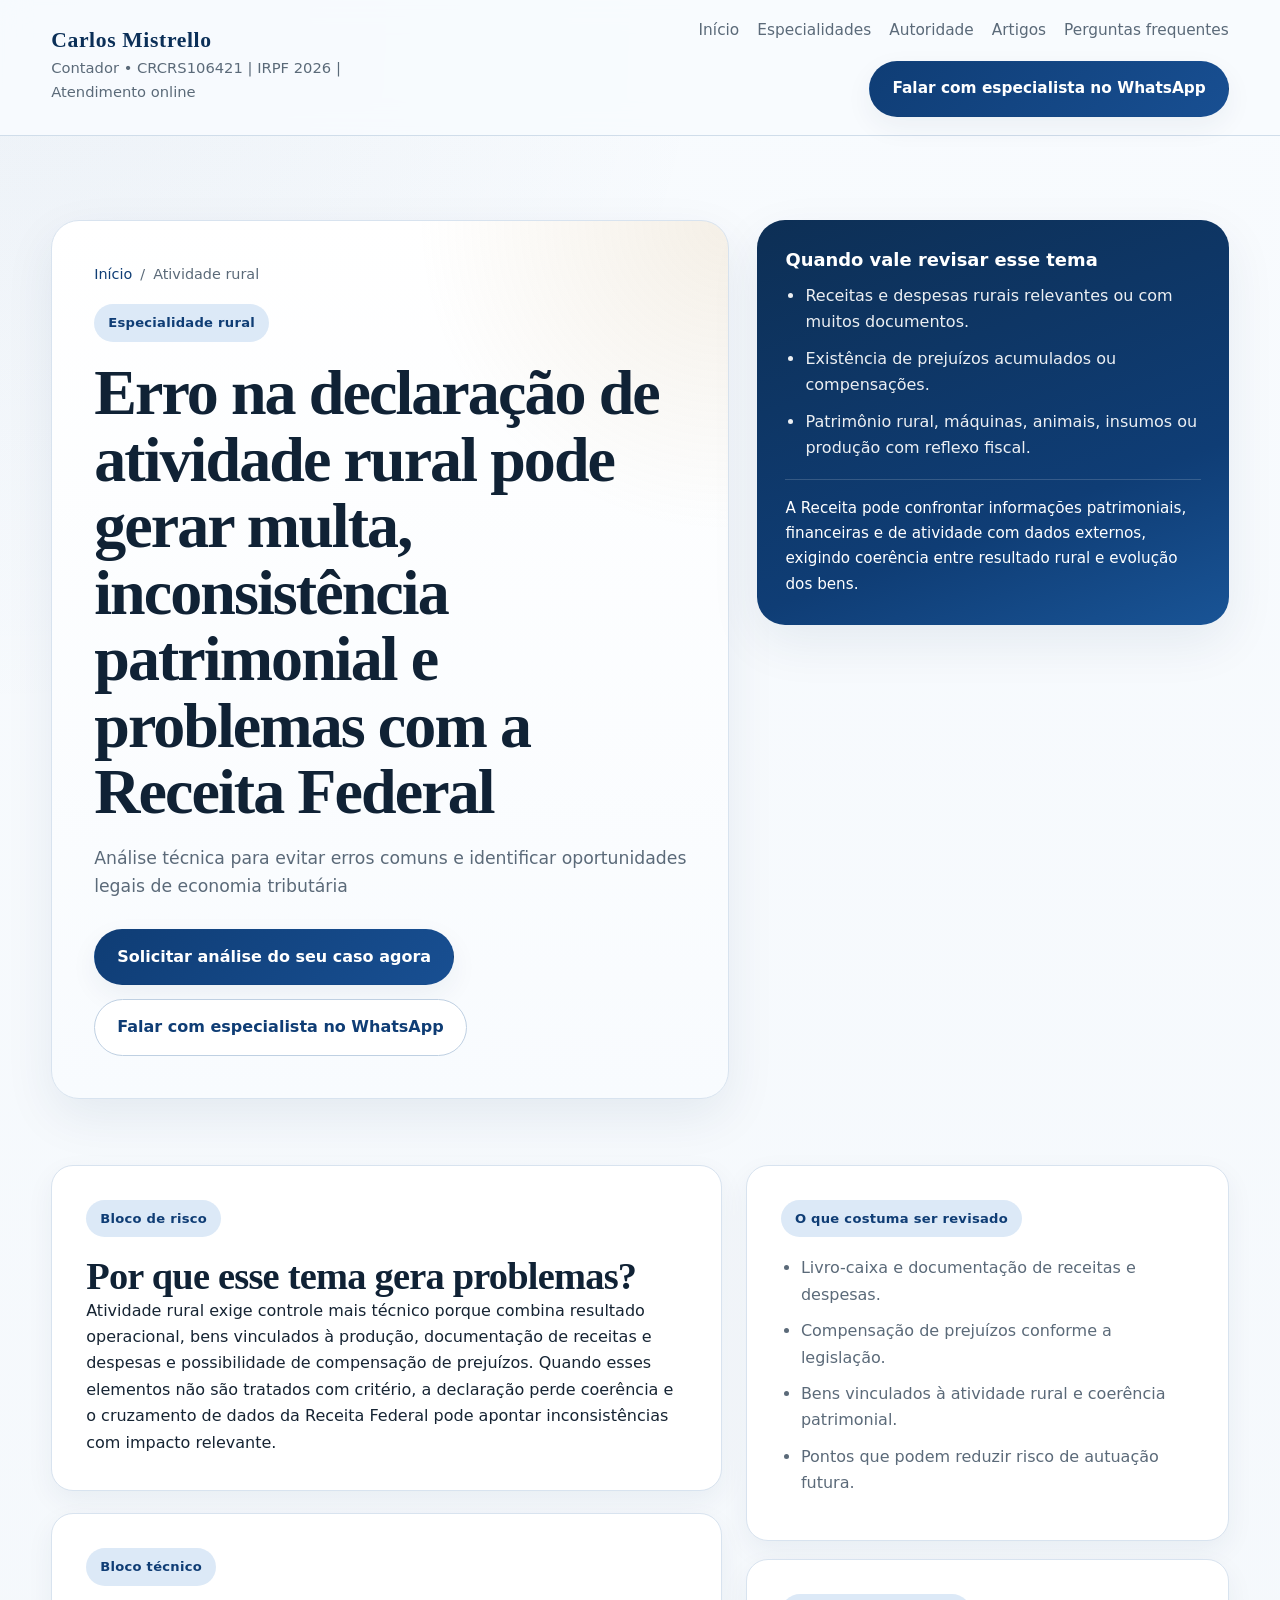
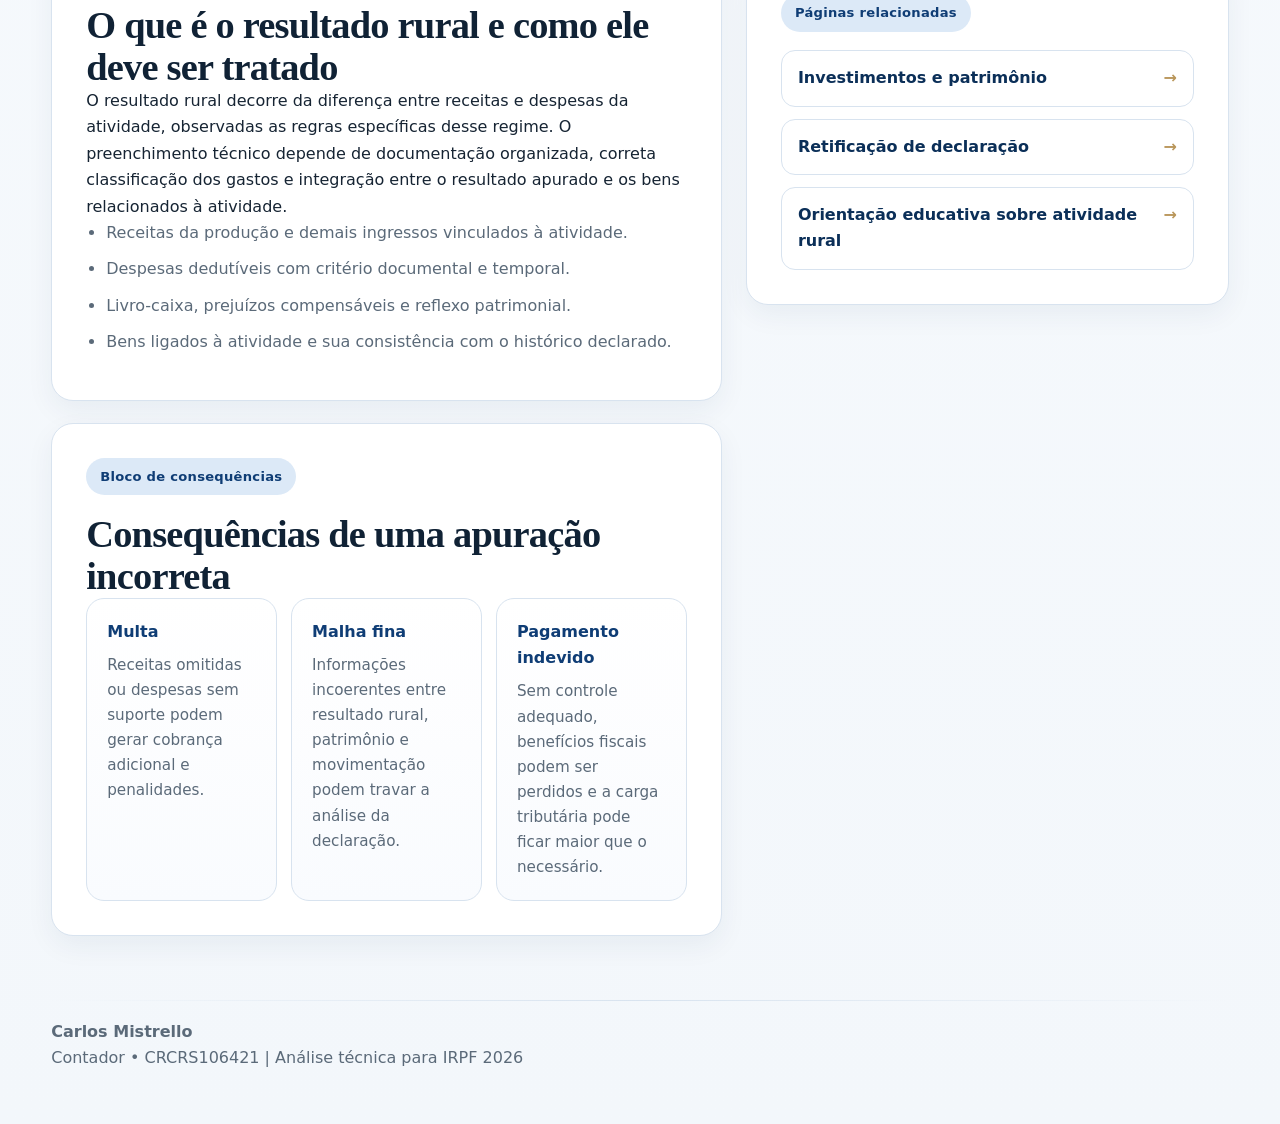
<file: produtor-rural.html>
<!DOCTYPE html>
<html lang="pt-BR">
<head>
  <meta charset="UTF-8">
  <meta name="viewport" content="width=device-width, initial-scale=1.0">
  <title>Atividade rural no IRPF 2026 | Carlos Mistrello</title>
  <meta name="description" content="Análise técnica para atividade rural no IRPF 2026, com foco em resultado rural, controle documental e benefícios fiscais.">
  <link rel="stylesheet" href="site.css">
</head>
<body>
  <header class="site-header">
    <div class="container site-header-inner">
      <a class="brand" href="index.html">
        <strong>Carlos Mistrello</strong>
        <span>Contador • CRCRS106421 | IRPF 2026 | Atendimento online</span>
      </a>
      <nav class="site-nav" aria-label="Navegação principal">
        <a href="index.html">Início</a>
        <a href="index.html#especialidades">Especialidades</a>
        <a href="index.html#autoridade">Autoridade</a>
        <a href="index.html#artigos">Artigos</a>
        <a href="index.html#faq">Perguntas frequentes</a>
        <a class="btn btn-primary" href="https://wa.me/message/TVHU6T4XL5IWO1" target="_blank" rel="noopener noreferrer">Falar com especialista no WhatsApp</a>
      </nav>
    </div>
  </header>

  <main>
    <section class="topic-hero">
      <div class="container hero-grid">
        <div class="panel hero-panel">
          <div class="breadcrumb"><a href="index.html">Início</a><span>/</span><span>Atividade rural</span></div>
          <span class="eyebrow">Especialidade rural</span>
          <h1>Erro na declaração de atividade rural pode gerar multa, inconsistência patrimonial e problemas com a Receita Federal</h1>
          <p class="lead">Análise técnica para evitar erros comuns e identificar oportunidades legais de economia tributária</p>
          <div class="btn-row" style="margin-top:28px;">
            <a class="btn btn-primary" href="https://forms.gle/5CNipjNFndQSJ82i8" target="_blank" rel="noopener noreferrer">Solicitar análise do seu caso agora</a>
            <a class="btn btn-secondary" href="https://wa.me/message/TVHU6T4XL5IWO1" target="_blank" rel="noopener noreferrer">Falar com especialista no WhatsApp</a>
          </div>
        </div>

        <aside class="panel side-panel">
          <h3 style="margin-bottom:12px;">Quando vale revisar esse tema</h3>
          <ul class="bullet-list">
            <li>Receitas e despesas rurais relevantes ou com muitos documentos.</li>
            <li>Existência de prejuízos acumulados ou compensações.</li>
            <li>Patrimônio rural, máquinas, animais, insumos ou produção com reflexo fiscal.</li>
          </ul>
          <div class="note">A Receita pode confrontar informações patrimoniais, financeiras e de atividade com dados externos, exigindo coerência entre resultado rural e evolução dos bens.</div>
        </aside>
      </div>
    </section>

    <section>
      <div class="container content-grid">
        <div class="content-stack">
          <article class="topic-box">
            <span class="eyebrow">Bloco de risco</span>
            <h2>Por que esse tema gera problemas?</h2>
            <p>Atividade rural exige controle mais técnico porque combina resultado operacional, bens vinculados à produção, documentação de receitas e despesas e possibilidade de compensação de prejuízos. Quando esses elementos não são tratados com critério, a declaração perde coerência e o cruzamento de dados da Receita Federal pode apontar inconsistências com impacto relevante.</p>
          </article>

          <article class="topic-box">
            <span class="eyebrow">Bloco técnico</span>
            <h2>O que é o resultado rural e como ele deve ser tratado</h2>
            <p>O resultado rural decorre da diferença entre receitas e despesas da atividade, observadas as regras específicas desse regime. O preenchimento técnico depende de documentação organizada, correta classificação dos gastos e integração entre o resultado apurado e os bens relacionados à atividade.</p>
            <ul class="bullet-list">
              <li>Receitas da produção e demais ingressos vinculados à atividade.</li>
              <li>Despesas dedutíveis com critério documental e temporal.</li>
              <li>Livro-caixa, prejuízos compensáveis e reflexo patrimonial.</li>
              <li>Bens ligados à atividade e sua consistência com o histórico declarado.</li>
            </ul>
          </article>

          <article class="topic-box">
            <span class="eyebrow">Bloco de consequências</span>
            <h2>Consequências de uma apuração incorreta</h2>
            <div class="mini-grid">
              <div class="mini-card">
                <strong>Multa</strong>
                <p>Receitas omitidas ou despesas sem suporte podem gerar cobrança adicional e penalidades.</p>
              </div>
              <div class="mini-card">
                <strong>Malha fina</strong>
                <p>Informações incoerentes entre resultado rural, patrimônio e movimentação podem travar a análise da declaração.</p>
              </div>
              <div class="mini-card">
                <strong>Pagamento indevido</strong>
                <p>Sem controle adequado, benefícios fiscais podem ser perdidos e a carga tributária pode ficar maior que o necessário.</p>
              </div>
            </div>
          </article>
        </div>

        <aside class="aside-stack">
          <article class="topic-box">
            <span class="eyebrow">O que costuma ser revisado</span>
            <ul class="check-list">
              <li>Livro-caixa e documentação de receitas e despesas.</li>
              <li>Compensação de prejuízos conforme a legislação.</li>
              <li>Bens vinculados à atividade rural e coerência patrimonial.</li>
              <li>Pontos que podem reduzir risco de autuação futura.</li>
            </ul>
          </article>

          <article class="topic-box">
            <span class="eyebrow">Páginas relacionadas</span>
            <div class="topic-links">
              <a href="investimentos.html"><span>Investimentos e patrimônio</span><span>→</span></a>
              <a href="retificacao-declaracao.html"><span>Retificação de declaração</span><span>→</span></a>
              <a href="como-declarar-atividade-rural.html"><span>Orientação educativa sobre atividade rural</span><span>→</span></a>
            </div>
          </article>
        </aside>
      </div>
    </section>
  </main>

  <footer class="footer">
    <div class="container">
      <div class="footer-bar"></div>
      <p><strong>Carlos Mistrello</strong><br>Contador • CRCRS106421 | Análise técnica para IRPF 2026</p>
    </div>
  </footer>
</body>
</html>
</file>
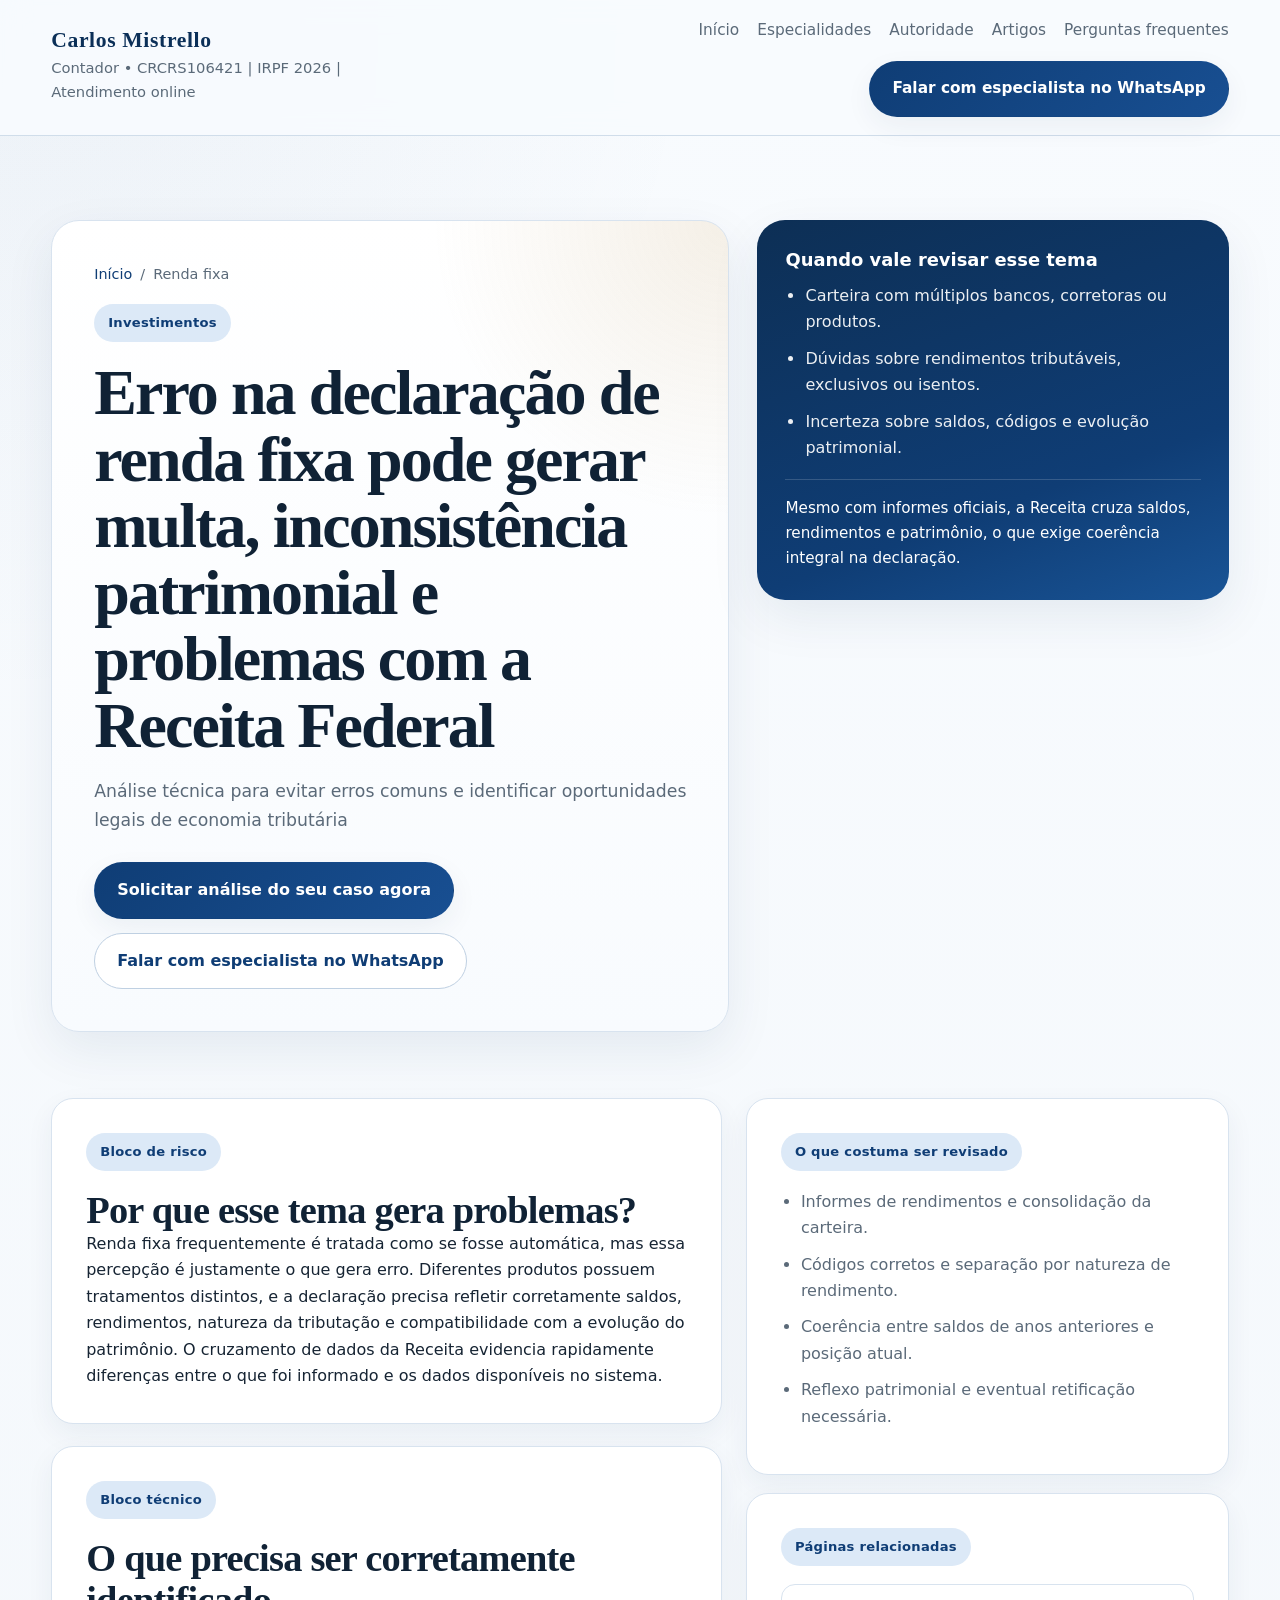
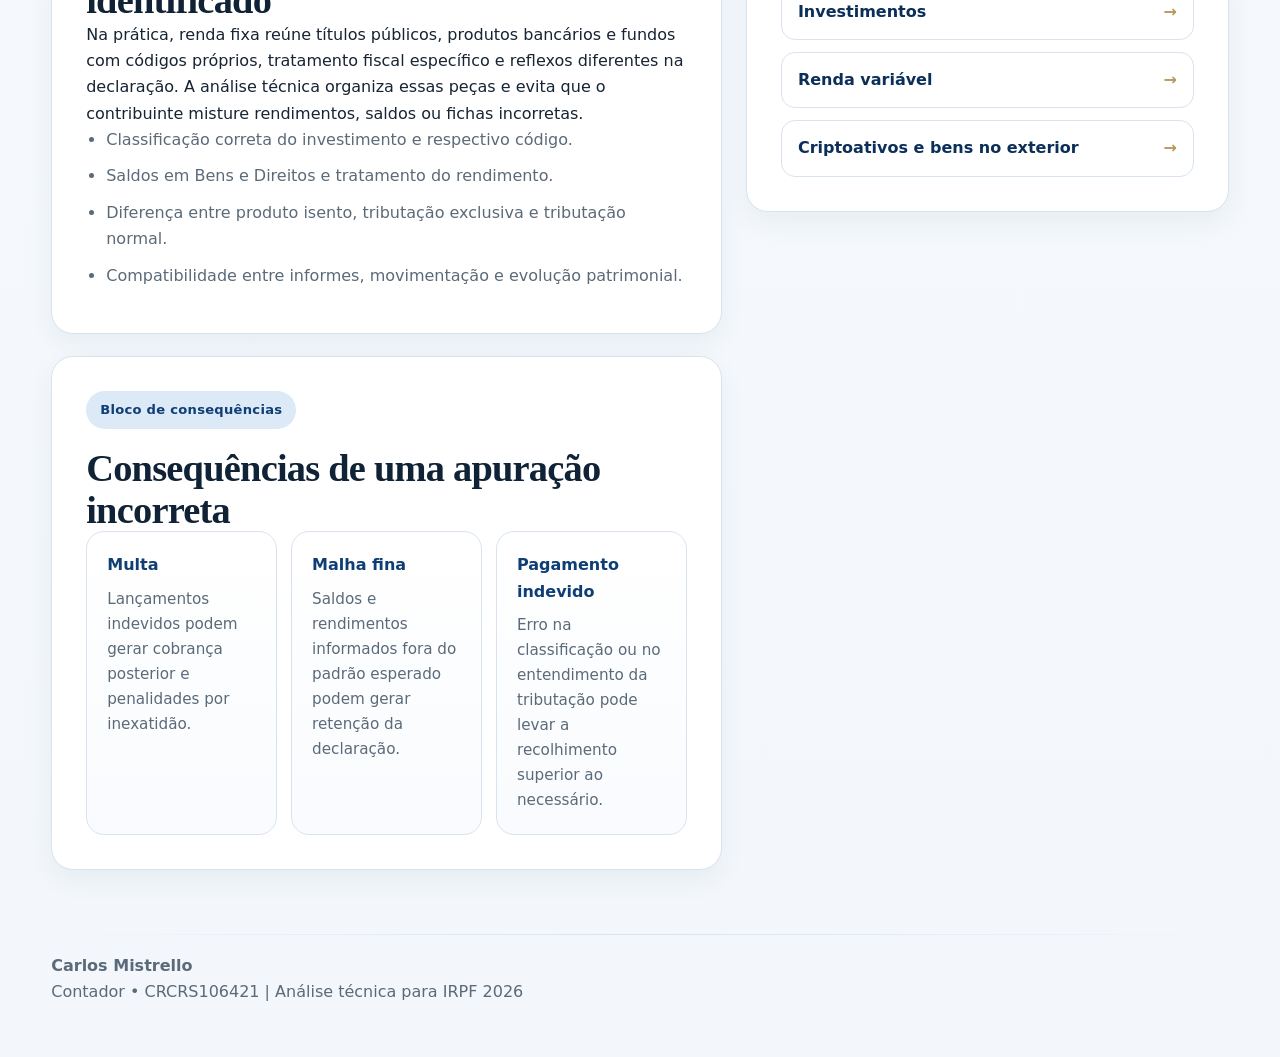
<file: renda-fixa.html>
<!DOCTYPE html>
<html lang="pt-BR">
<head>
  <meta charset="UTF-8">
  <meta name="viewport" content="width=device-width, initial-scale=1.0">
  <title>Renda fixa no IRPF 2026 | Carlos Mistrello</title>
  <meta name="description" content="Análise técnica para renda fixa no IRPF 2026, com foco em saldos, tributação e consistência entre informes e declaração.">
  <link rel="stylesheet" href="site.css">
</head>
<body>
  <header class="site-header">
    <div class="container site-header-inner">
      <a class="brand" href="index.html">
        <strong>Carlos Mistrello</strong>
        <span>Contador • CRCRS106421 | IRPF 2026 | Atendimento online</span>
      </a>
      <nav class="site-nav" aria-label="Navegação principal">
        <a href="index.html">Início</a>
        <a href="index.html#especialidades">Especialidades</a>
        <a href="index.html#autoridade">Autoridade</a>
        <a href="index.html#artigos">Artigos</a>
        <a href="index.html#faq">Perguntas frequentes</a>
        <a class="btn btn-primary" href="https://wa.me/message/TVHU6T4XL5IWO1" target="_blank" rel="noopener noreferrer">Falar com especialista no WhatsApp</a>
      </nav>
    </div>
  </header>

  <main>
    <section class="topic-hero">
      <div class="container hero-grid">
        <div class="panel hero-panel">
          <div class="breadcrumb"><a href="index.html">Início</a><span>/</span><span>Renda fixa</span></div>
          <span class="eyebrow">Investimentos</span>
          <h1>Erro na declaração de renda fixa pode gerar multa, inconsistência patrimonial e problemas com a Receita Federal</h1>
          <p class="lead">Análise técnica para evitar erros comuns e identificar oportunidades legais de economia tributária</p>
          <div class="btn-row" style="margin-top:28px;">
            <a class="btn btn-primary" href="https://forms.gle/5CNipjNFndQSJ82i8" target="_blank" rel="noopener noreferrer">Solicitar análise do seu caso agora</a>
            <a class="btn btn-secondary" href="https://wa.me/message/TVHU6T4XL5IWO1" target="_blank" rel="noopener noreferrer">Falar com especialista no WhatsApp</a>
          </div>
        </div>

        <aside class="panel side-panel">
          <h3 style="margin-bottom:12px;">Quando vale revisar esse tema</h3>
          <ul class="bullet-list">
            <li>Carteira com múltiplos bancos, corretoras ou produtos.</li>
            <li>Dúvidas sobre rendimentos tributáveis, exclusivos ou isentos.</li>
            <li>Incerteza sobre saldos, códigos e evolução patrimonial.</li>
          </ul>
          <div class="note">Mesmo com informes oficiais, a Receita cruza saldos, rendimentos e patrimônio, o que exige coerência integral na declaração.</div>
        </aside>
      </div>
    </section>

    <section>
      <div class="container content-grid">
        <div class="content-stack">
          <article class="topic-box">
            <span class="eyebrow">Bloco de risco</span>
            <h2>Por que esse tema gera problemas?</h2>
            <p>Renda fixa frequentemente é tratada como se fosse automática, mas essa percepção é justamente o que gera erro. Diferentes produtos possuem tratamentos distintos, e a declaração precisa refletir corretamente saldos, rendimentos, natureza da tributação e compatibilidade com a evolução do patrimônio. O cruzamento de dados da Receita evidencia rapidamente diferenças entre o que foi informado e os dados disponíveis no sistema.</p>
          </article>

          <article class="topic-box">
            <span class="eyebrow">Bloco técnico</span>
            <h2>O que precisa ser corretamente identificado</h2>
            <p>Na prática, renda fixa reúne títulos públicos, produtos bancários e fundos com códigos próprios, tratamento fiscal específico e reflexos diferentes na declaração. A análise técnica organiza essas peças e evita que o contribuinte misture rendimentos, saldos ou fichas incorretas.</p>
            <ul class="bullet-list">
              <li>Classificação correta do investimento e respectivo código.</li>
              <li>Saldos em Bens e Direitos e tratamento do rendimento.</li>
              <li>Diferença entre produto isento, tributação exclusiva e tributação normal.</li>
              <li>Compatibilidade entre informes, movimentação e evolução patrimonial.</li>
            </ul>
          </article>

          <article class="topic-box">
            <span class="eyebrow">Bloco de consequências</span>
            <h2>Consequências de uma apuração incorreta</h2>
            <div class="mini-grid">
              <div class="mini-card">
                <strong>Multa</strong>
                <p>Lançamentos indevidos podem gerar cobrança posterior e penalidades por inexatidão.</p>
              </div>
              <div class="mini-card">
                <strong>Malha fina</strong>
                <p>Saldos e rendimentos informados fora do padrão esperado podem gerar retenção da declaração.</p>
              </div>
              <div class="mini-card">
                <strong>Pagamento indevido</strong>
                <p>Erro na classificação ou no entendimento da tributação pode levar a recolhimento superior ao necessário.</p>
              </div>
            </div>
          </article>
        </div>

        <aside class="aside-stack">
          <article class="topic-box">
            <span class="eyebrow">O que costuma ser revisado</span>
            <ul class="check-list">
              <li>Informes de rendimentos e consolidação da carteira.</li>
              <li>Códigos corretos e separação por natureza de rendimento.</li>
              <li>Coerência entre saldos de anos anteriores e posição atual.</li>
              <li>Reflexo patrimonial e eventual retificação necessária.</li>
            </ul>
          </article>

          <article class="topic-box">
            <span class="eyebrow">Páginas relacionadas</span>
            <div class="topic-links">
              <a href="investimentos.html"><span>Investimentos</span><span>→</span></a>
              <a href="renda-variavel.html"><span>Renda variável</span><span>→</span></a>
              <a href="criptoativos-exterior.html"><span>Criptoativos e bens no exterior</span><span>→</span></a>
            </div>
          </article>
        </aside>
      </div>
    </section>
  </main>

  <footer class="footer">
    <div class="container">
      <div class="footer-bar"></div>
      <p><strong>Carlos Mistrello</strong><br>Contador • CRCRS106421 | Análise técnica para IRPF 2026</p>
    </div>
  </footer>
</body>
</html>
</file>
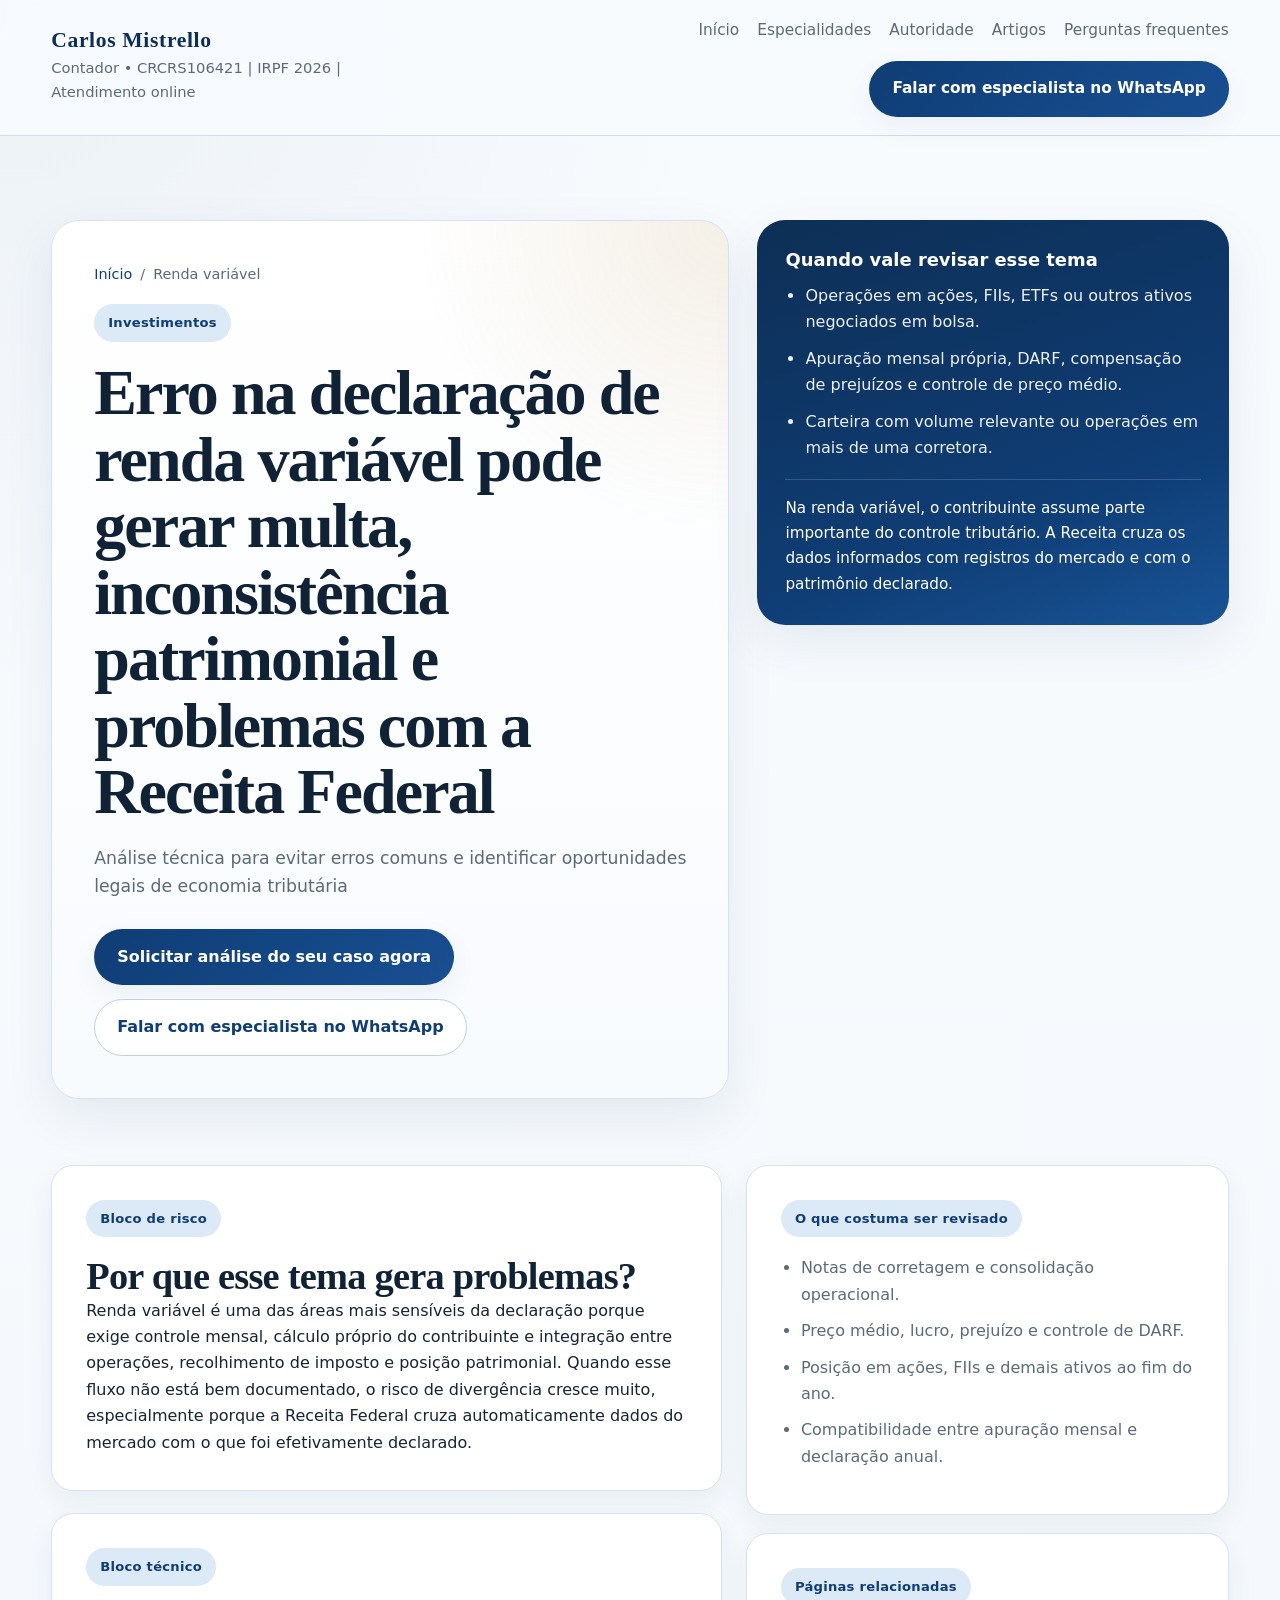
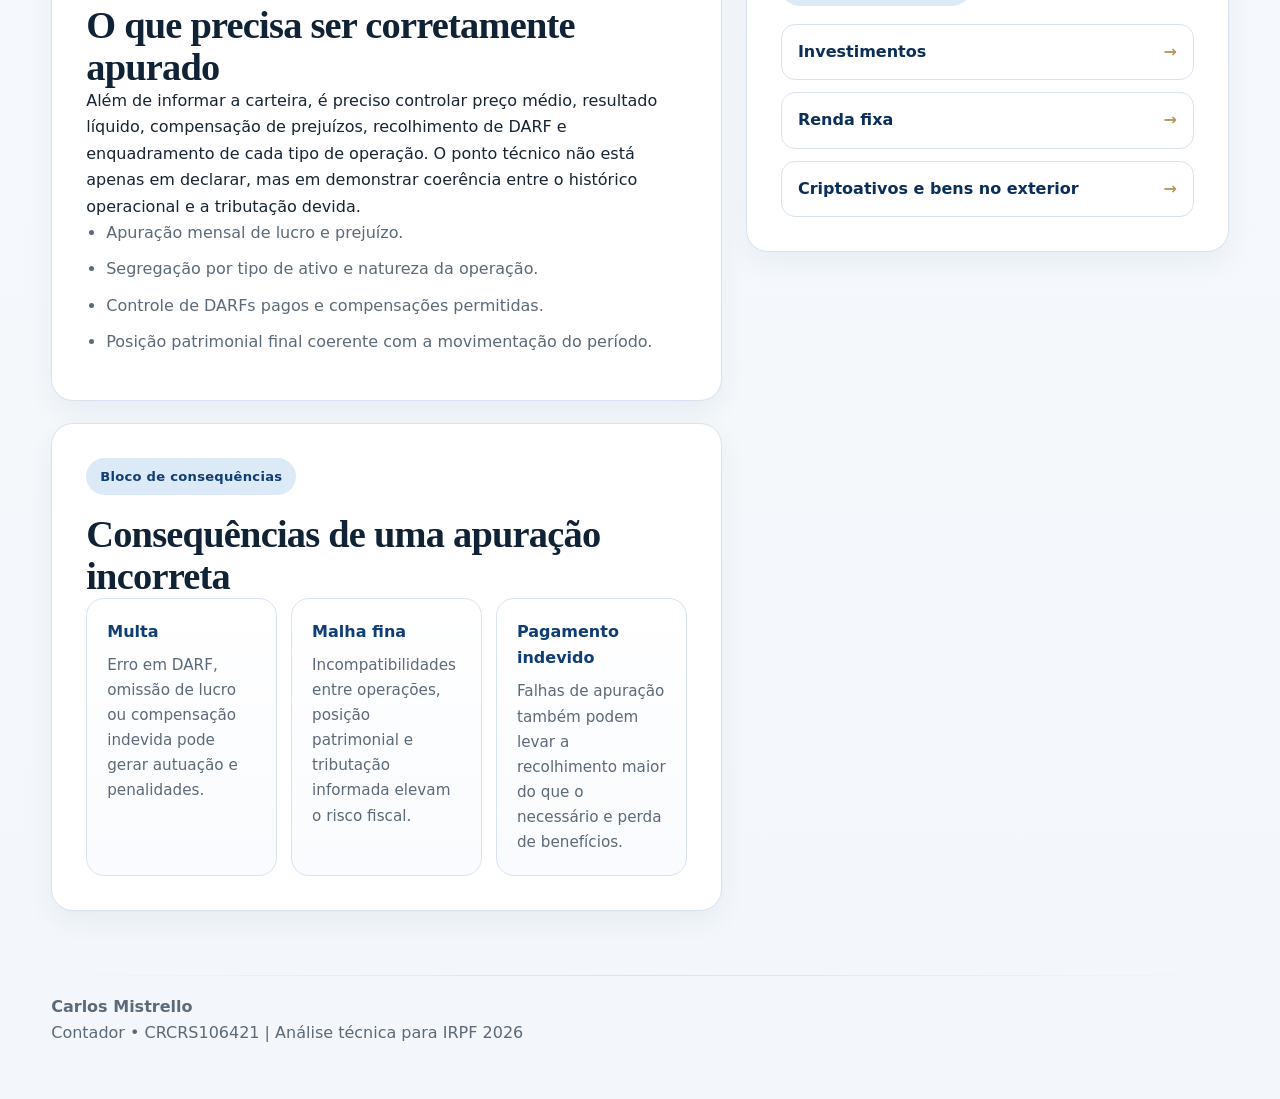
<file: renda-variavel.html>
<!DOCTYPE html>
<html lang="pt-BR">
<head>
  <meta charset="UTF-8">
  <meta name="viewport" content="width=device-width, initial-scale=1.0">
  <title>Renda variável no IRPF 2026 | Carlos Mistrello</title>
  <meta name="description" content="Análise técnica para renda variável no IRPF 2026, com foco em apuração mensal, DARF, prejuízos e consistência patrimonial.">
  <link rel="stylesheet" href="site.css">
</head>
<body>
  <header class="site-header">
    <div class="container site-header-inner">
      <a class="brand" href="index.html">
        <strong>Carlos Mistrello</strong>
        <span>Contador • CRCRS106421 | IRPF 2026 | Atendimento online</span>
      </a>
      <nav class="site-nav" aria-label="Navegação principal">
        <a href="index.html">Início</a>
        <a href="index.html#especialidades">Especialidades</a>
        <a href="index.html#autoridade">Autoridade</a>
        <a href="index.html#artigos">Artigos</a>
        <a href="index.html#faq">Perguntas frequentes</a>
        <a class="btn btn-primary" href="https://wa.me/message/TVHU6T4XL5IWO1" target="_blank" rel="noopener noreferrer">Falar com especialista no WhatsApp</a>
      </nav>
    </div>
  </header>

  <main>
    <section class="topic-hero">
      <div class="container hero-grid">
        <div class="panel hero-panel">
          <div class="breadcrumb"><a href="index.html">Início</a><span>/</span><span>Renda variável</span></div>
          <span class="eyebrow">Investimentos</span>
          <h1>Erro na declaração de renda variável pode gerar multa, inconsistência patrimonial e problemas com a Receita Federal</h1>
          <p class="lead">Análise técnica para evitar erros comuns e identificar oportunidades legais de economia tributária</p>
          <div class="btn-row" style="margin-top:28px;">
            <a class="btn btn-primary" href="https://forms.gle/5CNipjNFndQSJ82i8" target="_blank" rel="noopener noreferrer">Solicitar análise do seu caso agora</a>
            <a class="btn btn-secondary" href="https://wa.me/message/TVHU6T4XL5IWO1" target="_blank" rel="noopener noreferrer">Falar com especialista no WhatsApp</a>
          </div>
        </div>

        <aside class="panel side-panel">
          <h3 style="margin-bottom:12px;">Quando vale revisar esse tema</h3>
          <ul class="bullet-list">
            <li>Operações em ações, FIIs, ETFs ou outros ativos negociados em bolsa.</li>
            <li>Apuração mensal própria, DARF, compensação de prejuízos e controle de preço médio.</li>
            <li>Carteira com volume relevante ou operações em mais de uma corretora.</li>
          </ul>
          <div class="note">Na renda variável, o contribuinte assume parte importante do controle tributário. A Receita cruza os dados informados com registros do mercado e com o patrimônio declarado.</div>
        </aside>
      </div>
    </section>

    <section>
      <div class="container content-grid">
        <div class="content-stack">
          <article class="topic-box">
            <span class="eyebrow">Bloco de risco</span>
            <h2>Por que esse tema gera problemas?</h2>
            <p>Renda variável é uma das áreas mais sensíveis da declaração porque exige controle mensal, cálculo próprio do contribuinte e integração entre operações, recolhimento de imposto e posição patrimonial. Quando esse fluxo não está bem documentado, o risco de divergência cresce muito, especialmente porque a Receita Federal cruza automaticamente dados do mercado com o que foi efetivamente declarado.</p>
          </article>

          <article class="topic-box">
            <span class="eyebrow">Bloco técnico</span>
            <h2>O que precisa ser corretamente apurado</h2>
            <p>Além de informar a carteira, é preciso controlar preço médio, resultado líquido, compensação de prejuízos, recolhimento de DARF e enquadramento de cada tipo de operação. O ponto técnico não está apenas em declarar, mas em demonstrar coerência entre o histórico operacional e a tributação devida.</p>
            <ul class="bullet-list">
              <li>Apuração mensal de lucro e prejuízo.</li>
              <li>Segregação por tipo de ativo e natureza da operação.</li>
              <li>Controle de DARFs pagos e compensações permitidas.</li>
              <li>Posição patrimonial final coerente com a movimentação do período.</li>
            </ul>
          </article>

          <article class="topic-box">
            <span class="eyebrow">Bloco de consequências</span>
            <h2>Consequências de uma apuração incorreta</h2>
            <div class="mini-grid">
              <div class="mini-card">
                <strong>Multa</strong>
                <p>Erro em DARF, omissão de lucro ou compensação indevida pode gerar autuação e penalidades.</p>
              </div>
              <div class="mini-card">
                <strong>Malha fina</strong>
                <p>Incompatibilidades entre operações, posição patrimonial e tributação informada elevam o risco fiscal.</p>
              </div>
              <div class="mini-card">
                <strong>Pagamento indevido</strong>
                <p>Falhas de apuração também podem levar a recolhimento maior do que o necessário e perda de benefícios.</p>
              </div>
            </div>
          </article>
        </div>

        <aside class="aside-stack">
          <article class="topic-box">
            <span class="eyebrow">O que costuma ser revisado</span>
            <ul class="check-list">
              <li>Notas de corretagem e consolidação operacional.</li>
              <li>Preço médio, lucro, prejuízo e controle de DARF.</li>
              <li>Posição em ações, FIIs e demais ativos ao fim do ano.</li>
              <li>Compatibilidade entre apuração mensal e declaração anual.</li>
            </ul>
          </article>

          <article class="topic-box">
            <span class="eyebrow">Páginas relacionadas</span>
            <div class="topic-links">
              <a href="investimentos.html"><span>Investimentos</span><span>→</span></a>
              <a href="renda-fixa.html"><span>Renda fixa</span><span>→</span></a>
              <a href="criptoativos-exterior.html"><span>Criptoativos e bens no exterior</span><span>→</span></a>
            </div>
          </article>
        </aside>
      </div>
    </section>
  </main>

  <footer class="footer">
    <div class="container">
      <div class="footer-bar"></div>
      <p><strong>Carlos Mistrello</strong><br>Contador • CRCRS106421 | Análise técnica para IRPF 2026</p>
    </div>
  </footer>
</body>
</html>
</file>
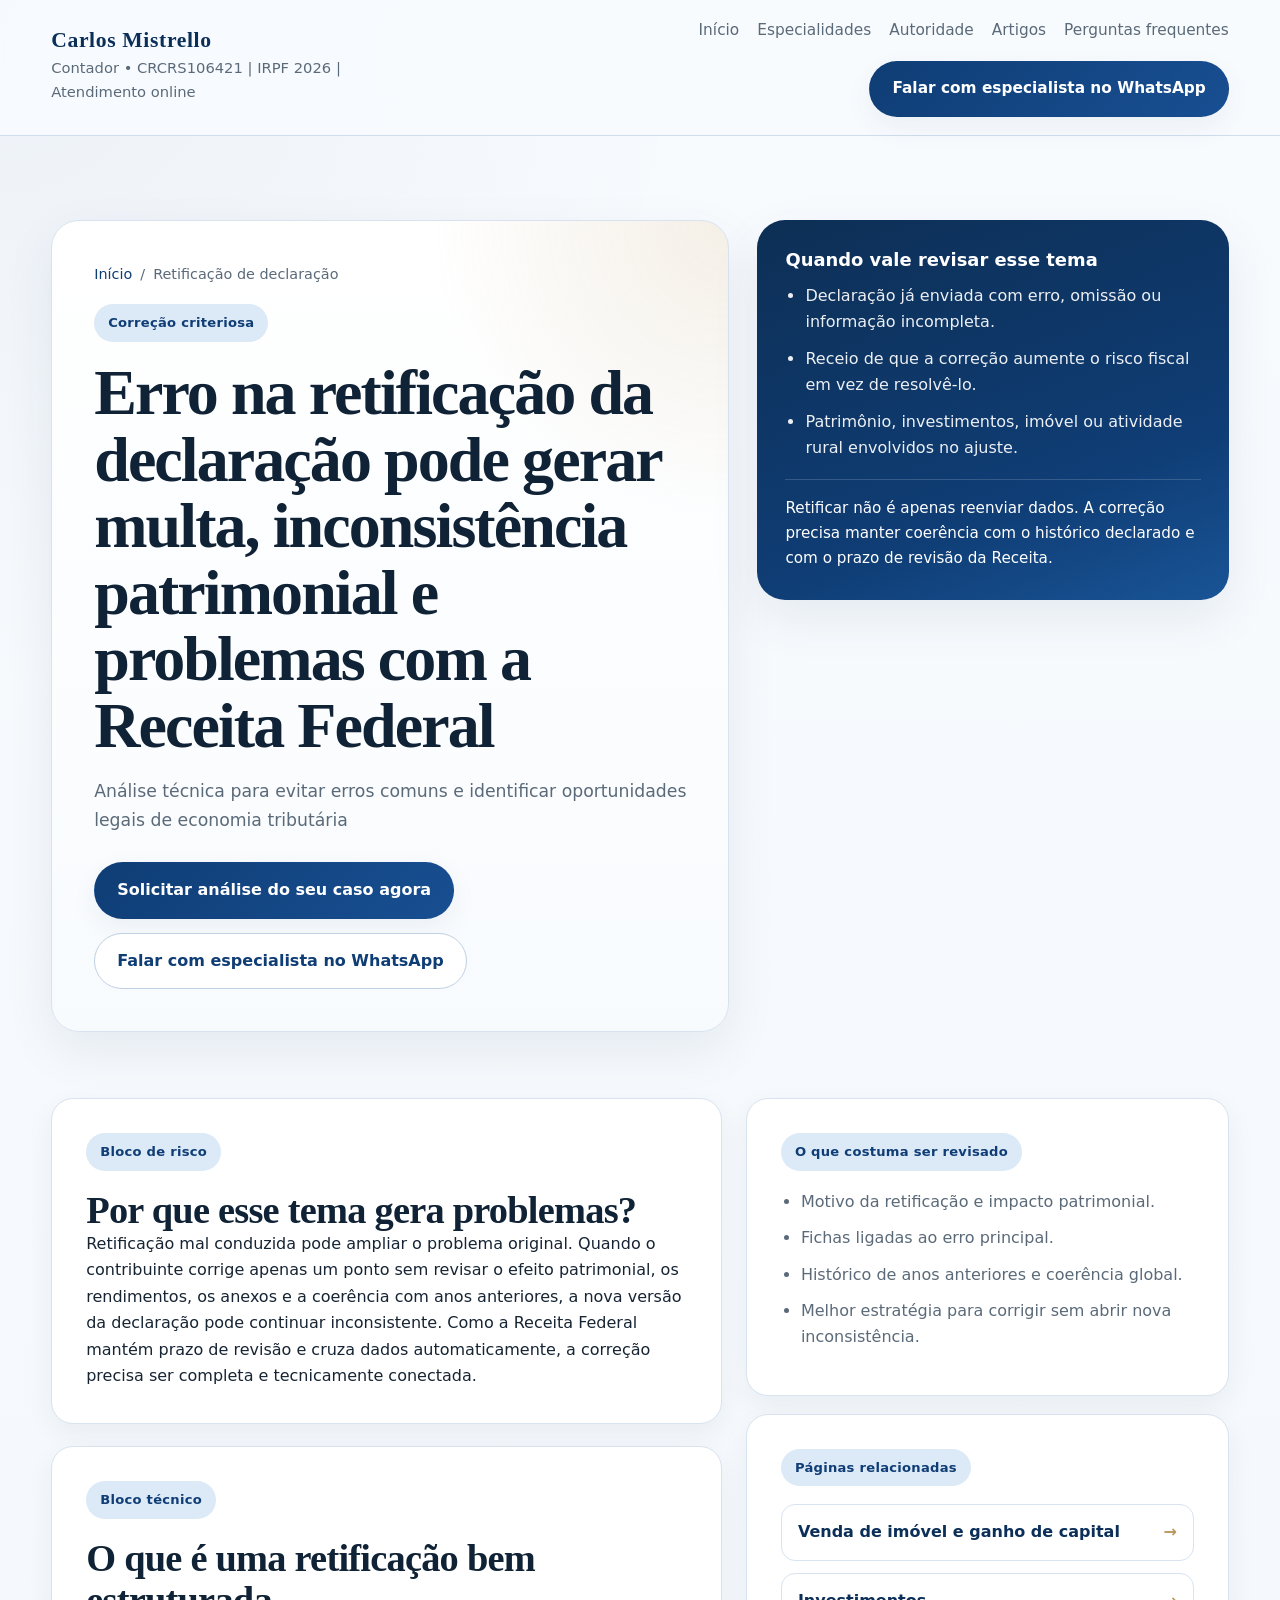
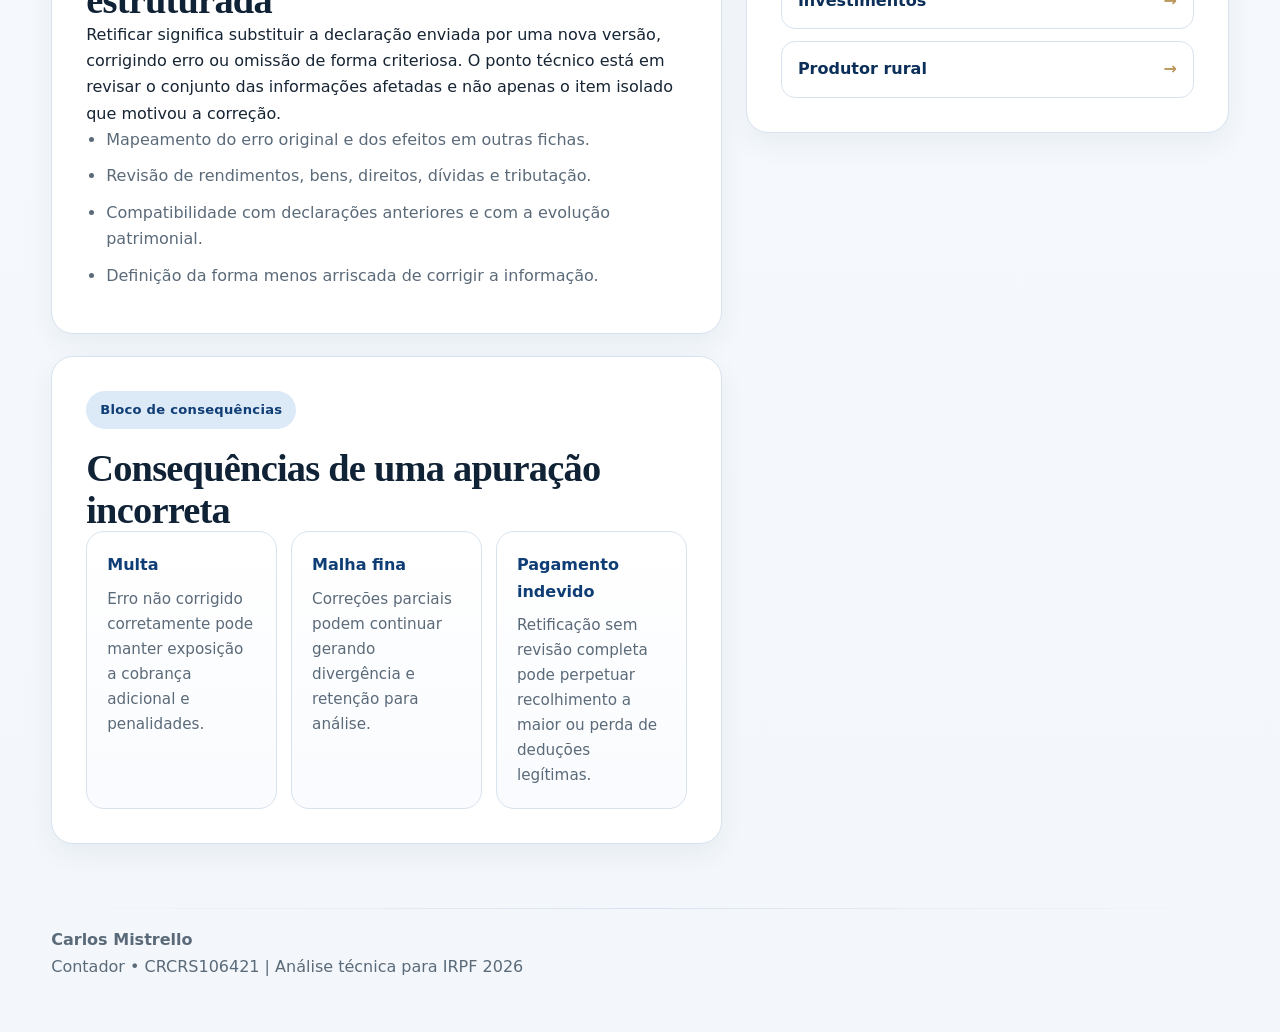
<file: retificacao-declaracao.html>
<!DOCTYPE html>
<html lang="pt-BR">
<head>
  <meta charset="UTF-8">
  <meta name="viewport" content="width=device-width, initial-scale=1.0">
  <title>Retificação de declaração | IRPF 2026</title>
  <meta name="description" content="Análise técnica para retificação de declaração do IRPF 2026, com foco em correção criteriosa, patrimônio e redução de risco fiscal.">
  <link rel="stylesheet" href="site.css">
</head>
<body>
  <header class="site-header">
    <div class="container site-header-inner">
      <a class="brand" href="index.html">
        <strong>Carlos Mistrello</strong>
        <span>Contador • CRCRS106421 | IRPF 2026 | Atendimento online</span>
      </a>
      <nav class="site-nav" aria-label="Navegação principal">
        <a href="index.html">Início</a>
        <a href="index.html#especialidades">Especialidades</a>
        <a href="index.html#autoridade">Autoridade</a>
        <a href="index.html#artigos">Artigos</a>
        <a href="index.html#faq">Perguntas frequentes</a>
        <a class="btn btn-primary" href="https://wa.me/message/TVHU6T4XL5IWO1" target="_blank" rel="noopener noreferrer">Falar com especialista no WhatsApp</a>
      </nav>
    </div>
  </header>

  <main>
    <section class="topic-hero">
      <div class="container hero-grid">
        <div class="panel hero-panel">
          <div class="breadcrumb"><a href="index.html">Início</a><span>/</span><span>Retificação de declaração</span></div>
          <span class="eyebrow">Correção criteriosa</span>
          <h1>Erro na retificação da declaração pode gerar multa, inconsistência patrimonial e problemas com a Receita Federal</h1>
          <p class="lead">Análise técnica para evitar erros comuns e identificar oportunidades legais de economia tributária</p>
          <div class="btn-row" style="margin-top:28px;">
            <a class="btn btn-primary" href="https://forms.gle/5CNipjNFndQSJ82i8" target="_blank" rel="noopener noreferrer">Solicitar análise do seu caso agora</a>
            <a class="btn btn-secondary" href="https://wa.me/message/TVHU6T4XL5IWO1" target="_blank" rel="noopener noreferrer">Falar com especialista no WhatsApp</a>
          </div>
        </div>

        <aside class="panel side-panel">
          <h3 style="margin-bottom:12px;">Quando vale revisar esse tema</h3>
          <ul class="bullet-list">
            <li>Declaração já enviada com erro, omissão ou informação incompleta.</li>
            <li>Receio de que a correção aumente o risco fiscal em vez de resolvê-lo.</li>
            <li>Patrimônio, investimentos, imóvel ou atividade rural envolvidos no ajuste.</li>
          </ul>
          <div class="note">Retificar não é apenas reenviar dados. A correção precisa manter coerência com o histórico declarado e com o prazo de revisão da Receita.</div>
        </aside>
      </div>
    </section>

    <section>
      <div class="container content-grid">
        <div class="content-stack">
          <article class="topic-box">
            <span class="eyebrow">Bloco de risco</span>
            <h2>Por que esse tema gera problemas?</h2>
            <p>Retificação mal conduzida pode ampliar o problema original. Quando o contribuinte corrige apenas um ponto sem revisar o efeito patrimonial, os rendimentos, os anexos e a coerência com anos anteriores, a nova versão da declaração pode continuar inconsistente. Como a Receita Federal mantém prazo de revisão e cruza dados automaticamente, a correção precisa ser completa e tecnicamente conectada.</p>
          </article>

          <article class="topic-box">
            <span class="eyebrow">Bloco técnico</span>
            <h2>O que é uma retificação bem estruturada</h2>
            <p>Retificar significa substituir a declaração enviada por uma nova versão, corrigindo erro ou omissão de forma criteriosa. O ponto técnico está em revisar o conjunto das informações afetadas e não apenas o item isolado que motivou a correção.</p>
            <ul class="bullet-list">
              <li>Mapeamento do erro original e dos efeitos em outras fichas.</li>
              <li>Revisão de rendimentos, bens, direitos, dívidas e tributação.</li>
              <li>Compatibilidade com declarações anteriores e com a evolução patrimonial.</li>
              <li>Definição da forma menos arriscada de corrigir a informação.</li>
            </ul>
          </article>

          <article class="topic-box">
            <span class="eyebrow">Bloco de consequências</span>
            <h2>Consequências de uma apuração incorreta</h2>
            <div class="mini-grid">
              <div class="mini-card">
                <strong>Multa</strong>
                <p>Erro não corrigido corretamente pode manter exposição a cobrança adicional e penalidades.</p>
              </div>
              <div class="mini-card">
                <strong>Malha fina</strong>
                <p>Correções parciais podem continuar gerando divergência e retenção para análise.</p>
              </div>
              <div class="mini-card">
                <strong>Pagamento indevido</strong>
                <p>Retificação sem revisão completa pode perpetuar recolhimento a maior ou perda de deduções legítimas.</p>
              </div>
            </div>
          </article>
        </div>

        <aside class="aside-stack">
          <article class="topic-box">
            <span class="eyebrow">O que costuma ser revisado</span>
            <ul class="check-list">
              <li>Motivo da retificação e impacto patrimonial.</li>
              <li>Fichas ligadas ao erro principal.</li>
              <li>Histórico de anos anteriores e coerência global.</li>
              <li>Melhor estratégia para corrigir sem abrir nova inconsistência.</li>
            </ul>
          </article>

          <article class="topic-box">
            <span class="eyebrow">Páginas relacionadas</span>
            <div class="topic-links">
              <a href="ganho-capital-imovel.html"><span>Venda de imóvel e ganho de capital</span><span>→</span></a>
              <a href="investimentos.html"><span>Investimentos</span><span>→</span></a>
              <a href="produtor-rural.html"><span>Produtor rural</span><span>→</span></a>
            </div>
          </article>
        </aside>
      </div>
    </section>
  </main>

  <footer class="footer">
    <div class="container">
      <div class="footer-bar"></div>
      <p><strong>Carlos Mistrello</strong><br>Contador • CRCRS106421 | Análise técnica para IRPF 2026</p>
    </div>
  </footer>
</body>
</html>
</file>
<file: site.css>
:root{
  --bg:#f3f7fb;
  --bg-soft:#f8fbfe;
  --surface:#ffffff;
  --surface-strong:#0f3156;
  --surface-muted:#eef4fb;
  --text:#162433;
  --muted:#5b6a79;
  --line:#d8e3ef;
  --line-strong:#bfd0e2;
  --primary:#0f3d75;
  --primary-strong:#0b2f58;
  --primary-soft:#dce9f7;
  --accent:#b9965a;
  --accent-soft:#f7efe1;
  --success:#1f6b4f;
  --shadow:0 18px 50px rgba(15,49,86,.08);
  --shadow-soft:0 10px 28px rgba(15,49,86,.06);
  --radius-xl:28px;
  --radius-lg:22px;
  --radius-md:18px;
  --radius-sm:14px;
  --max:1180px;
}

*{
  box-sizing:border-box;
}

html{
  scroll-behavior:smooth;
}

body{
  margin:0;
  color:var(--text);
  font-family:"Segoe UI", system-ui, -apple-system, BlinkMacSystemFont, sans-serif;
  line-height:1.65;
  background:
    radial-gradient(circle at top left, rgba(15,61,117,.05), transparent 24%),
    linear-gradient(180deg,#f8fbfe 0%, #f3f7fb 100%);
}

a{
  color:inherit;
  text-decoration:none;
}

img,
iframe,
object{
  display:block;
  max-width:100%;
}

.container{
  width:min(92%, var(--max));
  margin:0 auto;
}

.site-header{
  position:sticky;
  top:0;
  z-index:20;
  backdrop-filter:blur(14px);
  background:rgba(248,251,254,.9);
  border-bottom:1px solid rgba(191,208,226,.7);
}

.site-header-inner{
  display:flex;
  align-items:center;
  justify-content:space-between;
  gap:20px;
  padding:18px 0;
}

.brand{
  display:flex;
  flex-direction:column;
  gap:4px;
  min-width:0;
}

.brand strong{
  font-family:Georgia, "Times New Roman", serif;
  font-size:1.35rem;
  line-height:1;
  letter-spacing:.03em;
  color:var(--primary-strong);
}

.brand span{
  color:var(--muted);
  font-size:.92rem;
}

.site-nav{
  display:flex;
  align-items:center;
  gap:18px;
  flex-wrap:wrap;
  justify-content:flex-end;
}

.site-nav a{
  color:var(--muted);
  font-size:.96rem;
}

.site-nav a:hover{
  color:var(--primary);
}

.site-nav .btn{
  color:#fff;
}

.btn-row{
  display:flex;
  flex-wrap:wrap;
  gap:14px;
}

.btn{
  display:inline-flex;
  align-items:center;
  justify-content:center;
  min-height:50px;
  padding:14px 22px;
  border-radius:999px;
  border:1px solid transparent;
  font-weight:700;
  transition:transform .18s ease, box-shadow .18s ease, background .18s ease, border-color .18s ease;
  cursor:pointer;
}

.btn:hover{
  transform:translateY(-1px);
}

.btn-primary{
  color:#fff;
  background:linear-gradient(135deg,var(--primary) 0%, #184f92 100%);
  box-shadow:var(--shadow-soft);
}

.btn-secondary{
  color:var(--primary);
  background:var(--surface);
  border-color:var(--line-strong);
}

.btn-ghost{
  color:#fff;
  border-color:rgba(255,255,255,.2);
  background:rgba(255,255,255,.08);
}

main section{
  padding:36px 0;
}

.hero{
  padding:86px 0 40px;
}

.hero-grid{
  display:grid;
  grid-template-columns:minmax(0, 1.18fr) minmax(320px, .82fr);
  gap:28px;
  align-items:start;
}

.panel{
  background:var(--surface);
  border:1px solid var(--line);
  border-radius:var(--radius-xl);
  box-shadow:var(--shadow);
}

.hero-panel{
  padding:48px;
  background:
    radial-gradient(circle at top right, rgba(185,150,90,.15), transparent 28%),
    linear-gradient(180deg,#ffffff 0%, #f8fbfe 100%);
}

.side-panel{
  padding:28px;
  background:linear-gradient(160deg,#0d2f55 0%, #0f3d75 68%, #195496 100%);
  border:none;
  color:#fff;
}

.eyebrow{
  display:inline-flex;
  align-items:center;
  padding:8px 14px;
  border-radius:999px;
  font-size:.82rem;
  font-weight:700;
  letter-spacing:.02em;
  background:var(--primary-soft);
  color:var(--primary);
  margin-bottom:18px;
}

.eyebrow-accent{
  background:var(--accent-soft);
  color:#89652d;
}

h1,
h2,
h3{
  margin:0;
  color:#102235;
}

h1{
  font-family:Georgia, "Times New Roman", serif;
  font-size:clamp(2.5rem, 5vw, 4.45rem);
  line-height:1.04;
  letter-spacing:-.03em;
  margin-bottom:18px;
}

h2{
  font-family:Georgia, "Times New Roman", serif;
  font-size:clamp(1.75rem, 3vw, 2.55rem);
  line-height:1.1;
  letter-spacing:-.02em;
}

h3{
  font-size:1.12rem;
  line-height:1.3;
}

p{
  margin:0;
}

.lead{
  font-size:1.08rem;
  color:var(--muted);
  max-width:760px;
}

.hero-points{
  display:grid;
  grid-template-columns:repeat(3, minmax(0,1fr));
  gap:14px;
  margin:28px 0 0;
}

.point-card{
  padding:18px;
  background:rgba(15,61,117,.04);
  border:1px solid rgba(15,61,117,.08);
  border-radius:var(--radius-md);
}

.point-card strong{
  display:block;
  color:var(--primary);
  margin-bottom:6px;
  font-size:.94rem;
}

.point-card span{
  color:var(--muted);
  font-size:.95rem;
}

.side-panel h2,
.side-panel h3,
.side-panel strong{
  color:#fff;
}

.side-panel p,
.side-panel li,
.side-panel a{
  color:rgba(255,255,255,.92);
}

.link-list{
  list-style:none;
  padding:0;
  margin:0;
  display:grid;
  gap:12px;
}

.link-list a{
  display:flex;
  gap:10px;
  align-items:flex-start;
  padding:14px 16px;
  border-radius:var(--radius-sm);
  background:rgba(255,255,255,.08);
  border:1px solid rgba(255,255,255,.12);
  text-decoration:none;
}

.link-list a:hover{
  background:rgba(255,255,255,.12);
}

.link-list strong{
  display:block;
  font-size:.98rem;
  margin-bottom:2px;
}

.link-list span{
  font-size:.9rem;
}

.note{
  margin-top:18px;
  padding-top:16px;
  border-top:1px solid rgba(255,255,255,.16);
  font-size:.95rem;
}

.section-head{
  display:flex;
  flex-direction:column;
  gap:10px;
  margin-bottom:24px;
}

.section-head p{
  color:var(--muted);
  max-width:760px;
}

.feature-strip{
  display:grid;
  grid-template-columns:repeat(4, minmax(0,1fr));
  gap:16px;
}

.feature-strip .panel{
  padding:18px 20px;
  box-shadow:var(--shadow-soft);
}

.feature-strip strong{
  display:block;
  margin-bottom:6px;
  color:var(--primary);
}

.feature-strip span{
  color:var(--muted);
  font-size:.95rem;
}

.cards-grid{
  display:grid;
  grid-template-columns:repeat(3, minmax(0,1fr));
  gap:20px;
}

.cards-grid.cards-grid-wide{
  grid-template-columns:repeat(2, minmax(0,1fr));
}

.card-link{
  display:block;
  height:100%;
}

.click-card{
  height:100%;
  padding:28px;
  background:linear-gradient(180deg,#ffffff 0%, #f9fbfe 100%);
  border:1px solid var(--line);
  border-radius:var(--radius-lg);
  box-shadow:var(--shadow-soft);
  transition:transform .18s ease, box-shadow .18s ease, border-color .18s ease;
}

.click-card:hover{
  transform:translateY(-4px);
  border-color:var(--line-strong);
  box-shadow:0 22px 52px rgba(15,49,86,.1);
}

.card-kicker{
  display:inline-flex;
  align-items:center;
  padding:6px 10px;
  border-radius:999px;
  background:var(--accent-soft);
  color:#866222;
  font-size:.78rem;
  font-weight:700;
  margin-bottom:16px;
}

.click-card p{
  color:var(--muted);
}

.card-footer{
  display:flex;
  align-items:center;
  justify-content:space-between;
  gap:16px;
  margin-top:20px;
  color:var(--primary);
  font-weight:700;
  font-size:.95rem;
}

.card-footer span:last-child{
  font-size:1.05rem;
}

.risk-box,
.cta-box,
.authority-box,
.faq-item,
.topic-box,
.article-layout,
.document-card{
  background:var(--surface);
  border:1px solid var(--line);
  border-radius:var(--radius-lg);
  box-shadow:var(--shadow-soft);
}

.risk-box,
.cta-box,
.authority-box,
.topic-box{
  padding:34px;
}

.risk-list{
  list-style:none;
  margin:20px 0 0;
  padding:0;
  display:grid;
  gap:14px;
}

.risk-list li{
  position:relative;
  padding:16px 18px 16px 50px;
  border:1px solid var(--line);
  border-radius:var(--radius-sm);
  background:linear-gradient(180deg,#ffffff 0%, #f9fbfe 100%);
  color:var(--text);
}

.risk-list li::before{
  content:"!";
  position:absolute;
  left:18px;
  top:50%;
  transform:translateY(-50%);
  width:20px;
  height:20px;
  border-radius:50%;
  background:#d9a442;
  color:#fff;
  display:grid;
  place-items:center;
  font-size:.8rem;
  font-weight:800;
}

.authority-layout{
  display:grid;
  grid-template-columns:minmax(0, 1.08fr) minmax(300px, .92fr);
  gap:26px;
  align-items:start;
}

.authority-copy{
  display:grid;
  gap:18px;
}

.authority-copy p{
  color:var(--muted);
}

.authority-highlights{
  display:grid;
  grid-template-columns:repeat(2, minmax(0,1fr));
  gap:14px;
}

.authority-highlights .panel{
  padding:18px;
  box-shadow:none;
}

.authority-highlights strong{
  display:block;
  margin-bottom:4px;
  color:var(--primary);
}

.authority-highlights span{
  color:var(--muted);
  font-size:.94rem;
}

.visual-stack{
  display:grid;
  gap:18px;
}

.photo-card,
.document-card{
  overflow:hidden;
}

.photo-card img{
  width:100%;
  aspect-ratio:4 / 4.8;
  object-fit:cover;
}

.document-card{
  padding:0;
}

.document-card object{
  width:100%;
  min-height:360px;
  border:0;
  background:#fff;
}

.document-card .document-body{
  padding:18px;
  border-top:1px solid var(--line);
}

.document-card p{
  color:var(--muted);
  margin-bottom:12px;
}

.article-layout{
  padding:28px;
}

.article-layout p{
  color:var(--muted);
}

.faq-grid{
  display:grid;
  grid-template-columns:repeat(2, minmax(0,1fr));
  gap:18px;
}

.faq-item{
  padding:24px;
}

.faq-item h3{
  margin-bottom:10px;
  color:var(--primary-strong);
}

.faq-item p{
  color:var(--muted);
}

.cta-box{
  background:linear-gradient(140deg,#0e3157 0%, #0f3d75 72%, #1b5ca7 100%);
  border:none;
  color:#fff;
}

.cta-box h2,
.cta-box p{
  color:#fff;
}

.cta-box p{
  max-width:760px;
  color:rgba(255,255,255,.88);
}

.topic-hero{
  padding:84px 0 30px;
}

.topic-hero .hero-panel{
  padding:42px;
}

.content-grid{
  display:grid;
  grid-template-columns:minmax(0,1fr) minmax(280px,.72fr);
  gap:24px;
  align-items:start;
}

.content-stack{
  display:grid;
  gap:22px;
}

.aside-stack{
  display:grid;
  gap:18px;
}

.check-list,
.bullet-list{
  margin:0;
  padding-left:20px;
  color:var(--muted);
}

.check-list li,
.bullet-list li{
  margin-bottom:10px;
}

.mini-grid{
  display:grid;
  grid-template-columns:repeat(3, minmax(0,1fr));
  gap:14px;
}

.mini-card{
  padding:20px;
  border-radius:var(--radius-md);
  border:1px solid var(--line);
  background:linear-gradient(180deg,#ffffff 0%, #f9fbfe 100%);
}

.mini-card strong{
  display:block;
  color:var(--primary);
  margin-bottom:8px;
}

.mini-card p{
  color:var(--muted);
  font-size:.95rem;
}

.pill-list{
  display:flex;
  flex-wrap:wrap;
  gap:10px;
}

.pill-list span{
  display:inline-flex;
  align-items:center;
  padding:8px 12px;
  border-radius:999px;
  background:var(--surface-muted);
  color:var(--primary);
  font-size:.9rem;
  font-weight:700;
}

.topic-links{
  display:grid;
  gap:12px;
}

.topic-links a{
  display:flex;
  justify-content:space-between;
  gap:14px;
  padding:14px 16px;
  border-radius:var(--radius-sm);
  border:1px solid var(--line);
  background:#fff;
  color:var(--primary-strong);
  font-weight:700;
}

.topic-links a span:last-child{
  color:var(--accent);
}

.breadcrumb{
  display:flex;
  flex-wrap:wrap;
  gap:8px;
  margin-bottom:18px;
  color:var(--muted);
  font-size:.9rem;
}

.breadcrumb a{
  color:var(--primary);
}

.footer{
  padding:28px 0 52px;
  color:var(--muted);
}

.footer-bar{
  height:1px;
  background:linear-gradient(90deg, transparent, var(--line), transparent);
  margin-bottom:18px;
}

.footer p{
  margin:0;
}

.brand-premium{
  gap:2px;
}

.brand-overline{
  color:var(--accent);
  font-size:.72rem;
  font-weight:700;
  letter-spacing:.14em;
  text-transform:uppercase;
}

.brand-subtitle{
  color:var(--muted);
  font-size:.9rem;
}

.site-nav--compact{
  gap:10px;
}

.btn-header-secondary{
  min-height:42px;
  padding:10px 16px;
  font-size:.92rem;
  color:var(--primary-strong);
  background:rgba(255,255,255,.92);
  border-color:rgba(15,61,117,.22);
  box-shadow:0 6px 18px rgba(15,49,86,.05);
}

.site-nav .btn-header-secondary{
  color:var(--primary-strong);
}

.btn-header-secondary:hover{
  background:#fff;
  border-color:rgba(15,61,117,.3);
}

.landing-hero{
  padding:92px 0 26px;
}

.hero-single{
  padding:54px;
}

.hero-single h1{
  max-width:850px;
}

.hero-compact-copy{
  max-width:760px;
}

.hero-urgency{
  display:inline-flex;
  align-items:center;
  margin-top:18px;
  padding:10px 14px;
  border-radius:999px;
  background:rgba(15,61,117,.06);
  border:1px solid rgba(15,61,117,.12);
  color:var(--primary-strong);
  font-size:.95rem;
  font-weight:600;
}

.hero-cta-row{
  margin-top:28px;
}

.hero-benefits{
  display:grid;
  grid-template-columns:repeat(3, minmax(0,1fr));
  gap:12px;
  margin-top:24px;
}

.hero-benefit{
  padding:16px 18px;
  border-radius:var(--radius-md);
  border:1px solid rgba(15,61,117,.1);
  background:rgba(15,61,117,.04);
  color:var(--primary-strong);
  font-weight:700;
  font-size:.95rem;
}

.proof-ribbon{
  display:flex;
  flex-wrap:wrap;
  gap:12px;
}

.proof-item{
  display:inline-flex;
  align-items:center;
  justify-content:center;
  min-height:48px;
  padding:14px 16px;
  border-radius:999px;
  border:1px solid var(--line);
  background:#fff;
  box-shadow:var(--shadow-soft);
  color:var(--primary-strong);
  font-size:.92rem;
  font-weight:700;
}

.audience-grid{
  display:grid;
  grid-template-columns:repeat(3, minmax(0,1fr));
  gap:18px;
}

.audience-card{
  padding:24px;
  border:1px solid var(--line);
  border-radius:var(--radius-lg);
  background:linear-gradient(180deg,#ffffff 0%, #f9fbfe 100%);
  box-shadow:var(--shadow-soft);
}

.audience-card strong{
  display:block;
  margin-bottom:8px;
  color:var(--primary-strong);
  font-size:1rem;
}

.audience-card p{
  color:var(--muted);
  font-size:.95rem;
}

.attention-grid{
  display:grid;
  grid-template-columns:repeat(2, minmax(0,1fr));
  gap:18px;
}

.attention-card{
  border:1px solid var(--line);
  border-radius:var(--radius-lg);
  background:#fff;
  box-shadow:var(--shadow-soft);
  overflow:hidden;
}

.attention-card summary{
  list-style:none;
  display:flex;
  align-items:flex-start;
  justify-content:space-between;
  gap:18px;
  padding:24px;
  cursor:pointer;
}

.attention-card summary::-webkit-details-marker{
  display:none;
}

.attention-card summary strong{
  display:block;
  margin-bottom:6px;
  color:var(--primary-strong);
  font-size:1.06rem;
}

.attention-card summary p{
  color:var(--muted);
}

.attention-toggle{
  color:var(--primary);
  font-size:1.18rem;
  font-weight:800;
  line-height:1;
  transition:transform .18s ease;
}

.attention-card[open] .attention-toggle{
  transform:rotate(45deg);
}

.attention-copy{
  padding:0 24px 24px;
  border-top:1px solid var(--line);
  background:linear-gradient(180deg, rgba(15,61,117,.03) 0%, rgba(15,61,117,0) 100%);
}

.attention-copy p{
  padding-top:16px;
  color:var(--muted);
  margin-bottom:14px;
}

.subtle-link{
  display:inline-flex;
  align-items:center;
  gap:8px;
  margin-top:12px;
  color:var(--primary);
  font-size:.93rem;
  font-weight:700;
}

.process-grid{
  display:grid;
  grid-template-columns:repeat(4, minmax(0,1fr));
  gap:18px;
}

.process-card{
  padding:26px;
  border:1px solid var(--line);
  border-radius:var(--radius-lg);
  background:linear-gradient(180deg,#ffffff 0%, #f9fbfe 100%);
  box-shadow:var(--shadow-soft);
}

.step-no{
  display:inline-grid;
  place-items:center;
  width:34px;
  height:34px;
  margin-bottom:14px;
  border-radius:50%;
  background:var(--primary);
  color:#fff;
  font-weight:800;
}

.process-card h3{
  margin-bottom:8px;
  color:var(--primary-strong);
}

.process-card p{
  color:var(--muted);
}

.authority-premium{
  padding:36px;
}

.authority-premium-grid{
  display:grid;
  grid-template-columns:minmax(0,1.06fr) minmax(320px,.94fr);
  gap:26px;
  align-items:start;
}

.authority-side{
  display:grid;
  gap:18px;
}

.credential-cluster{
  display:grid;
  grid-template-columns:repeat(2, minmax(0,1fr));
  gap:14px;
}

.credential-card{
  padding:18px;
  border:1px solid var(--line);
  border-radius:var(--radius-md);
  background:linear-gradient(180deg,#ffffff 0%, #f9fbfe 100%);
  box-shadow:var(--shadow-soft);
}

.credential-card strong{
  display:block;
  margin-bottom:6px;
  color:var(--primary);
}

.credential-card span{
  color:var(--muted);
  font-size:.94rem;
}

.document-mini{
  padding:24px;
  border:1px solid var(--line);
  border-radius:var(--radius-lg);
  background:#fff;
  box-shadow:var(--shadow-soft);
}

.document-mini strong{
  display:block;
  margin-bottom:8px;
  color:var(--primary-strong);
}

.document-mini p{
  color:var(--muted);
}

.faq-accordion{
  display:grid;
  gap:14px;
}

.faq-panel{
  border:1px solid var(--line);
  border-radius:var(--radius-lg);
  background:#fff;
  box-shadow:var(--shadow-soft);
  overflow:hidden;
}

.faq-panel summary{
  list-style:none;
  display:flex;
  align-items:flex-start;
  justify-content:space-between;
  gap:16px;
  padding:20px 22px;
  cursor:pointer;
  color:var(--primary-strong);
  font-weight:700;
}

.faq-panel summary::-webkit-details-marker{
  display:none;
}

.faq-panel summary span:last-child{
  color:var(--accent);
  font-size:1.1rem;
  font-weight:800;
  line-height:1;
  transition:transform .18s ease;
}

.faq-panel[open] summary span:last-child{
  transform:rotate(45deg);
}

.faq-answer{
  padding:0 22px 22px;
  border-top:1px solid var(--line);
  background:linear-gradient(180deg, rgba(15,61,117,.03) 0%, rgba(15,61,117,0) 100%);
}

.faq-answer p{
  padding-top:14px;
  color:var(--muted);
}

.muted{
  color:var(--muted);
}

.nowrap{
  white-space:nowrap;
}

@media (max-width: 1080px){
  .cards-grid,
  .feature-strip,
  .content-grid,
  .authority-layout,
  .authority-premium-grid,
  .audience-grid,
  .attention-grid,
  .process-grid,
  .hero-grid,
  .hero-benefits,
  .credential-cluster,
  .faq-grid,
  .mini-grid{
    grid-template-columns:1fr;
  }

  .cards-grid.cards-grid-wide{
    grid-template-columns:1fr;
  }

  .hero-points{
    grid-template-columns:1fr;
  }

  .authority-highlights{
    grid-template-columns:1fr 1fr;
  }
}

@media (max-width: 820px){
  .site-header-inner{
    flex-direction:column;
    align-items:flex-start;
  }

  .hero,
  .topic-hero{
    padding-top:72px;
  }

  .hero-panel,
  .topic-hero .hero-panel,
  .risk-box,
  .cta-box,
  .authority-box,
  .authority-premium,
  .topic-box{
    padding:28px 24px;
  }

  .authority-highlights{
    grid-template-columns:1fr;
  }

  .hero-single{
    padding:40px 28px;
  }
}

@media (max-width: 600px){
  .container{
    width:min(94%, var(--max));
  }

  .site-nav{
    gap:12px;
  }

  .site-nav a{
    font-size:.92rem;
  }

  .btn{
    width:100%;
  }

  .btn-row{
    flex-direction:column;
  }

  .click-card,
  .article-layout,
  .faq-item{
    padding:22px;
  }
}
</file>
